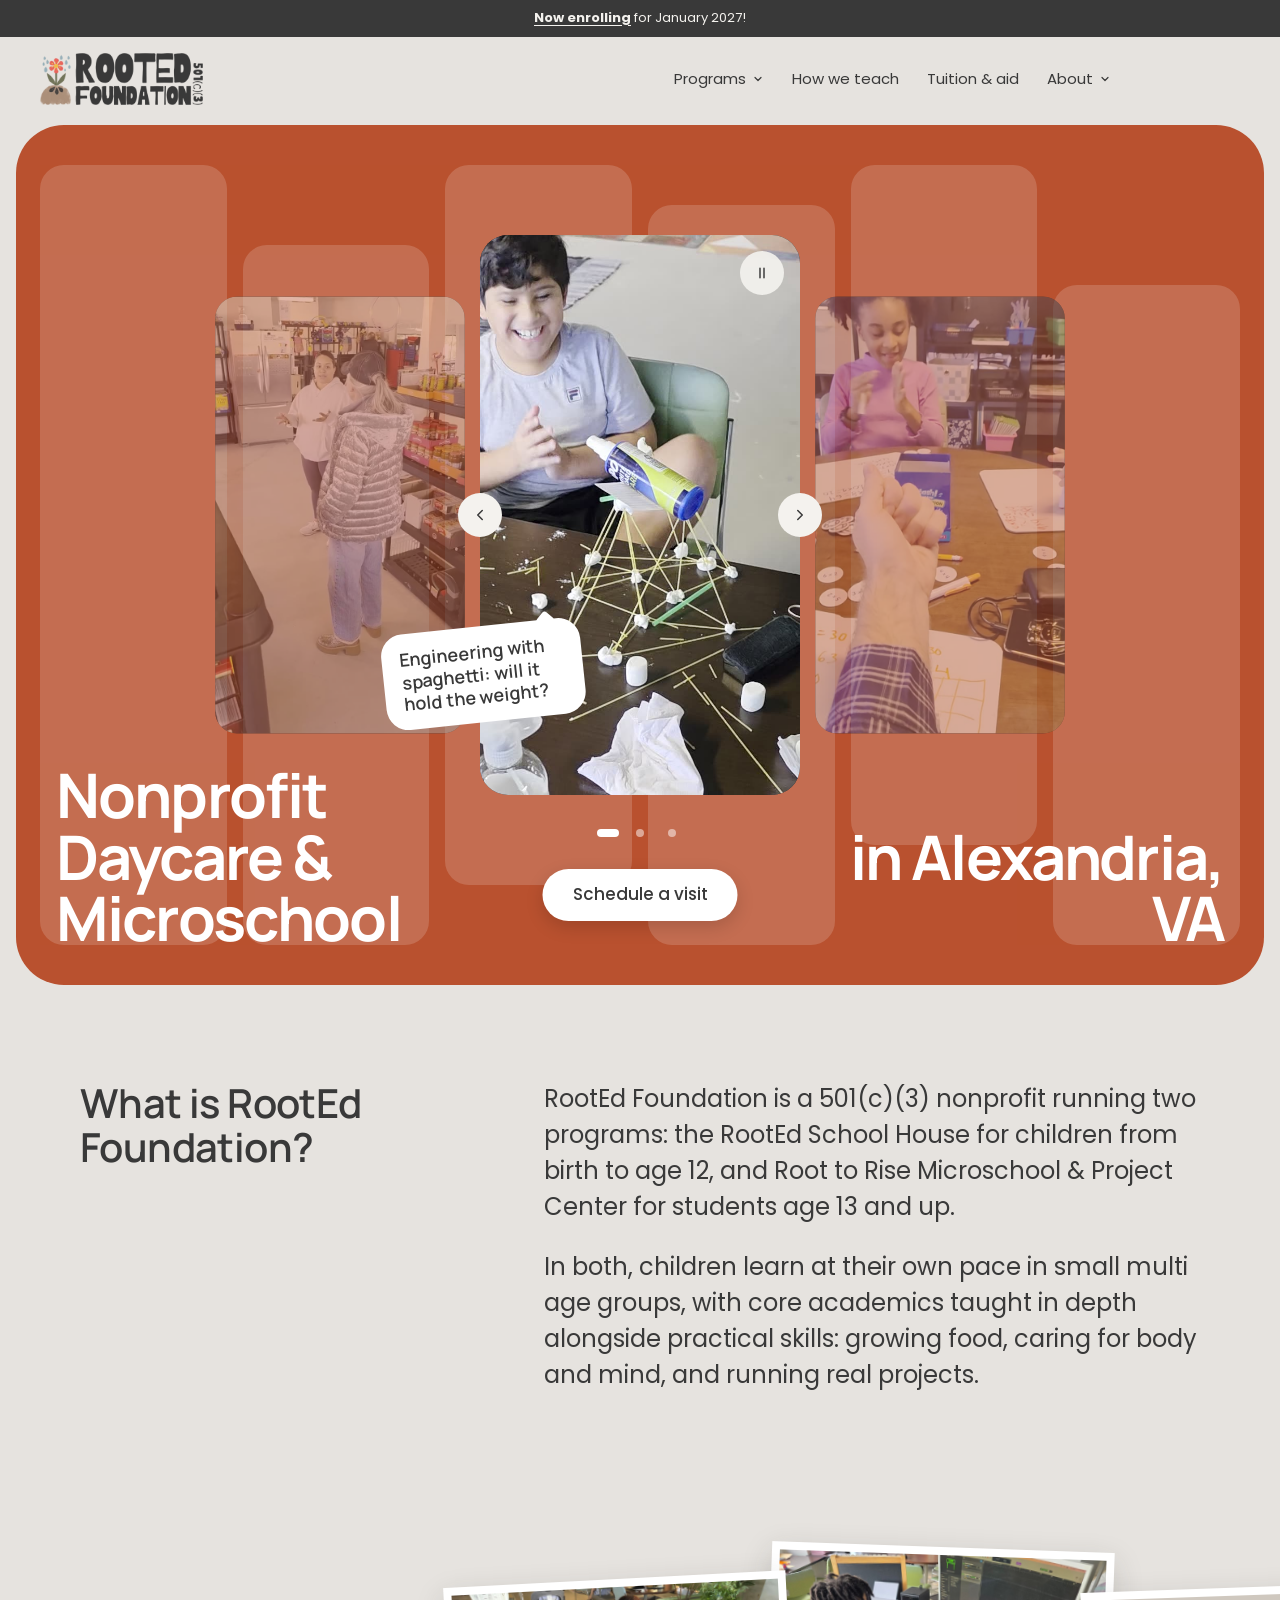
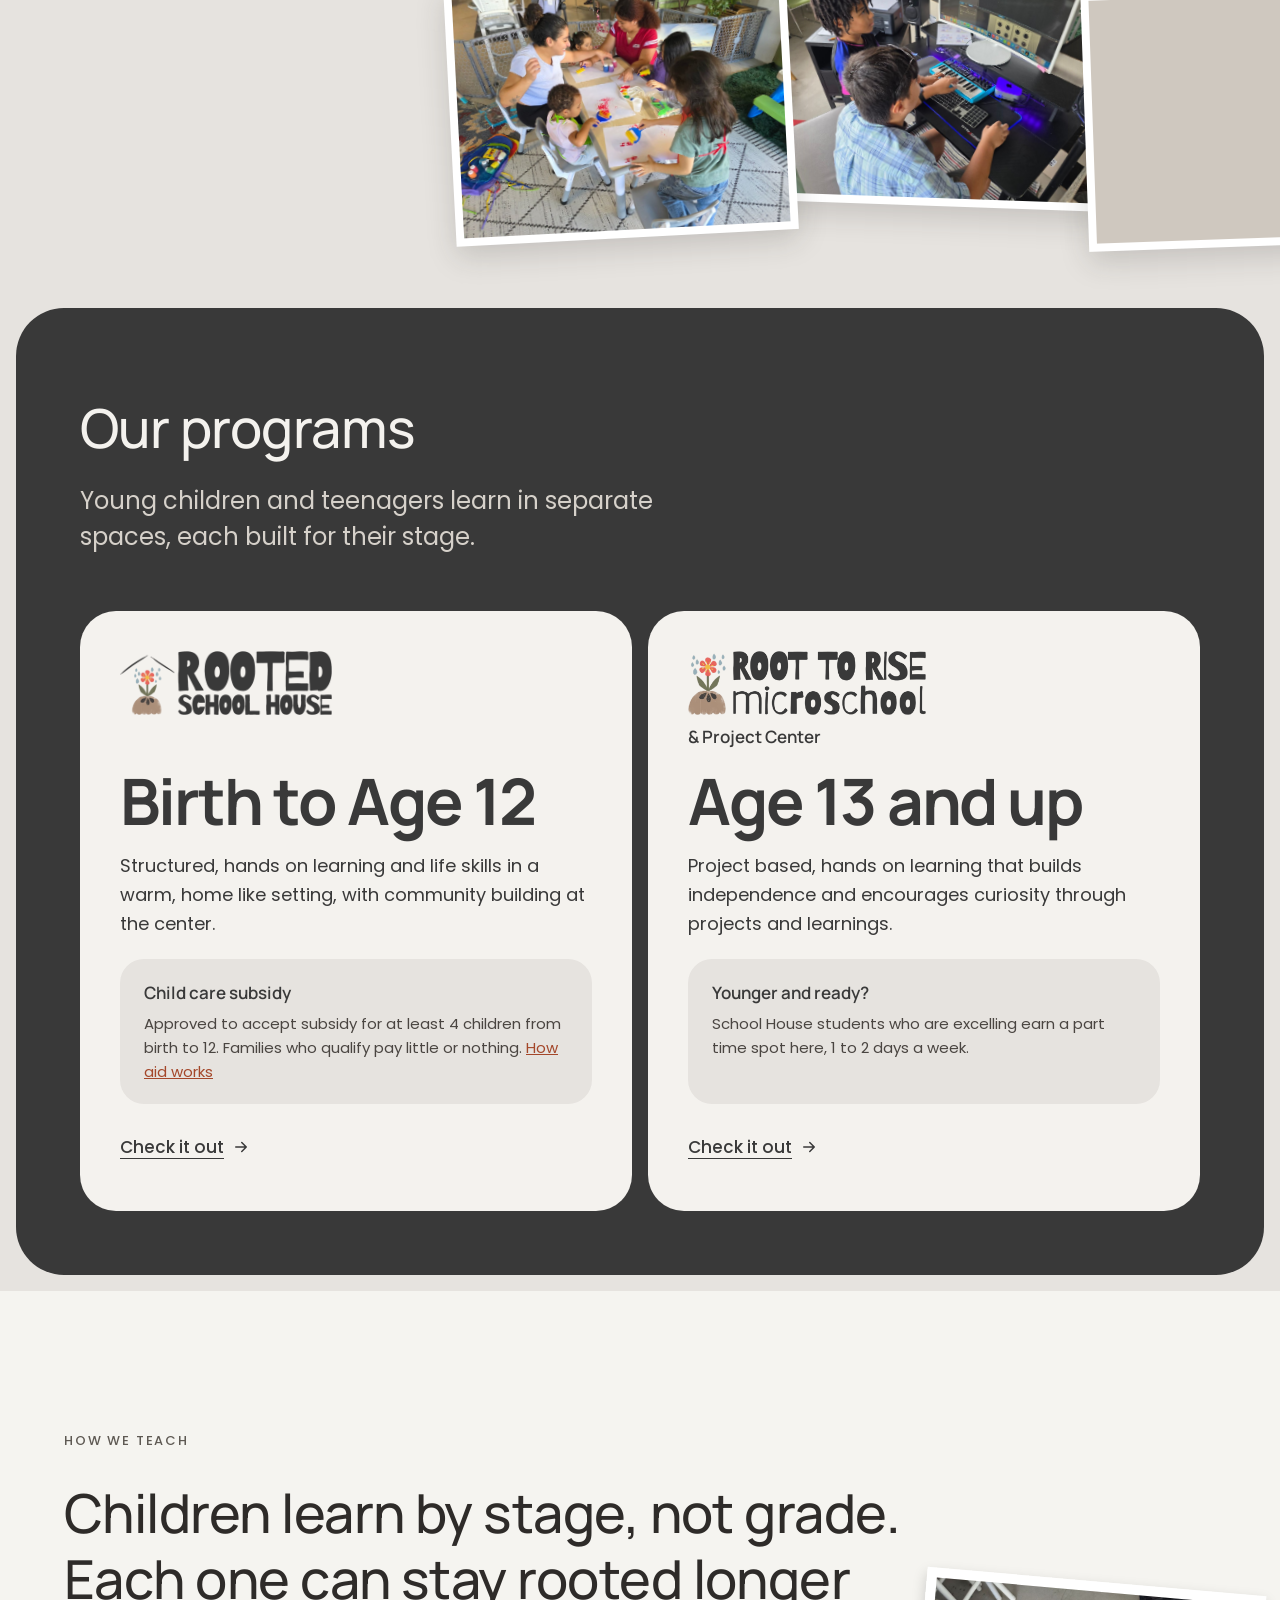
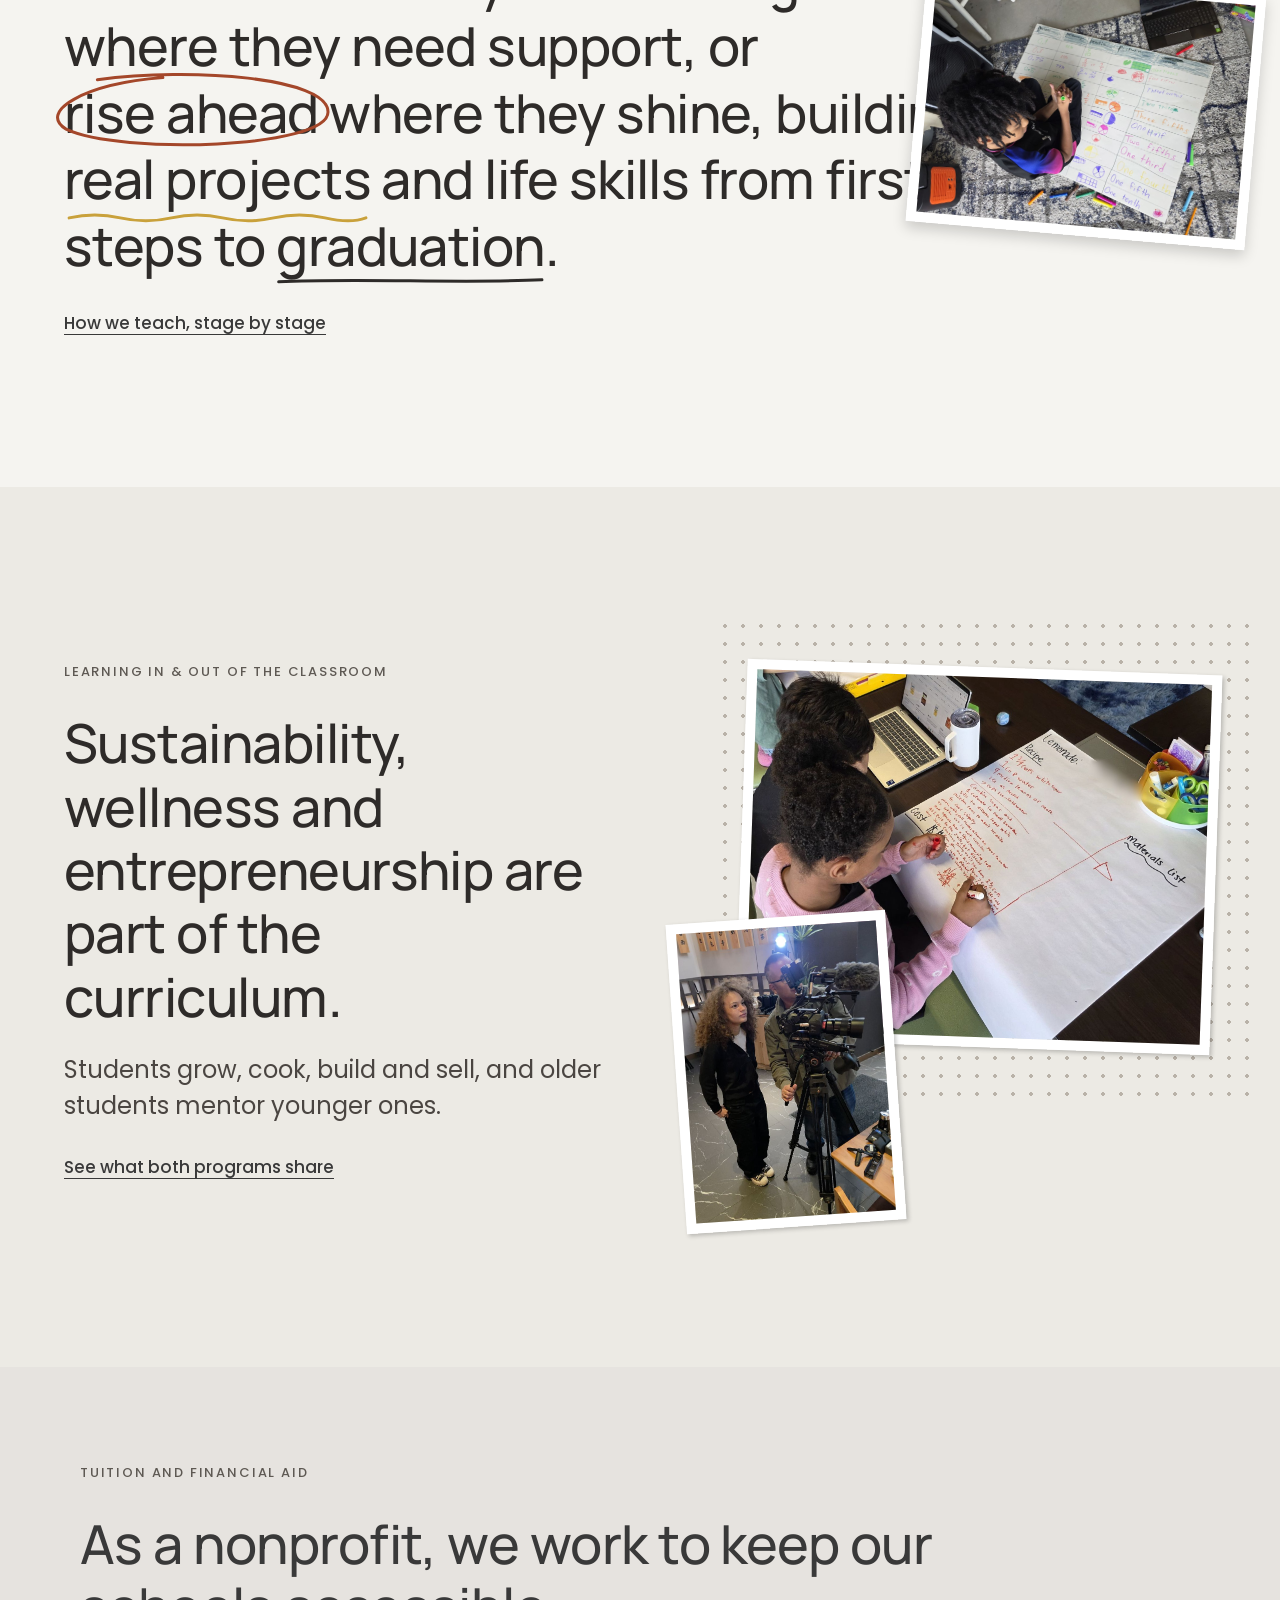
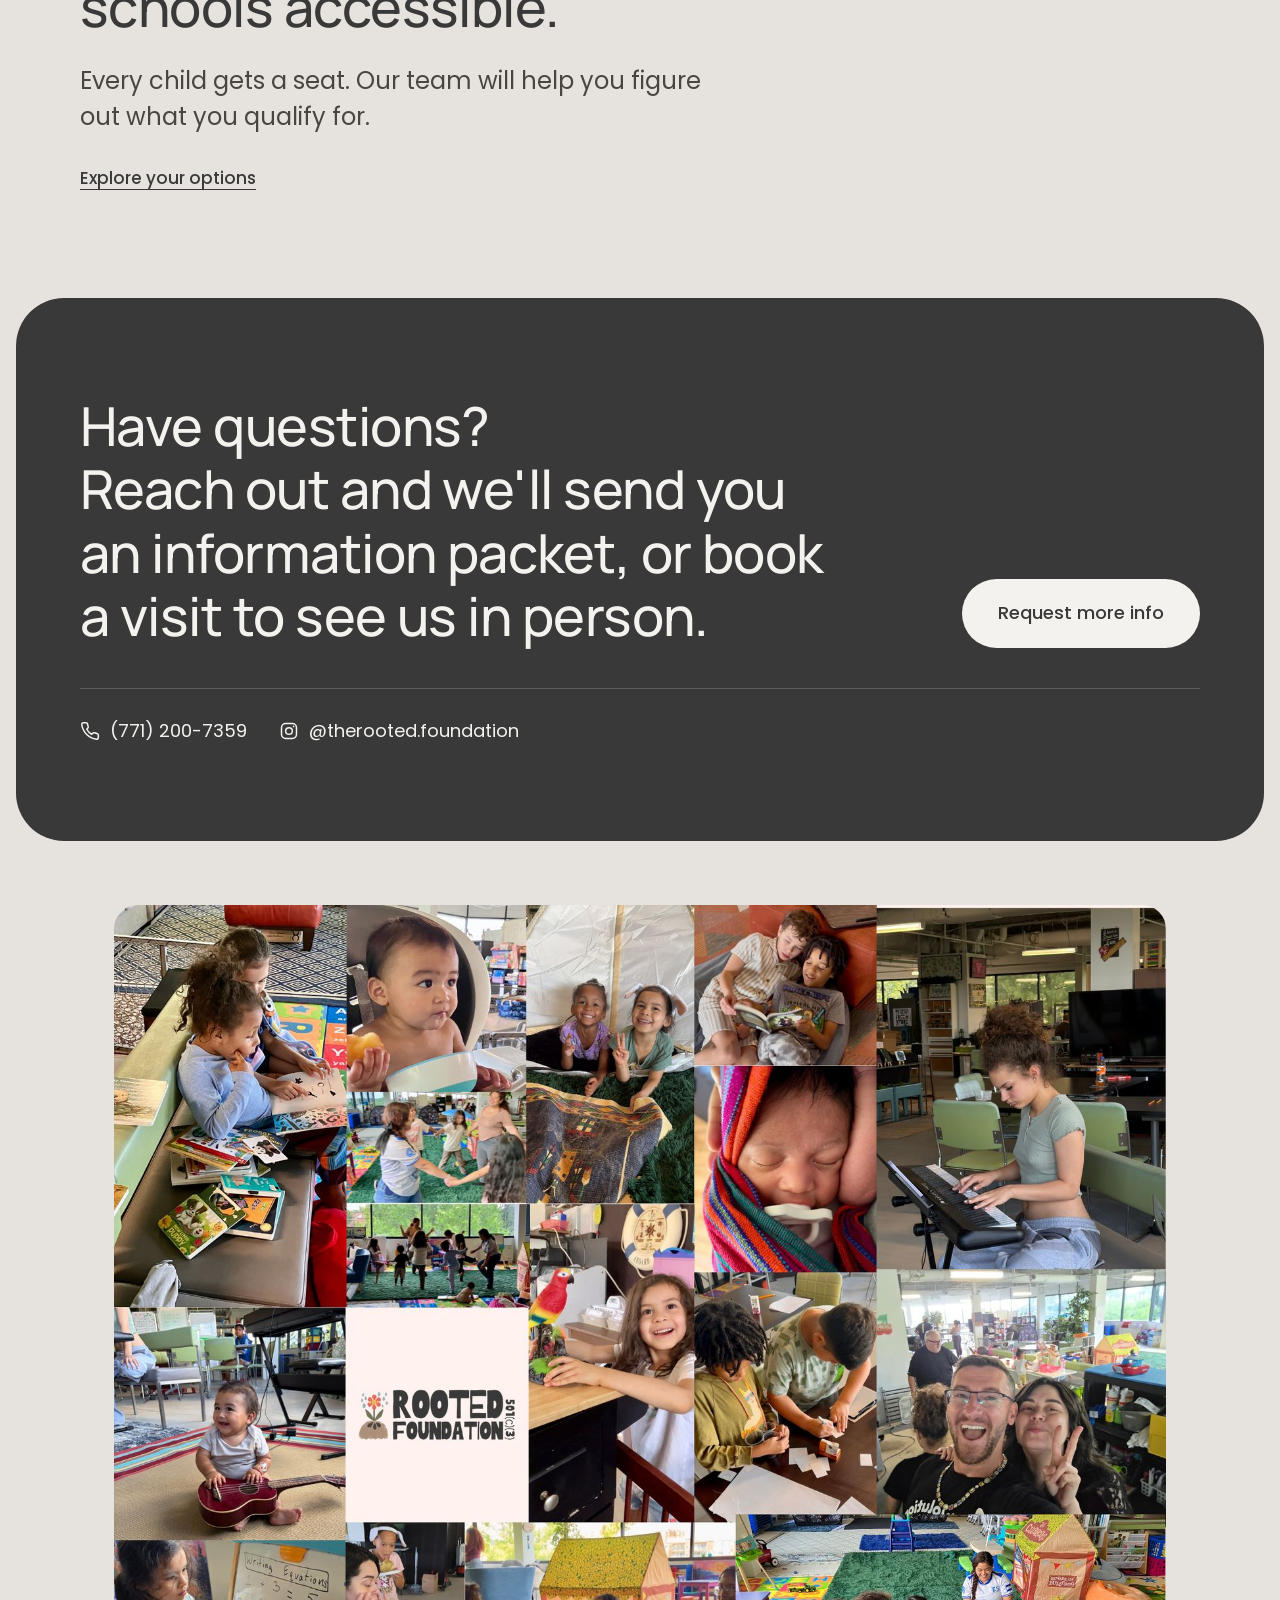
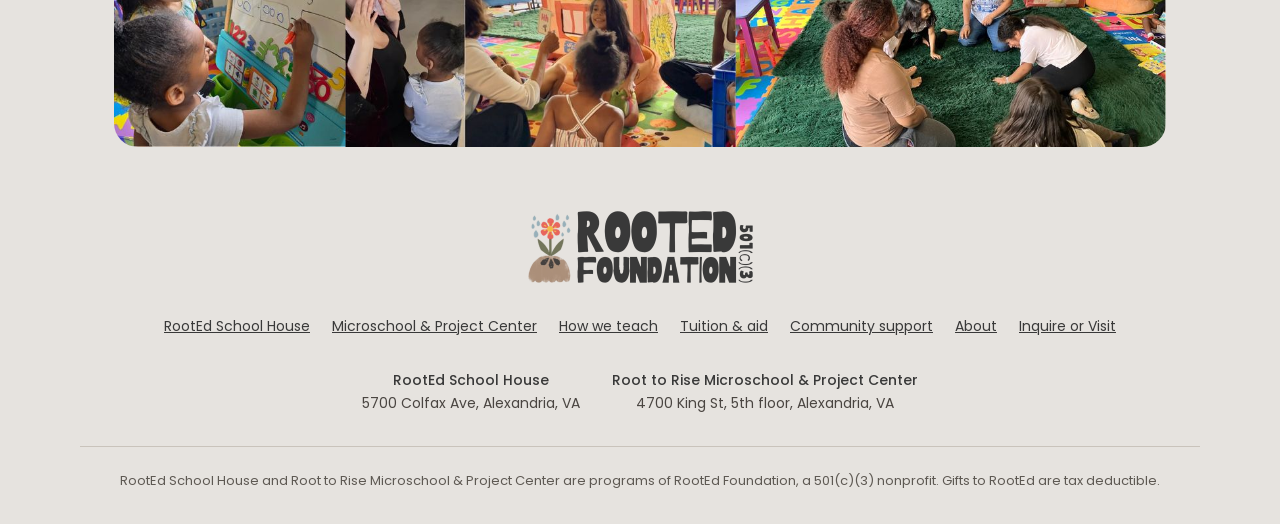
<file: index.html>
<!doctype html>
<html lang="en">
<head>
<!-- Google tag (Analytics) -->
<script async src="https://www.googletagmanager.com/gtm.js?id=GTM-T46C59ZP"></script>
<script>
  window.dataLayer = window.dataLayer || [];
  function gtag(){dataLayer.push(arguments);}
  gtag('js', new Date());
</script>
<meta charset="utf-8">
<meta name="viewport" content="width=device-width, initial-scale=1">
<title>Nonprofit Daycare & Microschool in Alexandria, VA | RootEd Foundation</title>
<meta name="description" content="RootEd Foundation runs a nonprofit daycare and learning house (birth to 12) and a project-based microschool (13 and up) in Alexandria, VA. Subsidies and scholarships available. Now enrolling for January 2027.">
<link rel="canonical" href="https://rooted-foundation.org/">
<meta property="og:type" content="website">
<meta property="og:site_name" content="RootEd Foundation">
<meta property="og:locale" content="en_US">
<meta property="og:title" content="Nonprofit Daycare & Microschool in Alexandria, VA | RootEd Foundation">
<meta property="og:description" content="RootEd Foundation runs a nonprofit daycare and learning house (birth to 12) and a project-based microschool (13 and up) in Alexandria, VA. Subsidies and scholarships available. Now enrolling for January 2027.">
<meta property="og:url" content="https://rooted-foundation.org/">
<meta property="og:image" content="https://rooted-foundation.org/assets/og/home.jpg">
<meta property="og:image:width" content="1200">
<meta property="og:image:height" content="630">
<meta name="twitter:card" content="summary_large_image">
<meta name="theme-color" content="#E6E3DF">
<link rel="icon" type="image/png" href="/favicon.png">
<link rel="apple-touch-icon" href="/apple-touch-icon.png">
<link rel="preconnect" href="https://fonts.googleapis.com">
<link rel="preconnect" href="https://fonts.gstatic.com" crossorigin>
<link href="https://fonts.googleapis.com/css2?family=Manrope:wght@400;500;600;700;800&family=Poppins:wght@400;500&display=swap" rel="stylesheet">
<link rel="stylesheet" href="/site.css?v=18">
<script type="application/ld+json">
{
 "@context": "https://schema.org",
 "@graph": [
  {
   "@type": "NGO",
   "@id": "https://rooted-foundation.org/#org",
   "name": "RootEd Foundation",
   "url": "https://rooted-foundation.org/",
   "logo": "https://rooted-foundation.org/assets/foundation.png",
   "image": "https://rooted-foundation.org/assets/og/home.jpg",
   "description": "RootEd Foundation is a 501(c)(3) nonprofit in Alexandria, Virginia that runs RootEd School House (birth to 12) and Root to Rise Microschool & Project Center (13 and up).",
   "slogan": "Rooted in community. Rising in possibility.",
   "nonprofitStatus": "Nonprofit501c3",
   "areaServed": {
    "@type": "City",
    "name": "Alexandria, Virginia"
   },
   "subOrganization": [
    {
     "@id": "https://rooted-foundation.org/schoolhouse/#place"
    },
    {
     "@id": "https://rooted-foundation.org/microschool/#place"
    }
   ]
  },
  {
   "@type": [
    "ChildCare",
    "EducationalOrganization"
   ],
   "@id": "https://rooted-foundation.org/schoolhouse/#place",
   "name": "RootEd School House",
   "url": "https://rooted-foundation.org/schoolhouse/",
   "image": "https://rooted-foundation.org/assets/og/schoolhouse.jpg",
   "description": "Nonprofit daycare and learning house for children from birth to age 12 in Alexandria, VA. Montessori and Reggio Emilia inspired, opening January 4, 2027.",
   "address": {
    "@type": "PostalAddress",
    "streetAddress": "5700 Colfax Ave",
    "addressLocality": "Alexandria",
    "addressRegion": "VA",
    "addressCountry": "US"
   },
   "parentOrganization": {
    "@id": "https://rooted-foundation.org/#org"
   }
  },
  {
   "@type": "School",
   "@id": "https://rooted-foundation.org/microschool/#place",
   "name": "Root to Rise Microschool & Project Center",
   "url": "https://rooted-foundation.org/microschool/",
   "image": "https://rooted-foundation.org/assets/og/microschool.jpg",
   "description": "Project-based microschool for learners 13 and up in Alexandria, VA, run by the nonprofit RootEd Foundation.",
   "address": {
    "@type": "PostalAddress",
    "streetAddress": "4700 King St, 5th floor",
    "addressLocality": "Alexandria",
    "addressRegion": "VA",
    "addressCountry": "US"
   },
   "parentOrganization": {
    "@id": "https://rooted-foundation.org/#org"
   }
  },
  {
   "@type": "WebSite",
   "@id": "https://rooted-foundation.org/#website",
   "url": "https://rooted-foundation.org/",
   "name": "RootEd Foundation",
   "publisher": {
    "@id": "https://rooted-foundation.org/#org"
   }
  }
 ]
}
</script>
</head>
<body class="has-hero-cta">
<div class="draft"><a href="/visit/?info">Now enrolling</a> for January 2027!</div>
<div class="page">

<header class="site-header wrap">
  <a class="logo" href="/"><img src="/assets/foundation.png" alt="RootEd Foundation home" width="900" height="288"></a>
  <nav class="nav" aria-label="Main">
    <div class="nav-item has-menu">
      <button class="nav-top" type="button" aria-expanded="false" aria-controls="menu-programs">Programs <svg aria-hidden="true" width="12" height="12" viewBox="0 0 24 24" fill="none" stroke="currentColor" stroke-width="2.4" stroke-linecap="round" stroke-linejoin="round"><path d="M6 9l6 6 6-6"/></svg></button>
      <div class="nav-menu" id="menu-programs">
        <a href="/schoolhouse/"><strong>RootEd School House</strong><span>Birth to 12 · Daycare and learning house</span></a>
        <a href="/microschool/"><strong>Root to Rise Microschool &amp; Project Center</strong><span>13 and up · Project based learning</span></a>
      </div>
    </div>
    <a class="plain" href="/approach/">How we teach</a>
    <a class="plain" href="/tuition/">Tuition &amp; aid</a>
    <div class="nav-item has-menu">
      <button class="nav-top" type="button" aria-expanded="false" aria-controls="menu-about">About <svg aria-hidden="true" width="12" height="12" viewBox="0 0 24 24" fill="none" stroke="currentColor" stroke-width="2.4" stroke-linecap="round" stroke-linejoin="round"><path d="M6 9l6 6 6-6"/></svg></button>
      <div class="nav-menu" id="menu-about">
        <a href="/about/"><strong>About RootEd Foundation</strong><span>Mission, values and leadership</span></a>
        <a href="/community/"><strong>Community support</strong><span>Free store, counseling and more</span></a>
      </div>
    </div>
    <a class="btn nav-cta" href="/visit">Visit us</a>
    <button class="menu-toggle" type="button" aria-expanded="false" aria-controls="mobile-menu" aria-label="Menu"><svg aria-hidden="true" width="20" height="20" viewBox="0 0 24 24" fill="none" stroke="#393939" stroke-width="2" stroke-linecap="round"><path d="M4 7h16M4 12h16M4 17h16"/></svg></button>
  </nav>
  <div class="mobile-menu" id="mobile-menu" hidden>
    <div class="mm-group">
      <p class="mm-label">Programs</p>
      <a href="/schoolhouse/">RootEd School House<span>Birth to 12</span></a>
      <a href="/microschool/">Root to Rise Microschool &amp; Project Center<span>13 and up</span></a>
    </div>
    <div class="mm-group">
      <a href="/approach/">How we teach</a>
      <a href="/tuition/">Tuition &amp; aid</a>
    </div>
    <div class="mm-group">
      <p class="mm-label">About</p>
      <a href="/about/">About RootEd Foundation</a>
      <a href="/community/">Community support</a>
    </div>
    <a class="btn" href="/visit">Inquire or Visit</a>
  </div>
</header>

<main>
<section id="top" class="hero wrap" style="background-color:#B9512F">
  <div class="hero-bg" aria-hidden="true"><div></div><div style="margin-top:80px"></div><div style="margin-bottom:60px"></div><div style="margin-top:40px"></div><div style="margin-bottom:100px"></div><div style="margin-top:120px"></div></div>
  <div class="carousel" role="region" aria-roledescription="carousel" aria-label="A day at RootEd">
    <div id="clips"></div>
    <div id="bubbles" aria-live="polite"></div>
    <button class="ctrl prev" type="button" aria-label="Previous moment"><svg aria-hidden="true" width="18" height="18" viewBox="0 0 24 24" fill="none" stroke="#393939" stroke-width="2" stroke-linecap="round" stroke-linejoin="round"><path d="M15 6l-6 6 6 6"/></svg></button>
    <button class="ctrl next" type="button" aria-label="Next moment"><svg aria-hidden="true" width="18" height="18" viewBox="0 0 24 24" fill="none" stroke="#393939" stroke-width="2" stroke-linecap="round" stroke-linejoin="round"><path d="M9 6l6 6-6 6"/></svg></button>
    <button class="ctrl pause" type="button" aria-label="Pause slideshow"><svg aria-hidden="true" width="16" height="16" viewBox="0 0 24 24" fill="none" stroke="#393939" stroke-width="2.2" stroke-linecap="round"><path d="M9 5v14M15 5v14"/></svg></button>
    <div class="dots" id="dots"></div>
  </div>
  <a class="btn-light hero-cta" id="hero-cta" href="/visit">Schedule a visit</a>
  <h1 class="hero-words">
    <span class="big left">Nonprofit Daycare &amp; Microschool</span>
    <span class="big right">in Alexandria, VA</span>
  </h1>
</section>

<section class="section wrap what">
  <div class="split">
    <div class="lead what-lead">
      <h2 class="h-l">What is RootEd Foundation?</h2>
    </div>
    <div class="body">
      <p class="big">RootEd Foundation is a 501(c)(3) nonprofit running two programs: the RootEd School House for children from birth to age 12, and Root to Rise Microschool &amp; Project Center for students age 13 and up.</p>
      <p class="big">In both, children learn at their own pace in small multi age groups, with core academics taught in depth alongside practical skills: growing food, caring for body and mind, and running real projects.</p>
    </div>
  </div>
</section>

<section class="strip" id="strip" aria-label="Photos from RootEd">
  <div class="strip-track" id="strip-track">
    <figure class="strip-card" style="--r:-3deg;--y:18px"><img class="zoom" src="/assets/photos/painting.jpg" alt="Young children painting together around a low table with a teacher" width="1600" height="1200" loading="lazy" decoding="async"></figure>
    <figure class="strip-card" style="--r:2deg;--y:-14px"><img class="zoom" src="/assets/photos/music.jpg" alt="Two students producing music on a keyboard and computer" width="1600" height="1200" loading="lazy" decoding="async"></figure>
    <figure class="strip-card" style="--r:-2deg;--y:26px"><img class="zoom" src="/assets/photos/phonics.jpg" alt="A teacher reading with a small group of children" width="1600" height="1200" loading="lazy" decoding="async"></figure>
    <figure class="strip-card" style="--r:3deg;--y:-6px"><img class="zoom" src="/assets/photos/building.jpg" alt="Two students building a spaghetti and marshmallow structure" width="1600" height="1200" loading="lazy" decoding="async"></figure>
    <figure class="strip-card" style="--r:-4deg;--y:10px"><img class="zoom" src="/assets/photos/toddlers.jpg" alt="Toddlers and a teacher on the mats in the emPOWER Kids gym" width="1600" height="1200" loading="lazy" decoding="async"></figure>
    <figure class="strip-card" style="--r:2deg;--y:-18px"><img class="zoom" src="/assets/photos/fractions.jpg" alt="A student making a fractions and decimals poster" width="1600" height="1200" loading="lazy" decoding="async"></figure>
    <figure class="strip-card" style="--r:-2deg;--y:22px"><img class="zoom" src="/assets/photos/math.jpg" alt="A smiling child working on a math worksheet" width="1600" height="1200" loading="lazy" decoding="async"></figure>
    <figure class="strip-card" style="--r:3deg;--y:-8px"><img class="zoom" src="/assets/photos/multiply.jpg" alt="Students playing a multiplication game at a round table" width="1600" height="900" loading="lazy" decoding="async"></figure>
    <figure class="strip-card" style="--r:-3deg;--y:14px"><img class="zoom" src="/assets/photos/sh-exterior.jpg" alt="RootEd School House at 5700 Colfax Ave, Alexandria, VA" width="1600" height="996" loading="lazy" decoding="async"></figure>
  </div>
</section>

<section id="programs" class="programs wrap">
  <div class="programs-head on-dark">
    <h2 class="sec-statement">Our programs</h2>
    <p class="sec-body">Young children and teenagers learn in separate spaces, each built for their stage.</p>
  </div>
  <div class="branches">
    <article class="branch">
      <div class="logo-block"><h3><img src="/assets/schoolhouse.png" alt="RootEd School House" width="900" height="272"></h3></div>
      <p class="age">Birth to Age 12</p>
      <p class="desc">Structured, hands on learning and life skills in a warm, home like setting, with community building at the center.</p>
      <div class="callout">
        <h4>Child care subsidy</h4>
        <p>Approved to accept subsidy for at least 4 children from birth to 12. Families who qualify pay little or nothing. <a href="/tuition/">How aid works</a></p>
      </div>
      <a class="more" href="/schoolhouse/">Check it out <svg aria-hidden="true" width="18" height="18" viewBox="0 0 24 24" fill="none" stroke="currentColor" stroke-width="2" stroke-linecap="round" stroke-linejoin="round"><path d="M5 12h14M13 6l6 6-6 6"/></svg></a>
    </article>
    <article class="branch">
      <div class="logo-block"><h3><img src="/assets/microschool.png" alt="Root to Rise Microschool &amp; Project Center" width="900" height="242"></h3><p class="sub">&amp; Project Center</p></div>
      <p class="age">Age 13 and up</p>
      <p class="desc">Project based, hands on learning that builds independence and encourages curiosity through projects and learnings.</p>
      <div class="callout">
        <h4>Younger and ready?</h4>
        <p>School House students who are excelling earn a part time spot here, 1 to 2 days a week.</p>
      </div>
      <a class="more" href="/microschool/">Check it out <svg aria-hidden="true" width="18" height="18" viewBox="0 0 24 24" fill="none" stroke="currentColor" stroke-width="2" stroke-linecap="round" stroke-linejoin="round"><path d="M5 12h14M13 6l6 6-6 6"/></svg></a>
    </article>
  </div>
</section>

<section id="approach" class="teach2" aria-labelledby="teach-title">
  <div class="t2-band t2-statement">
    <div class="t2-inner">
      <h2 id="teach-title" class="t2-eyebrow">How we teach</h2>
      <p class="t2-quote">Children learn by stage, not grade. Each one can stay rooted longer where they need support, or <span class="t2-mark t2-circle">rise ahead<svg aria-hidden="true" viewBox="0 0 200 80" preserveAspectRatio="none" fill="none"><path d="M34 10 C 100 -2, 196 8, 196 40 C 196 74, 50 80, 12 56 C -8 40, 24 14, 80 8" stroke="#A4472A" stroke-width="3" stroke-linecap="round" vector-effect="non-scaling-stroke"/></svg></span> where they shine, building <span class="t2-mark t2-squig">real projects<svg aria-hidden="true" viewBox="0 0 120 12" preserveAspectRatio="none" fill="none"><path d="M2 7 Q 12 1, 22 7 T 42 7 T 62 7 T 82 7 T 102 7 T 118 7" stroke="#C9A13B" stroke-width="3" stroke-linecap="round" vector-effect="non-scaling-stroke"/></svg></span> and life skills from first steps to <span class="t2-mark t2-under">graduation<svg aria-hidden="true" viewBox="0 0 200 10" preserveAspectRatio="none" fill="none"><path d="M2 6 C 60 2, 140 8, 198 4" stroke="#2E2B29" stroke-width="3" stroke-linecap="round" vector-effect="non-scaling-stroke"/></svg></span>.</p>
      <p class="t2-more"><a class="more" href="/approach/">How we teach, stage by stage</a></p>
      <img class="t2-feature" src="/assets/photos/fractions-chart.jpg" alt="A student sitting on a rug beside a hand-drawn poster that matches decimals, percentages, fractions, pictures and words" width="1600" height="1200" loading="lazy" decoding="async">
    </div>
  </div>
  <div class="t2-band t2-inout">
    <div class="t2-inner t2-grid">
      <div class="t2-copy">
        
        <h3 class="sec-eyebrow">Learning in &amp; out of the classroom</h3>
        <p class="sec-statement">Sustainability, wellness and entrepreneurship are part of the curriculum.</p>
        <p class="sec-body">Students grow, cook, build and sell, and older students mentor younger ones.</p>
        <p class="t2-more"><a class="more" href="/approach/">See what both programs share</a></p>
      </div>
      <div class="t2-photos">
        <div class="t2-dots" aria-hidden="true"></div>
        <img class="t2-pol t2-p1" src="/assets/photos/lemonade.jpg?v=2" alt="Students writing out a lemonade recipe, cost and materials list on a big poster" width="1600" height="1190" loading="lazy" decoding="async">
        <img class="t2-pol t2-p2" src="/assets/photos/nbc-filming.jpg" alt="A student watching an NBC4 Washington camera operator set up a shot" width="675" height="1200" loading="lazy" decoding="async">
      </div>
    </div>
  </div>
</section>

<section id="tuition" class="section wrap">
  <div class="tuition-head" style="margin-bottom:0">
    <h2 class="sec-eyebrow">Tuition and financial aid</h2>
    <p class="sec-statement">As a nonprofit, we work to keep our schools accessible.</p>
    <p class="sec-body">Every child gets a seat. Our team will help you figure out what you qualify for.</p>
    <p class="t2-more"><a class="more" href="/tuition/">Explore your options</a></p>
  </div>
</section>

<section id="visit" class="visit wrap">
  <div class="visit-top">
    <h2>Have questions?<br>Reach out and we'll send you an information packet, or book a visit to see us in person.</h2>
    <a class="btn-light" href="/visit/?info">Request more info</a>
  </div>
  <div class="visit-contact">
    <a href="tel:+17712007359"><svg aria-hidden="true" width="20" height="20" viewBox="0 0 24 24" fill="none" stroke="currentColor" stroke-width="1.8" stroke-linecap="round" stroke-linejoin="round"><path d="M22 16.9v3a2 2 0 0 1-2.2 2 19.8 19.8 0 0 1-8.6-3.1 19.5 19.5 0 0 1-6-6A19.8 19.8 0 0 1 2.1 4.2 2 2 0 0 1 4.1 2h3a2 2 0 0 1 2 1.7c.1 1 .4 1.9.7 2.8a2 2 0 0 1-.5 2.1L8 9.9a16 16 0 0 0 6 6l1.3-1.3a2 2 0 0 1 2.1-.4c.9.3 1.8.6 2.8.7a2 2 0 0 1 1.7 2z"/></svg>(771) 200-7359</a>
    <a href="https://www.instagram.com/therooted.foundation/" target="_blank" rel="noopener"><svg aria-hidden="true" width="20" height="20" viewBox="0 0 24 24" fill="none" stroke="currentColor" stroke-width="1.8" stroke-linecap="round" stroke-linejoin="round"><rect x="3" y="3" width="18" height="18" rx="5"/><circle cx="12" cy="12" r="4"/><circle cx="17.5" cy="6.5" r="1" fill="currentColor" stroke="none"/></svg>@therooted.foundation</a>
  </div>
</section>



</main>

<div class="collage-band"><img src="/assets/photos/community-collage.jpg" alt="A collage of RootEd students, babies and teachers reading, painting, making music and playing together, with the RootEd Foundation logo in the center" width="1600" height="1280" loading="lazy" decoding="async"></div>

<footer class="footer wrap">
  <a href="/"><img src="/assets/foundation.png" alt="RootEd Foundation home" width="900" height="288" loading="lazy"></a>
  <nav aria-label="Footer">
    <a href="/schoolhouse/">RootEd School House</a>
    <a href="/microschool/">Microschool &amp; Project Center</a>
    <a href="/approach/">How we teach</a>
    <a href="/tuition/">Tuition &amp; aid</a>
    <a href="/community/">Community support</a>
    <a href="/about/">About</a>
    <a href="/visit">Inquire or Visit</a>
  </nav>
  <address>
    <span><strong>RootEd School House</strong>5700 Colfax Ave, Alexandria, VA</span>
    <span><strong>Root to Rise Microschool &amp; Project Center</strong>4700 King St, 5th floor, Alexandria, VA</span>
  </address>
  <p class="fine">RootEd School House and Root to Rise Microschool &amp; Project Center are programs of RootEd Foundation, a 501(c)(3) nonprofit. Gifts to RootEd are tax deductible.</p>
</footer>
</div>

<script>
(function(){
  var reduce = window.matchMedia('(prefers-reduced-motion: reduce)').matches;
  var mq = window.matchMedia('(max-width: 820px)');

  /* ---------- Hero carousel ---------- */
  var data = [
    { label:'engineering challenge', blurb:'Engineering with spaghetti: will it hold the weight?', color:'#B9512F', video:'/assets/videos/engineering.mp4', poster:'/assets/videos/engineering.jpg' },
    { label:'multiplication game', blurb:'Learning multiplication by playing, not memorizing', color:'#4F6B3A', video:'/assets/videos/multiplication.mp4', poster:'/assets/videos/multiplication.jpg' },
    { label:'community free store', blurb:'Our student-led Community Free Store, featured on ', link:{text:'NBC4', href:'/community/#nbc4'}, color:'#7A5A2E', video:'/assets/videos/free-store.mp4', poster:'/assets/videos/free-store.jpg' }
    // To add a slide: drop the .mp4 and a poster .jpg in assets/videos/ and add a line here.
  ];
  var hero = document.getElementById('top');
  var clipsEl = document.getElementById('clips');
  var bubblesEl = document.getElementById('bubbles');
  var dotsEl = document.getElementById('dots');
  var idx = 0, playing = !reduce, timer = null;
  var clips = [], bubbles = [], dots = [];

  data.forEach(function(d, i){
    var c = document.createElement('button');
    c.type = 'button'; c.className = 'clip';
    c.setAttribute('aria-label', 'Show ' + d.label);
    c.innerHTML = d.video
      ? '<video src="' + d.video + '" poster="' + d.poster + '" muted loop playsinline preload="metadata"' + (reduce ? '' : ' autoplay') + ' aria-hidden="true"></video>'
      : '<span>Video: ' + d.label + '</span>';
    c.addEventListener('click', function(){ go(i); });
    clipsEl.appendChild(c); clips.push(c);
    var b = document.createElement('p');
    b.className = 'bubble'; b.textContent = d.blurb;
    if (d.link) { var a = document.createElement('a'); a.href = d.link.href; a.textContent = d.link.text; a.className = 'bubble-link'; b.appendChild(a); }
    bubblesEl.appendChild(b); bubbles.push(b);
    var t = document.createElement('button');
    t.type = 'button'; t.setAttribute('aria-label', 'Show ' + d.label);
    t.innerHTML = '<span></span>';
    t.addEventListener('click', function(){ go(i); });
    dotsEl.appendChild(t); dots.push(t);
  });

  function layout(){
    var small = mq.matches;
    var near = small ? 230 : 300, far = small ? 400 : 520;
    clips.forEach(function(c, i){
      var n = data.length, half = Math.floor(n / 2); var o = i - idx; if (o > half) o -= n; if (o < -half) o += n;
      var a = Math.abs(o), sign = o > 0 ? 1 : -1;
      var x = a === 0 ? 0 : sign * (a === 1 ? near : far);
      var s = a === 0 ? 1 : (a === 1 ? 0.78 : 0.6);
      c.style.transform = 'translateX(' + x + 'px) scale(' + s + ')';
      c.style.opacity = a === 0 ? 1 : (a === 1 ? 0.5 : 0);
      c.style.zIndex = a === 0 ? 5 : (a === 1 ? 3 : 1);
      c.setAttribute('aria-label', a === 0 ? 'Now showing: ' + data[i].label : 'Show ' + data[i].label);
      c.tabIndex = a <= 1 ? 0 : -1;
      bubbles[i].classList.toggle('on', a === 0);
      bubbles[i].setAttribute('aria-hidden', a === 0 ? 'false' : 'true');
      dots[i].setAttribute('aria-current', a === 0 ? 'true' : 'false');
    });
    hero.style.backgroundColor = data[idx].color;
  }
  function go(i){ var n = data.length; idx = ((i % n) + n) % n; layout(); restart(); }
  // Advance after the current video plays through once; slides without video wait 6s.
  var shownIdx = -1, endedHandler = null;
  function restart(){
    clearInterval(timer); clearTimeout(timer);
    var cur = clips[idx].querySelector('video');
    clips.forEach(function(c, i){ var v = c.querySelector('video'); if (!v) return; v.loop = !(i === idx && playing); if (i !== idx && v.paused && !reduce) { var q = v.play(); if (q && q.catch) q.catch(function(){}); } });
    if (endedHandler && endedHandler.v) endedHandler.v.removeEventListener('ended', endedHandler);
    endedHandler = null;
    var fresh = shownIdx !== idx; shownIdx = idx;
    if (!playing) return;
    if (!cur) { timer = setTimeout(function(){ go(idx + 1); }, 6000); return; }
    if (fresh) { try { cur.currentTime = 0; } catch (e) {} }
    var p = cur.play(); if (p && p.catch) p.catch(function(){});
    endedHandler = function(){ go(idx + 1); }; endedHandler.v = cur;
    cur.addEventListener('ended', endedHandler);
    // Fallback if the browser won't play it (e.g. low-power mode): move on after its length.
    var wait = function(){ var d = isFinite(cur.duration) && cur.duration > 0 ? cur.duration : 20; return (d - (cur.currentTime || 0)) * 1000 + 2500; };
    timer = setTimeout(function(){ if (cur.paused) go(idx + 1); else timer = setTimeout(function(){ go(idx + 1); }, wait()); }, wait());
  }
  document.querySelector('.ctrl.prev').addEventListener('click', function(){ go(idx - 1); });
  document.querySelector('.ctrl.next').addEventListener('click', function(){ go(idx + 1); });
  var pauseBtn = document.querySelector('.ctrl.pause');
  var pauseIcon = pauseBtn.innerHTML;
  var playIcon = '<svg aria-hidden="true" width="16" height="16" viewBox="0 0 24 24" fill="#393939"><path d="M8 5l11 7-11 7z"/></svg>';
  function setPauseUi(){ pauseBtn.innerHTML = playing ? pauseIcon : playIcon; pauseBtn.setAttribute('aria-label', playing ? 'Pause slideshow' : 'Play slideshow'); }
  pauseBtn.addEventListener('click', function(){ playing = !playing; setPauseUi(); restart(); });
  // swipe on touch
  var sx = null;
  clipsEl.addEventListener('touchstart', function(e){ sx = e.touches[0].clientX; }, { passive:true });
  clipsEl.addEventListener('touchend', function(e){ if (sx === null) return; var dx = e.changedTouches[0].clientX - sx; if (Math.abs(dx) > 40) go(idx + (dx < 0 ? 1 : -1)); sx = null; });
  mq.addEventListener('change', layout);
  if (data.length < 2) { ['.ctrl.prev','.ctrl.next'].forEach(function(q){ document.querySelector(q).hidden = true; }); dotsEl.hidden = true; }
  setPauseUi(); layout(); restart();

  /* ---------- Header button appears once the hero's "Schedule a visit" scrolls away ---------- */
  var heroCta = document.getElementById('hero-cta');
  var hdr = document.querySelector('.site-header');
  if (heroCta) {
    var ctaTick = false;
    var checkCta = function(){
      ctaTick = false;
      var passed = heroCta.getBoundingClientRect().bottom < (hdr ? hdr.getBoundingClientRect().bottom : 0);
      document.body.classList.toggle('cta-passed', passed);
    };
    window.addEventListener('scroll', function(){ if (!ctaTick) { ctaTick = true; requestAnimationFrame(checkCta); } }, { passive:true });
    window.addEventListener('resize', checkCta);
    checkCta();
  }

  /* ---------- Photo strip: slides sideways as the page scrolls ---------- */
  var strip = document.getElementById('strip');
  var track = document.getElementById('strip-track');
  if (strip && track && !reduce) {
    var stripTick = false;
    var moveStrip = function(){
      stripTick = false;
      var r = strip.getBoundingClientRect(), vh = window.innerHeight, vw = strip.clientWidth;
      var t = Math.max(0, Math.min(1, (vh - r.top) / (vh + r.height)));
      var start = vw * 0.35, end = -(track.scrollWidth - vw * 0.65);
      track.style.transform = 'translate3d(' + (start + (end - start) * t).toFixed(1) + 'px,0,0)';
    };
    window.addEventListener('scroll', function(){ if (!stripTick) { stripTick = true; requestAnimationFrame(moveStrip); } }, { passive:true });
    window.addEventListener('resize', moveStrip);
    moveStrip();
  } else if (strip) { strip.classList.add('is-static'); }

  /* ---------- Program dialogs ---------- */
  document.querySelectorAll('[data-open]').forEach(function(btn){
    var d = document.getElementById(btn.getAttribute('data-open'));
    btn.addEventListener('click', function(){ d.showModal(); });
    d.querySelector('[data-close]').addEventListener('click', function(){ d.close(); });
    d.addEventListener('click', function(e){ if (e.target === d) d.close(); });
    d.addEventListener('close', function(){ btn.focus(); });
  });
})();
</script>
<script>
/* Hand-drawn marks (circle, squiggle, underline) draw themselves in as they scroll into view. */
(function(){
  if(!('IntersectionObserver' in window)) return;
  if(window.matchMedia && matchMedia('(prefers-reduced-motion: reduce)').matches) return;
  function len(path){
    // Non-scaling strokes dash in screen pixels, so measure the path on screen.
    if(getComputedStyle(path).vectorEffect!=='non-scaling-stroke') return path.getTotalLength();
    var m=path.getScreenCTM(), L=path.getTotalLength(), n=48, d=0, prev=null;
    for(var i=0;i<=n;i++){
      var pt=path.getPointAtLength(L*i/n), x=m.a*pt.x+m.c*pt.y+m.e, y=m.b*pt.x+m.d*pt.y+m.f;
      if(prev) d+=Math.hypot(x-prev[0],y-prev[1]);
      prev=[x,y];
    }
    return d;
  }
  function hide(path){
    var l=Math.ceil(len(path))+2;
    path.style.transition='none';
    path.style.strokeDasharray=l+' '+l;
    path.style.strokeDashoffset=l;
  }
  function draw(path,delay,dur){
    path.getBoundingClientRect();
    path.style.transition='stroke-dashoffset '+dur+'ms cubic-bezier(.65,0,.35,1) '+delay+'ms';
    path.style.strokeDashoffset='0';
    path.addEventListener('transitionend',function done(){
      path.removeEventListener('transitionend',done);
      path.style.transition=path.style.strokeDasharray=path.style.strokeDashoffset='';
    });
  }
  var groups=[];
  var quote=document.querySelector('.t2-quote');
  if(quote) groups.push({el:quote, paths:[].slice.call(quote.querySelectorAll('.t2-mark svg path')), durs:[900,700,600], gap:350});
  groups.forEach(function(g){ g.paths.forEach(hide); });
  var io=new IntersectionObserver(function(entries){
    entries.forEach(function(e){
      if(!e.isIntersecting) return;
      var g=groups.filter(function(x){return x.el===e.target;})[0]; if(!g) return;
      io.unobserve(e.target);
      var t=250;
      g.paths.forEach(function(p,i){ var d=g.durs[i]||600; hide(p); draw(p,t,d); t+=d+g.gap; });
    });
  },{threshold:0.5, rootMargin:'0px 0px -10% 0px'});
  groups.forEach(function(g){ io.observe(g.el); });
})();
</script>
<script src="/site.js?v=4" defer></script>
</body>
</html>
</file>
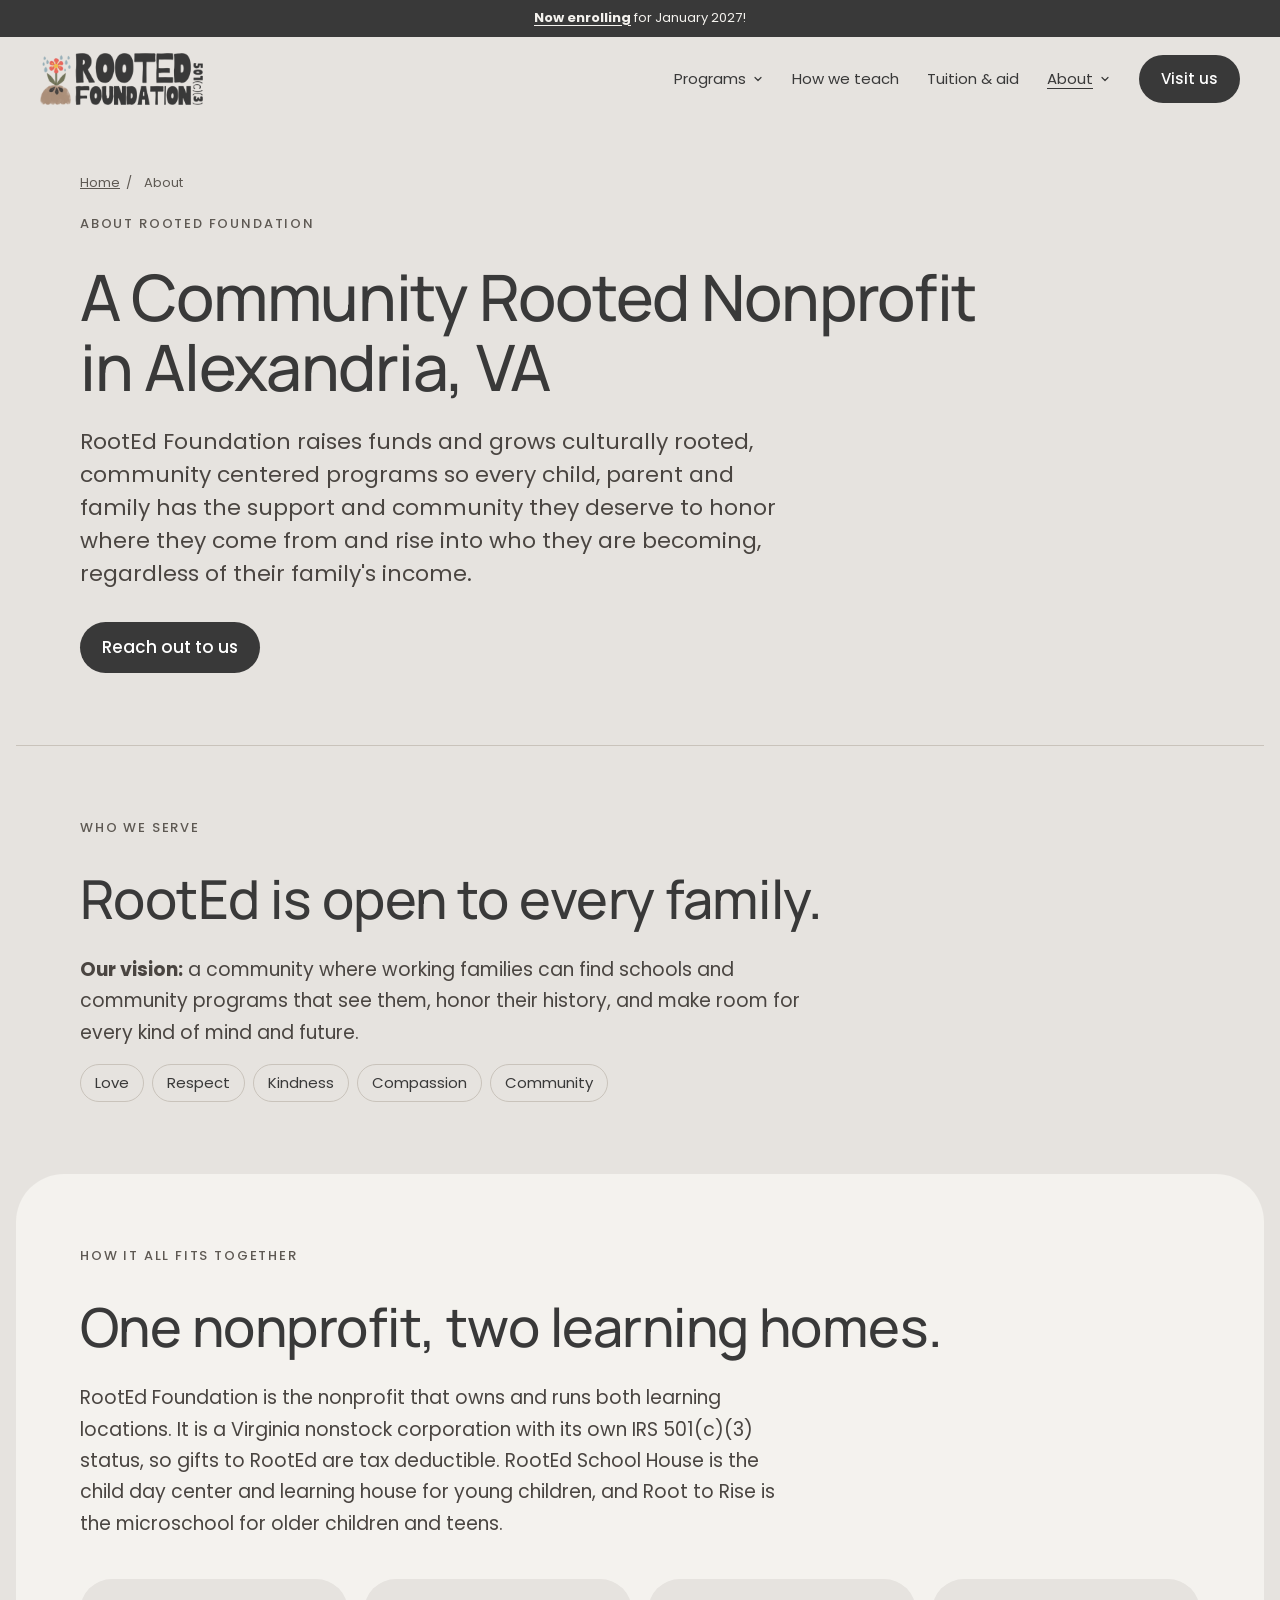
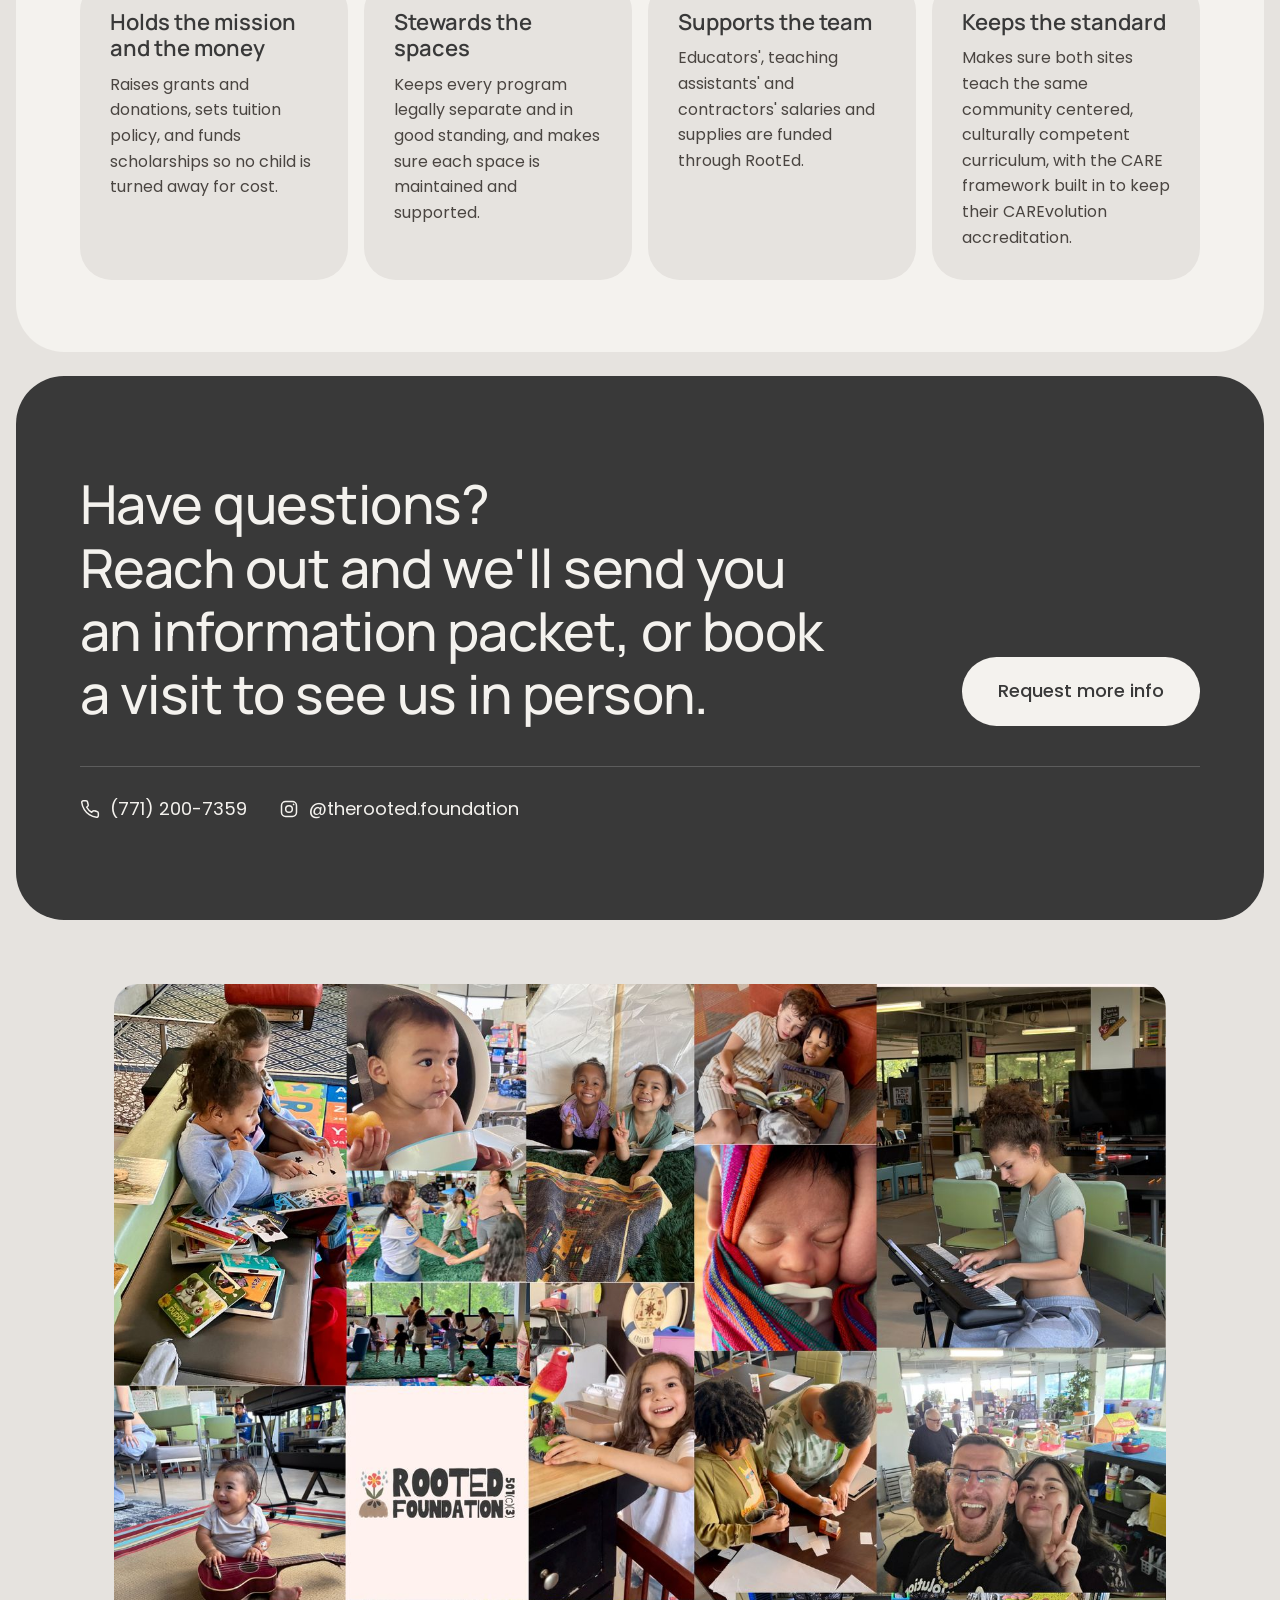
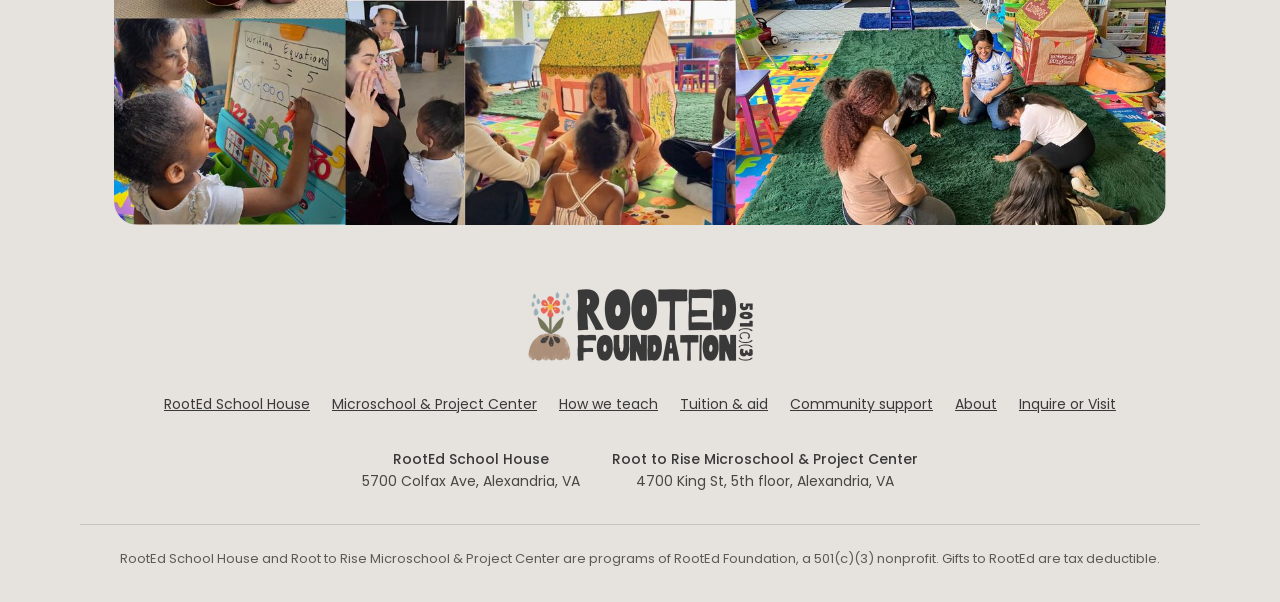
<file: about/index.html>
<!doctype html>
<html lang="en">
<head>
<!-- Google tag (Analytics) -->
<script async src="https://www.googletagmanager.com/gtm.js?id=GTM-T46C59ZP"></script>
<script>
  window.dataLayer = window.dataLayer || [];
  function gtag(){dataLayer.push(arguments);}
  gtag('js', new Date());
</script>
<meta charset="utf-8">
<meta name="viewport" content="width=device-width, initial-scale=1">
<title>About RootEd Foundation | 501(c)(3) Nonprofit in Alexandria, VA</title>
<meta name="description" content="RootEd Foundation is a 501(c)(3) nonprofit in Alexandria, VA that grows culturally rooted, community-centered programs so every family has the support it deserves, regardless of income.">
<link rel="canonical" href="https://rooted-foundation.org/about/">
<meta property="og:type" content="website">
<meta property="og:site_name" content="RootEd Foundation">
<meta property="og:locale" content="en_US">
<meta property="og:title" content="About RootEd Foundation | 501(c)(3) Nonprofit in Alexandria, VA">
<meta property="og:description" content="RootEd Foundation is a 501(c)(3) nonprofit in Alexandria, VA that grows culturally rooted, community-centered programs so every family has the support it deserves, regardless of income.">
<meta property="og:url" content="https://rooted-foundation.org/about/">
<meta property="og:image" content="https://rooted-foundation.org/assets/og/about.jpg">
<meta property="og:image:width" content="1200">
<meta property="og:image:height" content="630">
<meta name="twitter:card" content="summary_large_image">
<meta name="theme-color" content="#E6E3DF">
<link rel="icon" type="image/png" href="/favicon.png">
<link rel="apple-touch-icon" href="/apple-touch-icon.png">
<link rel="preconnect" href="https://fonts.googleapis.com">
<link rel="preconnect" href="https://fonts.gstatic.com" crossorigin>
<link href="https://fonts.googleapis.com/css2?family=Manrope:wght@400;500;600;700;800&family=Poppins:wght@400;500&display=swap" rel="stylesheet">
<link rel="stylesheet" href="/site.css?v=18">
<script type="application/ld+json">
{
 "@context": "https://schema.org",
 "@graph": [
  {
   "@type": "NGO",
   "@id": "https://rooted-foundation.org/#org",
   "name": "RootEd Foundation",
   "url": "https://rooted-foundation.org/",
   "logo": "https://rooted-foundation.org/assets/foundation.png",
   "image": "https://rooted-foundation.org/assets/og/home.jpg",
   "description": "RootEd Foundation is a 501(c)(3) nonprofit in Alexandria, Virginia that runs RootEd School House (birth to 12) and Root to Rise Microschool & Project Center (13 and up).",
   "slogan": "Rooted in community. Rising in possibility.",
   "nonprofitStatus": "Nonprofit501c3",
   "areaServed": {
    "@type": "City",
    "name": "Alexandria, Virginia"
   },
   "subOrganization": [
    {
     "@id": "https://rooted-foundation.org/schoolhouse/#place"
    },
    {
     "@id": "https://rooted-foundation.org/microschool/#place"
    }
   ]
  },
  {
   "@type": "BreadcrumbList",
   "itemListElement": [
    {
     "@type": "ListItem",
     "position": 1,
     "name": "Home",
     "item": "https://rooted-foundation.org/"
    },
    {
     "@type": "ListItem",
     "position": 2,
     "name": "About",
     "item": "https://rooted-foundation.org/about/"
    }
   ]
  }
 ]
}
</script>
</head>
<body>
<div class="draft"><a href="/visit/?info">Now enrolling</a> for January 2027!</div>
<div class="page">
<header class="site-header wrap">
  <a class="logo" href="/"><img src="/assets/foundation.png" alt="RootEd Foundation home" width="900" height="288"></a>
  <nav class="nav" aria-label="Main">
    <div class="nav-item has-menu">
      <button class="nav-top" type="button" aria-expanded="false" aria-controls="menu-programs">Programs <svg aria-hidden="true" width="12" height="12" viewBox="0 0 24 24" fill="none" stroke="currentColor" stroke-width="2.4" stroke-linecap="round" stroke-linejoin="round"><path d="M6 9l6 6 6-6"/></svg></button>
      <div class="nav-menu" id="menu-programs">
        <a href="/schoolhouse/"><strong>RootEd School House</strong><span>Birth to 12 · Daycare and learning house</span></a>
        <a href="/microschool/"><strong>Root to Rise Microschool &amp; Project Center</strong><span>13 and up · Project based learning</span></a>
      </div>
    </div>
    <a class="plain" href="/approach/">How we teach</a>
    <a class="plain" href="/tuition/">Tuition &amp; aid</a>
    <div class="nav-item has-menu">
      <button class="nav-top is-current" type="button" aria-expanded="false" aria-controls="menu-about">About <svg aria-hidden="true" width="12" height="12" viewBox="0 0 24 24" fill="none" stroke="currentColor" stroke-width="2.4" stroke-linecap="round" stroke-linejoin="round"><path d="M6 9l6 6 6-6"/></svg></button>
      <div class="nav-menu" id="menu-about">
        <a href="/about/" aria-current="page"><strong>About RootEd Foundation</strong><span>Mission, values and leadership</span></a>
        <a href="/community/"><strong>Community support</strong><span>Free store, counseling and more</span></a>
      </div>
    </div>
    <a class="btn nav-cta" href="/visit">Visit us</a>
    <button class="menu-toggle" type="button" aria-expanded="false" aria-controls="mobile-menu" aria-label="Menu"><svg aria-hidden="true" width="20" height="20" viewBox="0 0 24 24" fill="none" stroke="#393939" stroke-width="2" stroke-linecap="round"><path d="M4 7h16M4 12h16M4 17h16"/></svg></button>
  </nav>
  <div class="mobile-menu" id="mobile-menu" hidden>
    <div class="mm-group">
      <p class="mm-label">Programs</p>
      <a href="/schoolhouse/">RootEd School House<span>Birth to 12</span></a>
      <a href="/microschool/">Root to Rise Microschool &amp; Project Center<span>13 and up</span></a>
    </div>
    <div class="mm-group">
      <a href="/approach/">How we teach</a>
      <a href="/tuition/">Tuition &amp; aid</a>
    </div>
    <div class="mm-group">
      <p class="mm-label">About</p>
      <a href="/about/">About RootEd Foundation</a>
      <a href="/community/">Community support</a>
    </div>
    <a class="btn" href="/visit">Inquire or Visit</a>
  </div>
</header>
<main>
<section class="page-hero wrap">
<nav class="crumbs" aria-label="Breadcrumb"><a href="/">Home</a><span>/</span><span aria-current="page">About</span></nav>
<p class="sec-eyebrow">About RootEd Foundation</p>
<h1>A Community Rooted Nonprofit in Alexandria, VA</h1>
<p class="lead">RootEd Foundation raises funds and grows culturally rooted, community centered programs so every child, parent and family has the support and community they deserve to honor where they come from and rise into who they are becoming, regardless of their family's income.</p>
<div class="actions"><a class="btn" href="/visit/?info">Reach out to us</a></div>
</section>

<section class="block wrap" aria-labelledby="ab-who">
  <h2 id="ab-who" class="sec-eyebrow">Who we serve</h2>
  <p class="sec-statement">RootEd is open to every family.</p>
  <div class="prose">
    <p><strong>Our vision:</strong> a community where working families can find schools and community programs that see them, honor their history, and make room for every kind of mind and future.</p>
  </div>
  <ul class="pill-list" aria-label="Our values"><li>Love</li><li>Respect</li><li>Kindness</li><li>Compassion</li><li>Community</li></ul>
</section>

<section class="block tint wrap" aria-labelledby="ab-fit">
  <h2 id="ab-fit" class="sec-eyebrow">How it all fits together</h2>
  <p class="sec-statement">One nonprofit, two learning homes.</p>
  <div class="prose">
    <p>RootEd Foundation is the nonprofit that owns and runs both learning locations. It is a Virginia nonstock corporation with its own IRS 501(c)(3) status, so gifts to RootEd are tax deductible. RootEd School House is the child day center and learning house for young children, and Root to Rise is the microschool for older children and teens.</p>
  </div>
  <div class="cards">
    <div class="card"><h3>Holds the mission and the money</h3><p>Raises grants and donations, sets tuition policy, and funds scholarships so no child is turned away for cost.</p></div>
    <div class="card"><h3>Stewards the spaces</h3><p>Keeps every program legally separate and in good standing, and makes sure each space is maintained and supported.</p></div>
    <div class="card"><h3>Supports the team</h3><p>Educators', teaching assistants' and contractors' salaries and supplies are funded through RootEd.</p></div>
    <div class="card"><h3>Keeps the standard</h3><p>Makes sure both sites teach the same community centered, culturally competent curriculum, with the CARE framework built in to keep their CAREvolution accreditation.</p></div>
  </div>
</section>

<section class="visit wrap inner-visit">
  <div class="visit-top">
    <h2>Have questions?<br>Reach out and we'll send you an information packet, or book a visit to see us in person.</h2>
    <a class="btn-light" href="/visit/?info">Request more info</a>
  </div>
  <div class="visit-contact">
    <a href="tel:+17712007359"><svg aria-hidden="true" width="20" height="20" viewBox="0 0 24 24" fill="none" stroke="currentColor" stroke-width="1.8" stroke-linecap="round" stroke-linejoin="round"><path d="M22 16.9v3a2 2 0 0 1-2.2 2 19.8 19.8 0 0 1-8.6-3.1 19.5 19.5 0 0 1-6-6A19.8 19.8 0 0 1 2.1 4.2 2 2 0 0 1 4.1 2h3a2 2 0 0 1 2 1.7c.1 1 .4 1.9.7 2.8a2 2 0 0 1-.5 2.1L8 9.9a16 16 0 0 0 6 6l1.3-1.3a2 2 0 0 1 2.1-.4c.9.3 1.8.6 2.8.7a2 2 0 0 1 1.7 2z"/></svg>(771) 200-7359</a>
    <a href="https://www.instagram.com/therooted.foundation/" target="_blank" rel="noopener"><svg aria-hidden="true" width="20" height="20" viewBox="0 0 24 24" fill="none" stroke="currentColor" stroke-width="1.8" stroke-linecap="round" stroke-linejoin="round"><rect x="3" y="3" width="18" height="18" rx="5"/><circle cx="12" cy="12" r="4"/><circle cx="17.5" cy="6.5" r="1" fill="currentColor" stroke="none"/></svg>@therooted.foundation</a>
  </div>
</section>
</main>
<div class="collage-band"><img src="/assets/photos/community-collage.jpg" alt="A collage of RootEd students, babies and teachers reading, painting, making music and playing together, with the RootEd Foundation logo in the center" width="1600" height="1280" loading="lazy" decoding="async"></div>

<footer class="footer wrap">
  <a href="/"><img src="/assets/foundation.png" alt="RootEd Foundation home" width="900" height="288" loading="lazy"></a>
  <nav aria-label="Footer">
    <a href="/schoolhouse/">RootEd School House</a>
    <a href="/microschool/">Microschool &amp; Project Center</a>
    <a href="/approach/">How we teach</a>
    <a href="/tuition/">Tuition &amp; aid</a>
    <a href="/community/">Community support</a>
    <a href="/about/">About</a>
    <a href="/visit">Inquire or Visit</a>
  </nav>
  <address>
    <span><strong>RootEd School House</strong>5700 Colfax Ave, Alexandria, VA</span>
    <span><strong>Root to Rise Microschool &amp; Project Center</strong>4700 King St, 5th floor, Alexandria, VA</span>
  </address>
  <p class="fine">RootEd School House and Root to Rise Microschool &amp; Project Center are programs of RootEd Foundation, a 501(c)(3) nonprofit. Gifts to RootEd are tax deductible.</p>
</footer>
</div>
<script src="/site.js?v=4" defer></script>
</body>
</html>
</file>
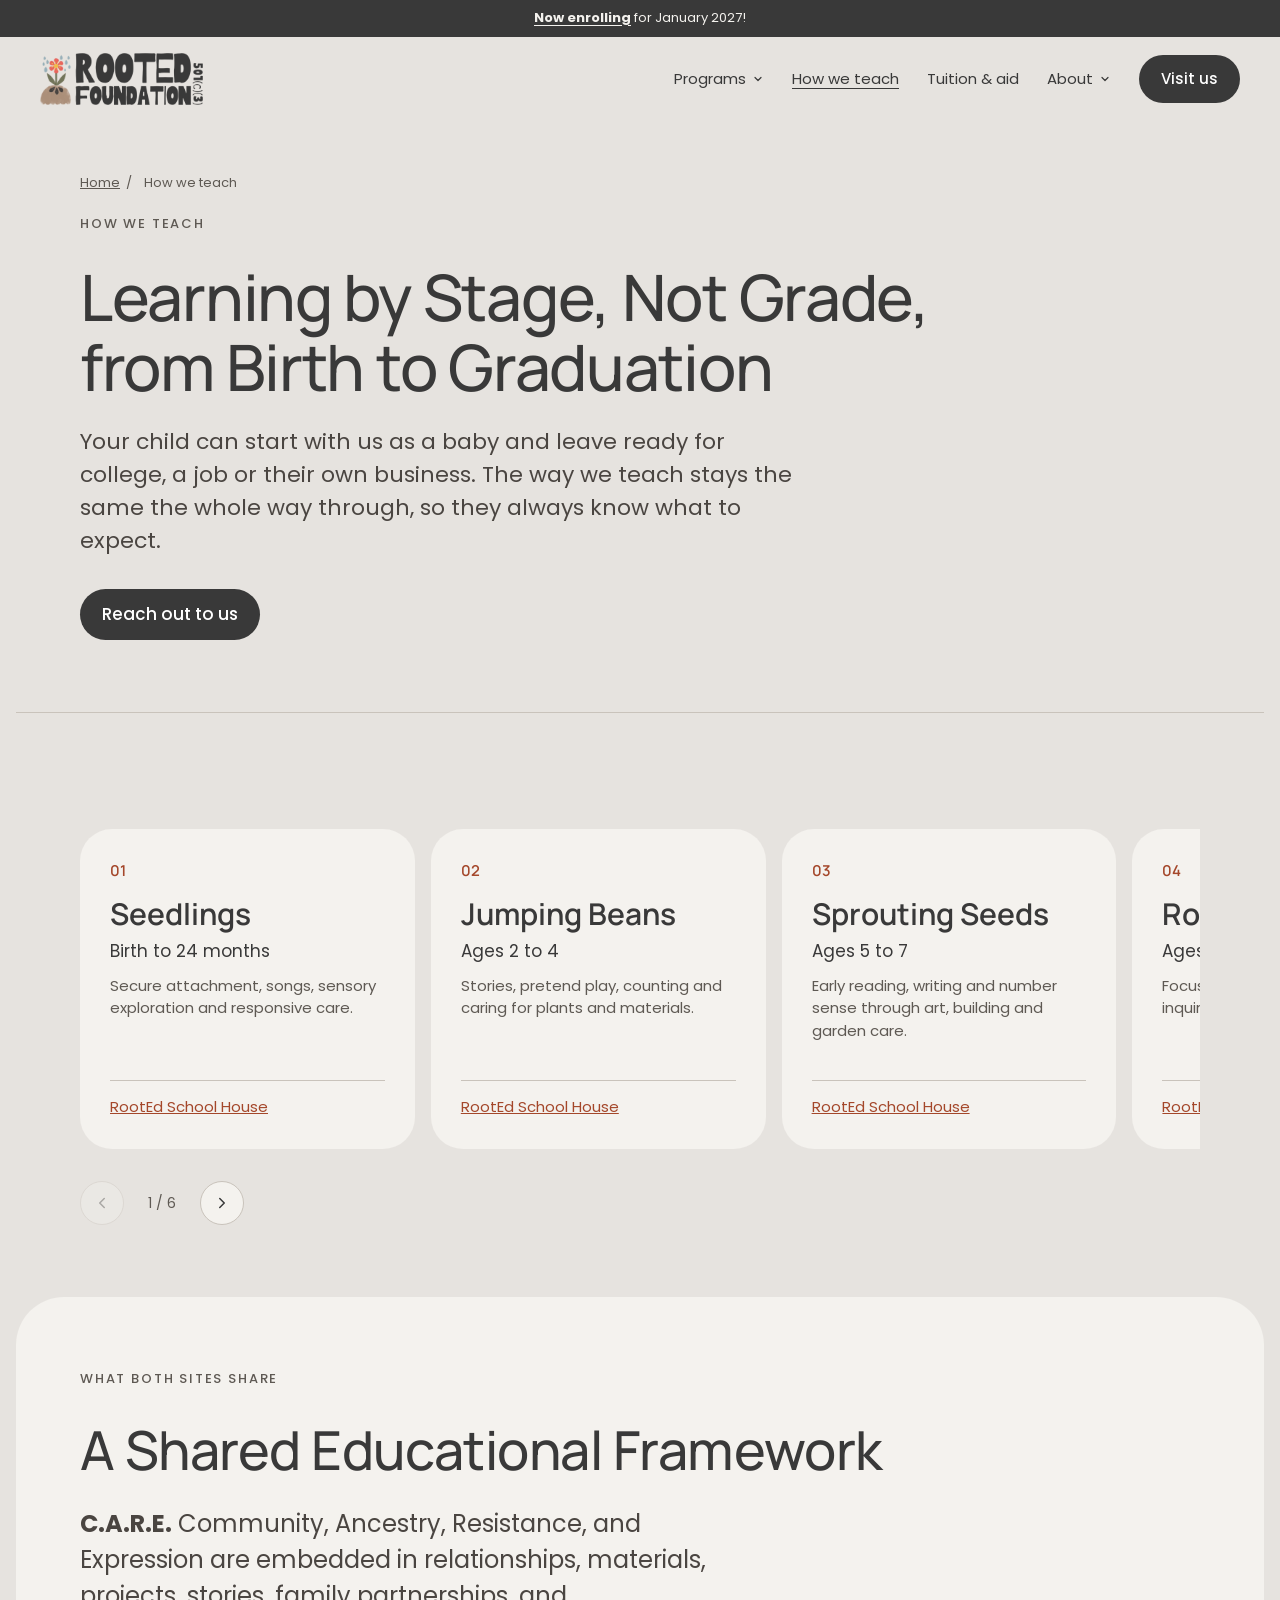
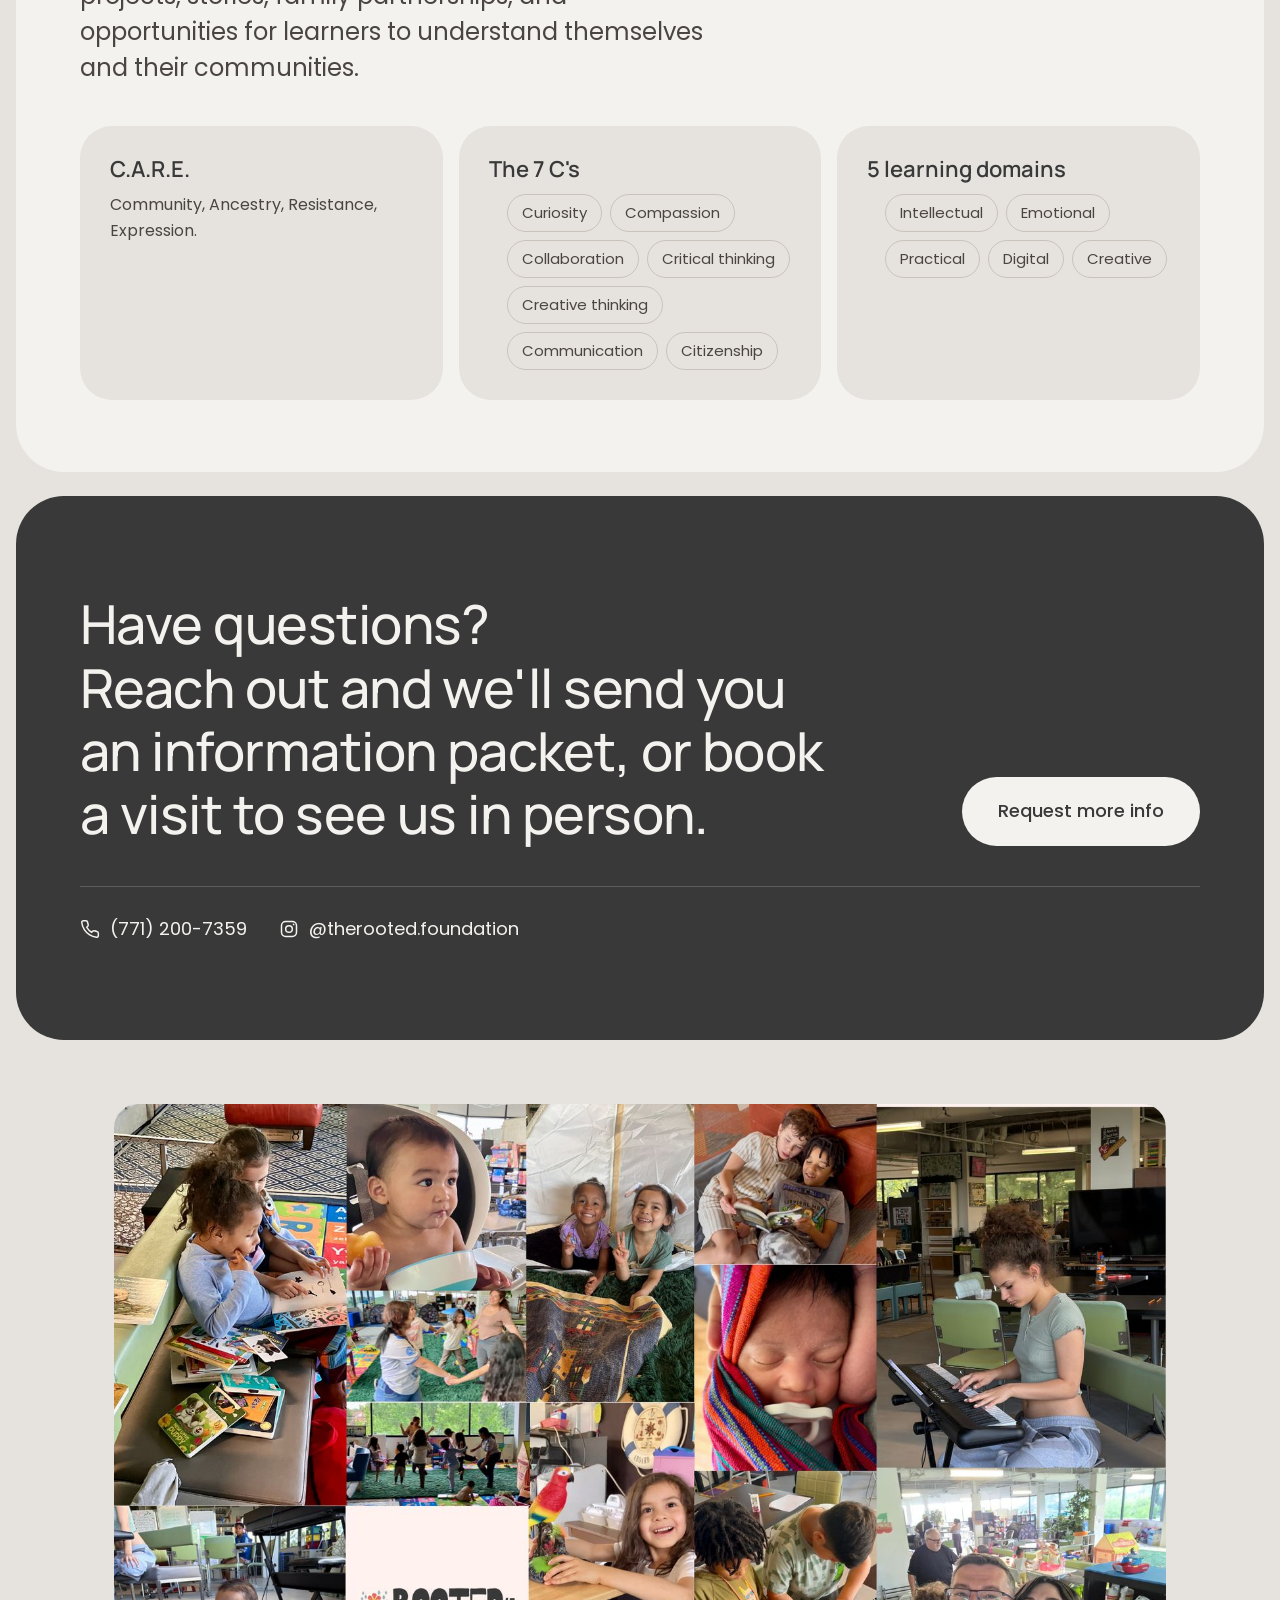
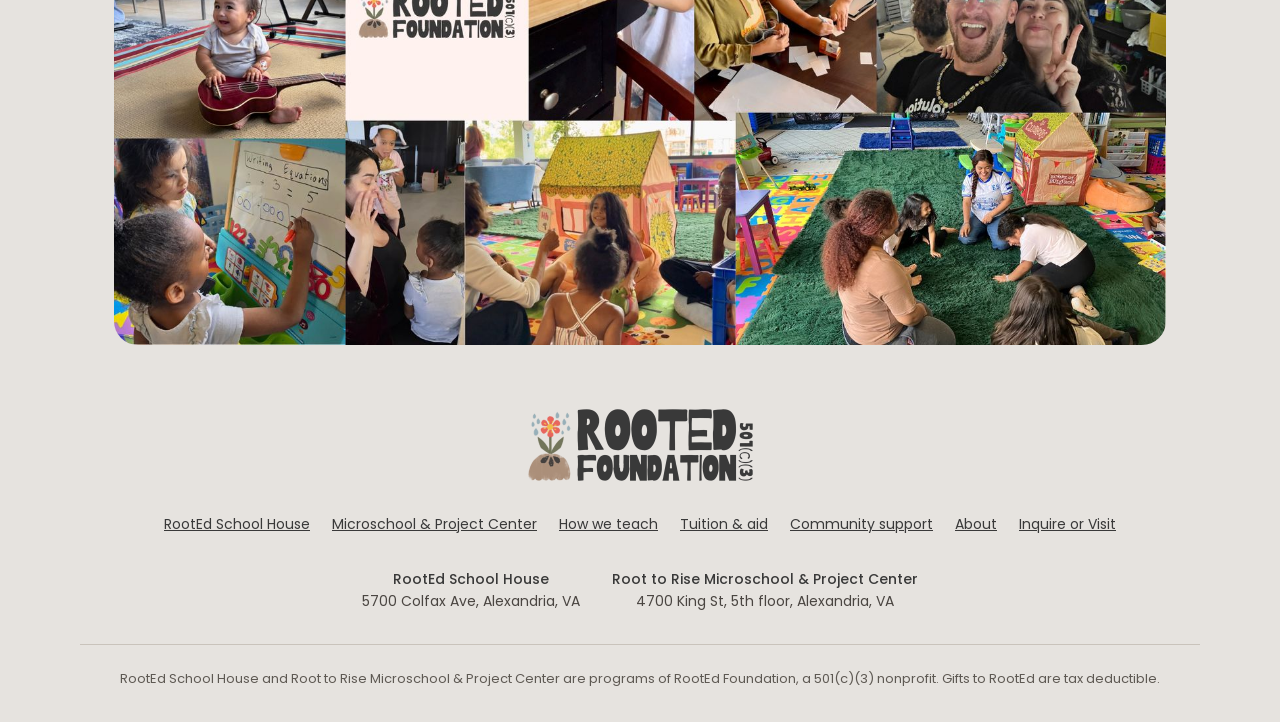
<file: approach/index.html>
<!doctype html>
<html lang="en">
<head>
<!-- Google tag (Analytics) -->
<script async src="https://www.googletagmanager.com/gtm.js?id=GTM-T46C59ZP"></script>
<script>
  window.dataLayer = window.dataLayer || [];
  function gtag(){dataLayer.push(arguments);}
  gtag('js', new Date());
</script>
<meta charset="utf-8">
<meta name="viewport" content="width=device-width, initial-scale=1">
<title>How We Teach | Stage Based, Culturally Rooted Learning | RootEd Foundation</title>
<meta name="description" content="How RootEd teaches from birth to graduation: children grouped by stage, not grade, the CARE framework, the 7 C's, an earth-centered calendar and universal design for learning. Alexandria, VA.">
<link rel="canonical" href="https://rooted-foundation.org/approach/">
<meta property="og:type" content="website">
<meta property="og:site_name" content="RootEd Foundation">
<meta property="og:locale" content="en_US">
<meta property="og:title" content="How We Teach | Stage-Based, Culturally Rooted Learning | RootEd Foundation">
<meta property="og:description" content="How RootEd teaches from birth to graduation: children grouped by stage, not grade, the CARE framework, the 7 C's, an earth-centered calendar and universal design for learning. Alexandria, VA.">
<meta property="og:url" content="https://rooted-foundation.org/approach/">
<meta property="og:image" content="https://rooted-foundation.org/assets/og/approach.jpg">
<meta property="og:image:width" content="1200">
<meta property="og:image:height" content="630">
<meta name="twitter:card" content="summary_large_image">
<meta name="theme-color" content="#E6E3DF">
<link rel="icon" type="image/png" href="/favicon.png">
<link rel="apple-touch-icon" href="/apple-touch-icon.png">
<link rel="preconnect" href="https://fonts.googleapis.com">
<link rel="preconnect" href="https://fonts.gstatic.com" crossorigin>
<link href="https://fonts.googleapis.com/css2?family=Manrope:wght@400;500;600;700;800&family=Poppins:wght@400;500&display=swap" rel="stylesheet">
<link rel="stylesheet" href="/site.css?v=18">
<script type="application/ld+json">
{
 "@context": "https://schema.org",
 "@graph": [
  {
   "@type": "NGO",
   "@id": "https://rooted-foundation.org/#org",
   "name": "RootEd Foundation",
   "url": "https://rooted-foundation.org/",
   "logo": "https://rooted-foundation.org/assets/foundation.png",
   "image": "https://rooted-foundation.org/assets/og/home.jpg",
   "description": "RootEd Foundation is a 501(c)(3) nonprofit in Alexandria, Virginia that runs RootEd School House (birth to 12) and Root to Rise Microschool & Project Center (13 and up).",
   "slogan": "Rooted in community. Rising in possibility.",
   "nonprofitStatus": "Nonprofit501c3",
   "areaServed": {
    "@type": "City",
    "name": "Alexandria, Virginia"
   },
   "subOrganization": [
    {
     "@id": "https://rooted-foundation.org/schoolhouse/#place"
    },
    {
     "@id": "https://rooted-foundation.org/microschool/#place"
    }
   ]
  },
  {
   "@type": "BreadcrumbList",
   "itemListElement": [
    {
     "@type": "ListItem",
     "position": 1,
     "name": "Home",
     "item": "https://rooted-foundation.org/"
    },
    {
     "@type": "ListItem",
     "position": 2,
     "name": "How we teach",
     "item": "https://rooted-foundation.org/approach/"
    }
   ]
  }
 ]
}
</script>
</head>
<body>
<div class="draft"><a href="/visit/?info">Now enrolling</a> for January 2027!</div>
<div class="page">
<header class="site-header wrap">
  <a class="logo" href="/"><img src="/assets/foundation.png" alt="RootEd Foundation home" width="900" height="288"></a>
  <nav class="nav" aria-label="Main">
    <div class="nav-item has-menu">
      <button class="nav-top" type="button" aria-expanded="false" aria-controls="menu-programs">Programs <svg aria-hidden="true" width="12" height="12" viewBox="0 0 24 24" fill="none" stroke="currentColor" stroke-width="2.4" stroke-linecap="round" stroke-linejoin="round"><path d="M6 9l6 6 6-6"/></svg></button>
      <div class="nav-menu" id="menu-programs">
        <a href="/schoolhouse/"><strong>RootEd School House</strong><span>Birth to 12 · Daycare and learning house</span></a>
        <a href="/microschool/"><strong>Root to Rise Microschool &amp; Project Center</strong><span>13 and up · Project based learning</span></a>
      </div>
    </div>
    <a class="plain" href="/approach/" aria-current="page">How we teach</a>
    <a class="plain" href="/tuition/">Tuition &amp; aid</a>
    <div class="nav-item has-menu">
      <button class="nav-top" type="button" aria-expanded="false" aria-controls="menu-about">About <svg aria-hidden="true" width="12" height="12" viewBox="0 0 24 24" fill="none" stroke="currentColor" stroke-width="2.4" stroke-linecap="round" stroke-linejoin="round"><path d="M6 9l6 6 6-6"/></svg></button>
      <div class="nav-menu" id="menu-about">
        <a href="/about/"><strong>About RootEd Foundation</strong><span>Mission, values and leadership</span></a>
        <a href="/community/"><strong>Community support</strong><span>Free store, counseling and more</span></a>
      </div>
    </div>
    <a class="btn nav-cta" href="/visit">Visit us</a>
    <button class="menu-toggle" type="button" aria-expanded="false" aria-controls="mobile-menu" aria-label="Menu"><svg aria-hidden="true" width="20" height="20" viewBox="0 0 24 24" fill="none" stroke="#393939" stroke-width="2" stroke-linecap="round"><path d="M4 7h16M4 12h16M4 17h16"/></svg></button>
  </nav>
  <div class="mobile-menu" id="mobile-menu" hidden>
    <div class="mm-group">
      <p class="mm-label">Programs</p>
      <a href="/schoolhouse/">RootEd School House<span>Birth to 12</span></a>
      <a href="/microschool/">Root to Rise Microschool &amp; Project Center<span>13 and up</span></a>
    </div>
    <div class="mm-group">
      <a href="/approach/">How we teach</a>
      <a href="/tuition/">Tuition &amp; aid</a>
    </div>
    <div class="mm-group">
      <p class="mm-label">About</p>
      <a href="/about/">About RootEd Foundation</a>
      <a href="/community/">Community support</a>
    </div>
    <a class="btn" href="/visit">Inquire or Visit</a>
  </div>
</header>
<main>
<section class="page-hero wrap">
<nav class="crumbs" aria-label="Breadcrumb"><a href="/">Home</a><span>/</span><span aria-current="page">How we teach</span></nav>
<p class="sec-eyebrow">How we teach</p>
<h1>Learning by Stage, Not Grade, from Birth to Graduation</h1>
<p class="lead">Your child can start with us as a baby and leave ready for college, a job or their own business. The way we teach stays the same the whole way through, so they always know what to expect.</p>
<div class="actions"><a class="btn" href="/visit/?info">Reach out to us</a></div>
</section>

<section class="block wrap" aria-label="Learning stages">
  <div class="stage-carousel">
    <div class="sc-track" role="list" tabindex="0" aria-label="Stages from birth to graduation">
      <article class="sc-card" role="listitem" aria-label="1 of 6">
        <p class="sc-num">01</p>
        <h3>Seedlings</h3>
        <p class="sc-age">Birth to 24 months</p>
        <p class="sc-desc">Secure attachment, songs, sensory exploration and responsive care.</p>
        <p class="sc-where"><a href="/schoolhouse/">RootEd School House</a></p>
      </article>
      <article class="sc-card" role="listitem" aria-label="2 of 6">
        <p class="sc-num">02</p>
        <h3>Jumping Beans</h3>
        <p class="sc-age">Ages 2 to 4</p>
        <p class="sc-desc">Stories, pretend play, counting and caring for plants and materials.</p>
        <p class="sc-where"><a href="/schoolhouse/">RootEd School House</a></p>
      </article>
      <article class="sc-card" role="listitem" aria-label="3 of 6">
        <p class="sc-num">03</p>
        <h3>Sprouting Seeds</h3>
        <p class="sc-age">Ages 5 to 7</p>
        <p class="sc-desc">Early reading, writing and number sense through art, building and garden care.</p>
        <p class="sc-where"><a href="/schoolhouse/">RootEd School House</a></p>
      </article>
      <article class="sc-card" role="listitem" aria-label="4 of 6">
        <p class="sc-num">04</p>
        <h3>Rooted Learners</h3>
        <p class="sc-age">Ages 8 to 10</p>
        <p class="sc-desc">Focused literacy and math, science inquiry and design challenges.</p>
        <p class="sc-where"><a href="/schoolhouse/">RootEd School House</a></p>
      </article>
      <article class="sc-card" role="listitem" aria-label="5 of 6">
        <p class="sc-num">05</p>
        <h3>Flourishing Minds</h3>
        <p class="sc-age">Ages 11 to 13</p>
        <p class="sc-desc">Growing independence, deeper inquiry and preparation for longer projects.</p>
        <p class="sc-where">School House through age 12, <a href="/microschool/">Microschool &amp; Project Center</a> at 13</p>
      </article>
      <article class="sc-card" role="listitem" aria-label="6 of 6">
        <p class="sc-num">06</p>
        <h3>Resilient Roots</h3>
        <p class="sc-age">Ages 14 to 18</p>
        <p class="sc-desc">Real projects, mentorship and career exploration toward college, work or enterprise.</p>
        <p class="sc-where"><a href="/microschool/">Microschool &amp; Project Center</a></p>
      </article>
    </div>
    <div class="sc-controls">
      <button class="sc-btn sc-prev" type="button" aria-label="Previous stage"><svg aria-hidden="true" width="18" height="18" viewBox="0 0 24 24" fill="none" stroke="currentColor" stroke-width="2" stroke-linecap="round" stroke-linejoin="round"><path d="M15 6l-6 6 6 6"/></svg></button>
      <p class="sc-count" aria-live="polite">1 / 6</p>
      <button class="sc-btn sc-next" type="button" aria-label="Next stage"><svg aria-hidden="true" width="18" height="18" viewBox="0 0 24 24" fill="none" stroke="currentColor" stroke-width="2" stroke-linecap="round" stroke-linejoin="round"><path d="M9 6l6 6-6 6"/></svg></button>
    </div>
  </div>
</section>

<section class="block tint wrap" aria-labelledby="ap-shared">
  <h2 id="ap-shared" class="sec-eyebrow">What both sites share</h2>
  <p class="sec-statement">A Shared Educational Framework</p>
  <p class="sec-body"><strong>C.A.R.E.</strong> Community, Ancestry, Resistance, and Expression are embedded in relationships, materials, projects, stories, family partnerships, and opportunities for learners to understand themselves and their communities.</p>
  <div class="cards">
    <div class="card"><h3>C.A.R.E.</h3><p>Community, Ancestry, Resistance, Expression.</p></div>
    <div class="card"><h3>The 7 C's</h3><ul class="pill-list"><li>Curiosity</li><li>Compassion</li><li>Collaboration</li><li>Critical thinking</li><li>Creative thinking</li><li>Communication</li><li>Citizenship</li></ul></div>
    <div class="card"><h3>5 learning domains</h3><ul class="pill-list"><li>Intellectual</li><li>Emotional</li><li>Practical</li><li>Digital</li><li>Creative</li></ul></div>
  </div>
</section>

<section class="visit wrap inner-visit">
  <div class="visit-top">
    <h2>Have questions?<br>Reach out and we'll send you an information packet, or book a visit to see us in person.</h2>
    <a class="btn-light" href="/visit/?info">Request more info</a>
  </div>
  <div class="visit-contact">
    <a href="tel:+17712007359"><svg aria-hidden="true" width="20" height="20" viewBox="0 0 24 24" fill="none" stroke="currentColor" stroke-width="1.8" stroke-linecap="round" stroke-linejoin="round"><path d="M22 16.9v3a2 2 0 0 1-2.2 2 19.8 19.8 0 0 1-8.6-3.1 19.5 19.5 0 0 1-6-6A19.8 19.8 0 0 1 2.1 4.2 2 2 0 0 1 4.1 2h3a2 2 0 0 1 2 1.7c.1 1 .4 1.9.7 2.8a2 2 0 0 1-.5 2.1L8 9.9a16 16 0 0 0 6 6l1.3-1.3a2 2 0 0 1 2.1-.4c.9.3 1.8.6 2.8.7a2 2 0 0 1 1.7 2z"/></svg>(771) 200-7359</a>
    <a href="https://www.instagram.com/therooted.foundation/" target="_blank" rel="noopener"><svg aria-hidden="true" width="20" height="20" viewBox="0 0 24 24" fill="none" stroke="currentColor" stroke-width="1.8" stroke-linecap="round" stroke-linejoin="round"><rect x="3" y="3" width="18" height="18" rx="5"/><circle cx="12" cy="12" r="4"/><circle cx="17.5" cy="6.5" r="1" fill="currentColor" stroke="none"/></svg>@therooted.foundation</a>
  </div>
</section>
</main>
<div class="collage-band"><img src="/assets/photos/community-collage.jpg" alt="A collage of RootEd students, babies and teachers reading, painting, making music and playing together, with the RootEd Foundation logo in the center" width="1600" height="1280" loading="lazy" decoding="async"></div>

<footer class="footer wrap">
  <a href="/"><img src="/assets/foundation.png" alt="RootEd Foundation home" width="900" height="288" loading="lazy"></a>
  <nav aria-label="Footer">
    <a href="/schoolhouse/">RootEd School House</a>
    <a href="/microschool/">Microschool &amp; Project Center</a>
    <a href="/approach/">How we teach</a>
    <a href="/tuition/">Tuition &amp; aid</a>
    <a href="/community/">Community support</a>
    <a href="/about/">About</a>
    <a href="/visit">Inquire or Visit</a>
  </nav>
  <address>
    <span><strong>RootEd School House</strong>5700 Colfax Ave, Alexandria, VA</span>
    <span><strong>Root to Rise Microschool &amp; Project Center</strong>4700 King St, 5th floor, Alexandria, VA</span>
  </address>
  <p class="fine">RootEd School House and Root to Rise Microschool &amp; Project Center are programs of RootEd Foundation, a 501(c)(3) nonprofit. Gifts to RootEd are tax deductible.</p>
</footer>
</div>
<script src="/site.js?v=4" defer></script>
</body>
</html>
</file>
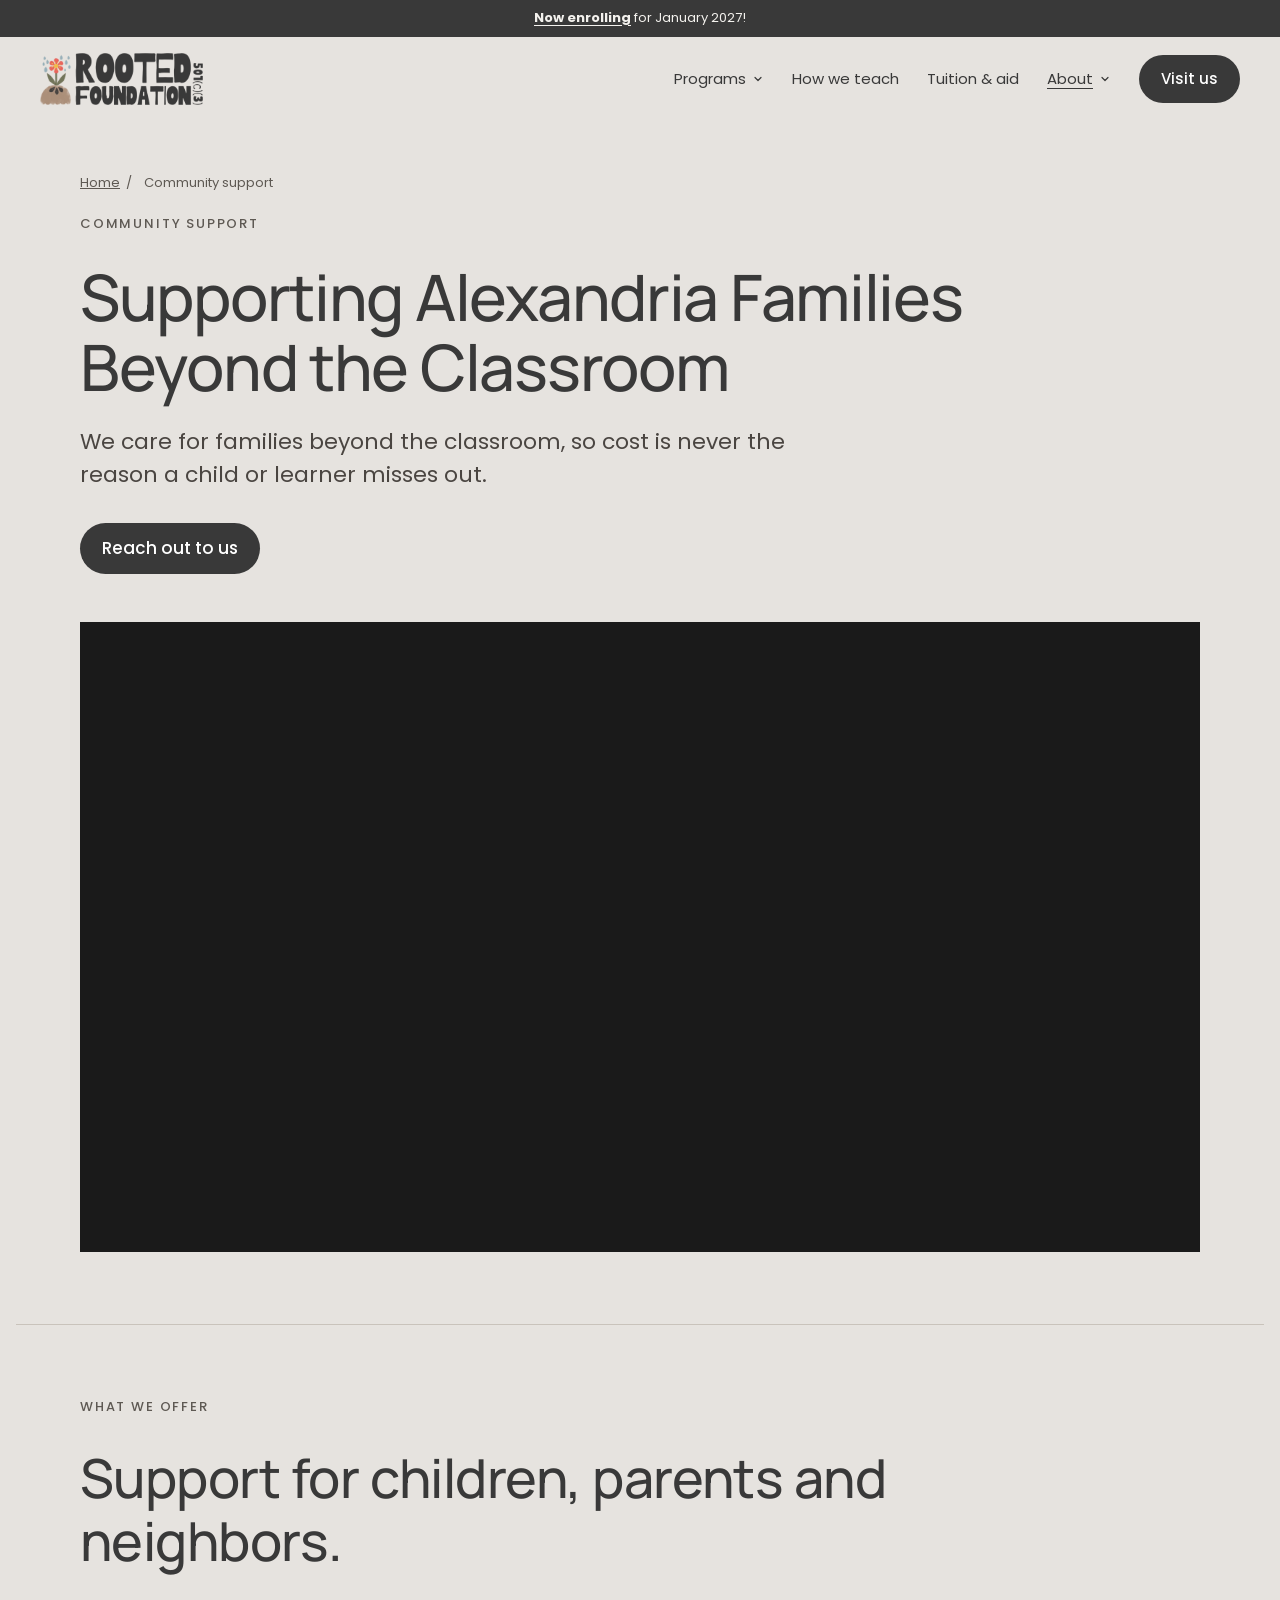
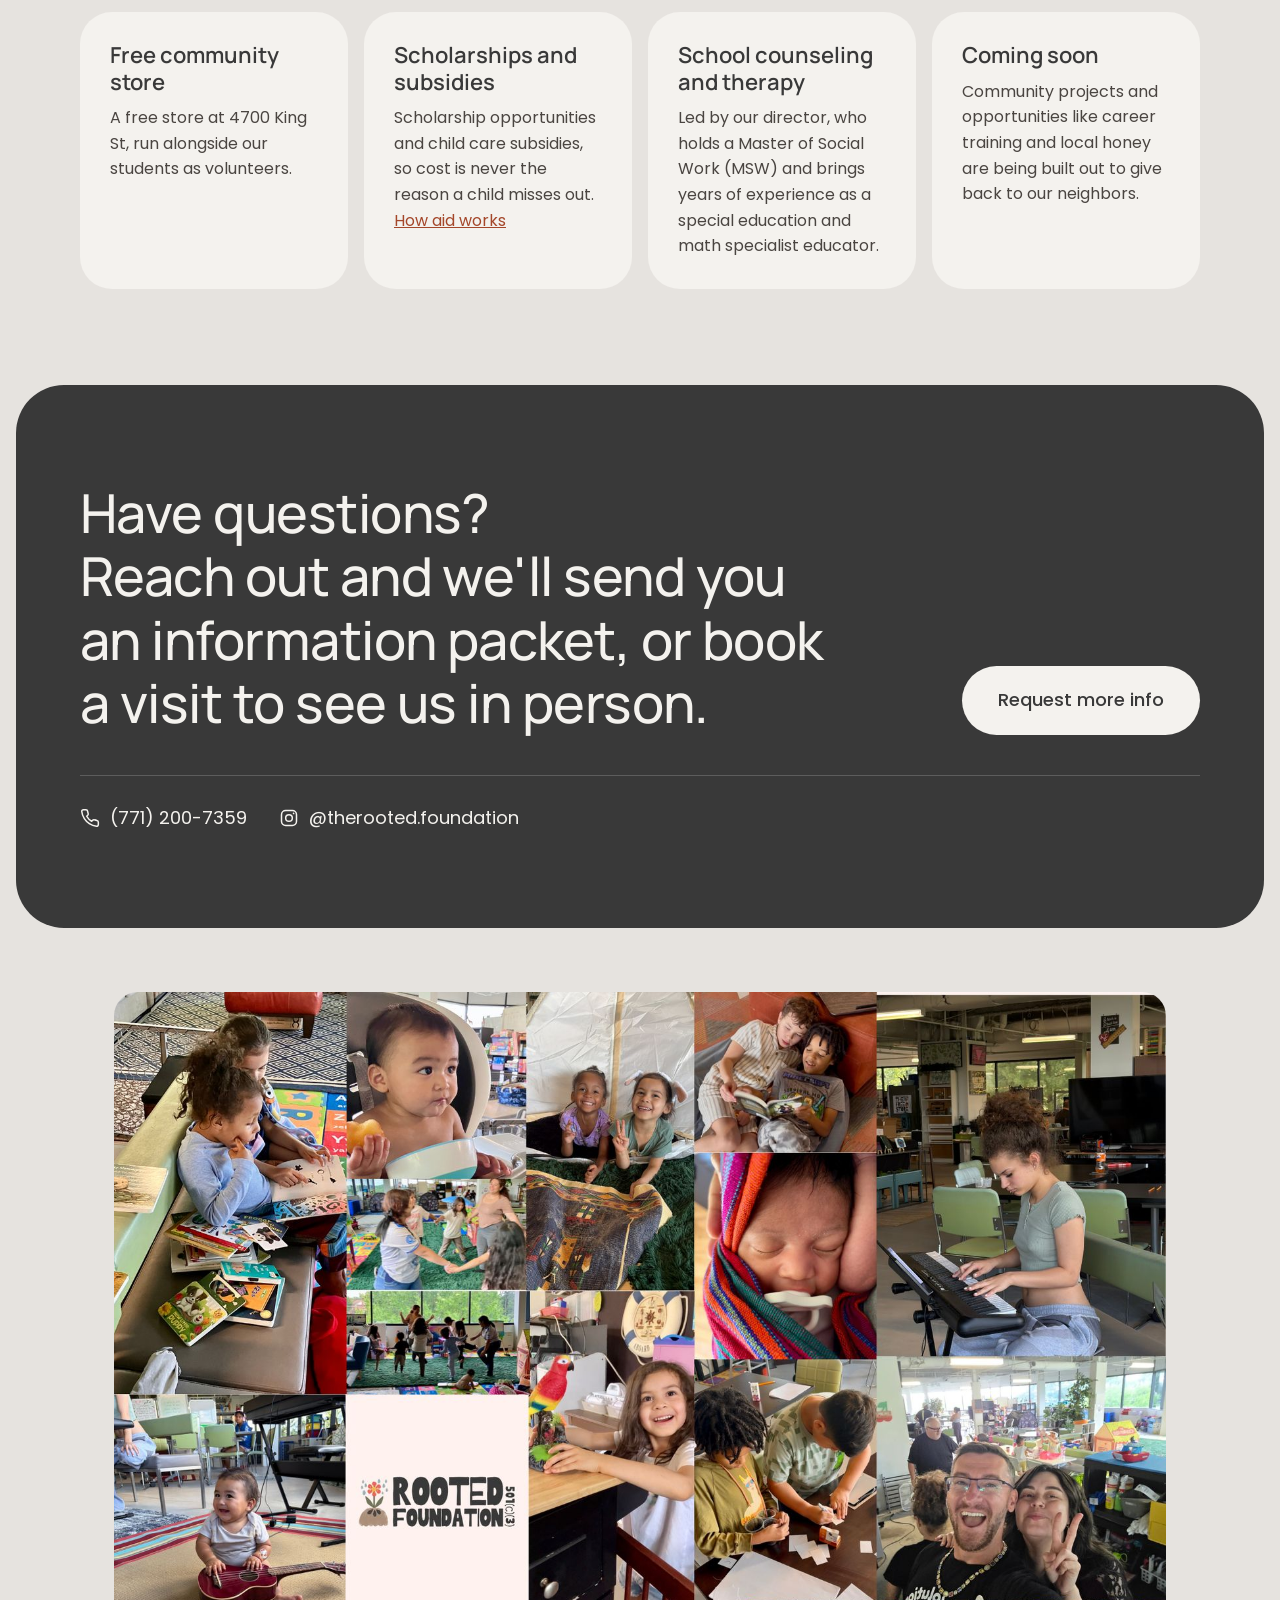
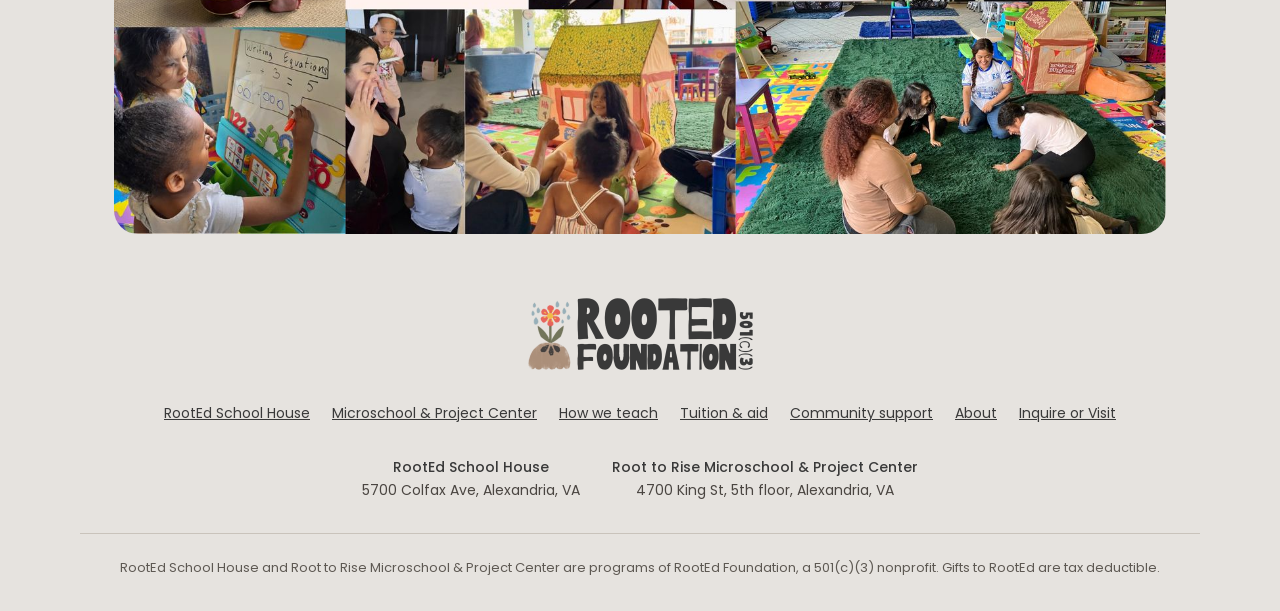
<file: community/index.html>
<!doctype html>
<html lang="en">
<head>
<!-- Google tag (Analytics) -->
<script async src="https://www.googletagmanager.com/gtm.js?id=GTM-T46C59ZP"></script>
<script>
  window.dataLayer = window.dataLayer || [];
  function gtag(){dataLayer.push(arguments);}
  gtag('js', new Date());
</script>
<meta charset="utf-8">
<meta name="viewport" content="width=device-width, initial-scale=1">
<title>Community Support | Free Store, Scholarships and School Counseling | RootEd Foundation, Alexandria VA</title>
<meta name="description" content="RootEd Foundation cares for Alexandria families beyond the classroom: a free community store, scholarships and child care subsidies, school counseling, career training and local honey.">
<link rel="canonical" href="https://rooted-foundation.org/community/">
<meta property="og:type" content="website">
<meta property="og:site_name" content="RootEd Foundation">
<meta property="og:locale" content="en_US">
<meta property="og:title" content="Community Support | Free Store, Scholarships and School Counseling | RootEd Foundation, Alexandria VA">
<meta property="og:description" content="RootEd Foundation cares for Alexandria families beyond the classroom: a free community store, scholarships and child care subsidies, school counseling, career training and local honey.">
<meta property="og:url" content="https://rooted-foundation.org/community/">
<meta property="og:image" content="https://rooted-foundation.org/assets/og/community.jpg">
<meta property="og:image:width" content="1200">
<meta property="og:image:height" content="630">
<meta name="twitter:card" content="summary_large_image">
<meta name="theme-color" content="#E6E3DF">
<link rel="icon" type="image/png" href="/favicon.png">
<link rel="apple-touch-icon" href="/apple-touch-icon.png">
<link rel="preconnect" href="https://fonts.googleapis.com">
<link rel="preconnect" href="https://fonts.gstatic.com" crossorigin>
<link href="https://fonts.googleapis.com/css2?family=Manrope:wght@400;500;600;700;800&family=Poppins:wght@400;500&display=swap" rel="stylesheet">
<link rel="stylesheet" href="/site.css?v=18">
<script type="application/ld+json">
{
 "@context": "https://schema.org",
 "@graph": [
  {
   "@type": "NGO",
   "@id": "https://rooted-foundation.org/#org",
   "name": "RootEd Foundation",
   "url": "https://rooted-foundation.org/",
   "logo": "https://rooted-foundation.org/assets/foundation.png",
   "image": "https://rooted-foundation.org/assets/og/home.jpg",
   "description": "RootEd Foundation is a 501(c)(3) nonprofit in Alexandria, Virginia that runs RootEd School House (birth to 12) and Root to Rise Microschool & Project Center (13 and up).",
   "slogan": "Rooted in community. Rising in possibility.",
   "nonprofitStatus": "Nonprofit501c3",
   "areaServed": {
    "@type": "City",
    "name": "Alexandria, Virginia"
   },
   "subOrganization": [
    {
     "@id": "https://rooted-foundation.org/schoolhouse/#place"
    },
    {
     "@id": "https://rooted-foundation.org/microschool/#place"
    }
   ]
  },
  {
   "@type": "BreadcrumbList",
   "itemListElement": [
    {
     "@type": "ListItem",
     "position": 1,
     "name": "Home",
     "item": "https://rooted-foundation.org/"
    },
    {
     "@type": "ListItem",
     "position": 2,
     "name": "Community support",
     "item": "https://rooted-foundation.org/community/"
    }
   ]
  }
 ]
}
</script>
</head>
<body>
<div class="draft"><a href="/visit/?info">Now enrolling</a> for January 2027!</div>
<div class="page">
<header class="site-header wrap">
  <a class="logo" href="/"><img src="/assets/foundation.png" alt="RootEd Foundation home" width="900" height="288"></a>
  <nav class="nav" aria-label="Main">
    <div class="nav-item has-menu">
      <button class="nav-top" type="button" aria-expanded="false" aria-controls="menu-programs">Programs <svg aria-hidden="true" width="12" height="12" viewBox="0 0 24 24" fill="none" stroke="currentColor" stroke-width="2.4" stroke-linecap="round" stroke-linejoin="round"><path d="M6 9l6 6 6-6"/></svg></button>
      <div class="nav-menu" id="menu-programs">
        <a href="/schoolhouse/"><strong>RootEd School House</strong><span>Birth to 12 · Daycare and learning house</span></a>
        <a href="/microschool/"><strong>Root to Rise Microschool &amp; Project Center</strong><span>13 and up · Project based learning</span></a>
      </div>
    </div>
    <a class="plain" href="/approach/">How we teach</a>
    <a class="plain" href="/tuition/">Tuition &amp; aid</a>
    <div class="nav-item has-menu">
      <button class="nav-top is-current" type="button" aria-expanded="false" aria-controls="menu-about">About <svg aria-hidden="true" width="12" height="12" viewBox="0 0 24 24" fill="none" stroke="currentColor" stroke-width="2.4" stroke-linecap="round" stroke-linejoin="round"><path d="M6 9l6 6 6-6"/></svg></button>
      <div class="nav-menu" id="menu-about">
        <a href="/about/"><strong>About RootEd Foundation</strong><span>Mission, values and leadership</span></a>
        <a href="/community/" aria-current="page"><strong>Community support</strong><span>Free store, counseling and more</span></a>
      </div>
    </div>
    <a class="btn nav-cta" href="/visit">Visit us</a>
    <button class="menu-toggle" type="button" aria-expanded="false" aria-controls="mobile-menu" aria-label="Menu"><svg aria-hidden="true" width="20" height="20" viewBox="0 0 24 24" fill="none" stroke="#393939" stroke-width="2" stroke-linecap="round"><path d="M4 7h16M4 12h16M4 17h16"/></svg></button>
  </nav>
  <div class="mobile-menu" id="mobile-menu" hidden>
    <div class="mm-group">
      <p class="mm-label">Programs</p>
      <a href="/schoolhouse/">RootEd School House<span>Birth to 12</span></a>
      <a href="/microschool/">Root to Rise Microschool &amp; Project Center<span>13 and up</span></a>
    </div>
    <div class="mm-group">
      <a href="/approach/">How we teach</a>
      <a href="/tuition/">Tuition &amp; aid</a>
    </div>
    <div class="mm-group">
      <p class="mm-label">About</p>
      <a href="/about/">About RootEd Foundation</a>
      <a href="/community/">Community support</a>
    </div>
    <a class="btn" href="/visit">Inquire or Visit</a>
  </div>
</header>
<main>
<section class="page-hero wrap">
<nav class="crumbs" aria-label="Breadcrumb"><a href="/">Home</a><span>/</span><span aria-current="page">Community support</span></nav>
<p class="sec-eyebrow">Community support</p>
<h1>Supporting Alexandria Families Beyond the Classroom</h1>
<p class="lead">We care for families beyond the classroom, so cost is never the reason a child or learner misses out.</p>
<div class="actions"><a class="btn" href="/visit/?info">Reach out to us</a></div>
<div class="hero-video" id="nbc4"><iframe src="https://player.vimeo.com/video/1160805017?autopause=0&amp;dnt=1" allow="autoplay; fullscreen; picture-in-picture; clipboard-write; encrypted-media; web-share" referrerpolicy="strict-origin-when-cross-origin" loading="lazy" title="Root to Rise on NBC4 Washington"></iframe></div>
</section>

<section class="block wrap" aria-labelledby="co-what">
  <h2 id="co-what" class="sec-eyebrow">What we offer</h2>
  <p class="sec-statement">Support for children, parents and neighbors.</p>
  <div class="cards">
    <div class="card"><h3>Free community store</h3><p>A free store at 4700 King St, run alongside our students as volunteers.</p></div>
    <div class="card"><h3>Scholarships and subsidies</h3><p>Scholarship opportunities and child care subsidies, so cost is never the reason a child misses out. <a href="/tuition/">How aid works</a></p></div>
    <div class="card"><h3>School counseling and therapy</h3><p>Led by our director, who holds a Master of Social Work (MSW) and brings years of experience as a special education and math specialist educator.</p></div>
    <div class="card"><h3>Coming soon</h3><p>Community projects and opportunities like career training and local honey are being built out to give back to our neighbors.</p></div>
  </div>
</section>

<section class="visit wrap inner-visit">
  <div class="visit-top">
    <h2>Have questions?<br>Reach out and we'll send you an information packet, or book a visit to see us in person.</h2>
    <a class="btn-light" href="/visit/?info">Request more info</a>
  </div>
  <div class="visit-contact">
    <a href="tel:+17712007359"><svg aria-hidden="true" width="20" height="20" viewBox="0 0 24 24" fill="none" stroke="currentColor" stroke-width="1.8" stroke-linecap="round" stroke-linejoin="round"><path d="M22 16.9v3a2 2 0 0 1-2.2 2 19.8 19.8 0 0 1-8.6-3.1 19.5 19.5 0 0 1-6-6A19.8 19.8 0 0 1 2.1 4.2 2 2 0 0 1 4.1 2h3a2 2 0 0 1 2 1.7c.1 1 .4 1.9.7 2.8a2 2 0 0 1-.5 2.1L8 9.9a16 16 0 0 0 6 6l1.3-1.3a2 2 0 0 1 2.1-.4c.9.3 1.8.6 2.8.7a2 2 0 0 1 1.7 2z"/></svg>(771) 200-7359</a>
    <a href="https://www.instagram.com/therooted.foundation/" target="_blank" rel="noopener"><svg aria-hidden="true" width="20" height="20" viewBox="0 0 24 24" fill="none" stroke="currentColor" stroke-width="1.8" stroke-linecap="round" stroke-linejoin="round"><rect x="3" y="3" width="18" height="18" rx="5"/><circle cx="12" cy="12" r="4"/><circle cx="17.5" cy="6.5" r="1" fill="currentColor" stroke="none"/></svg>@therooted.foundation</a>
  </div>
</section>
</main>
<div class="collage-band"><img src="/assets/photos/community-collage.jpg" alt="A collage of RootEd students, babies and teachers reading, painting, making music and playing together, with the RootEd Foundation logo in the center" width="1600" height="1280" loading="lazy" decoding="async"></div>

<footer class="footer wrap">
  <a href="/"><img src="/assets/foundation.png" alt="RootEd Foundation home" width="900" height="288" loading="lazy"></a>
  <nav aria-label="Footer">
    <a href="/schoolhouse/">RootEd School House</a>
    <a href="/microschool/">Microschool &amp; Project Center</a>
    <a href="/approach/">How we teach</a>
    <a href="/tuition/">Tuition &amp; aid</a>
    <a href="/community/">Community support</a>
    <a href="/about/">About</a>
    <a href="/visit">Inquire or Visit</a>
  </nav>
  <address>
    <span><strong>RootEd School House</strong>5700 Colfax Ave, Alexandria, VA</span>
    <span><strong>Root to Rise Microschool &amp; Project Center</strong>4700 King St, 5th floor, Alexandria, VA</span>
  </address>
  <p class="fine">RootEd School House and Root to Rise Microschool &amp; Project Center are programs of RootEd Foundation, a 501(c)(3) nonprofit. Gifts to RootEd are tax deductible.</p>
</footer>
</div>
<script src="/site.js?v=4" defer></script>
</body>
</html>
</file>
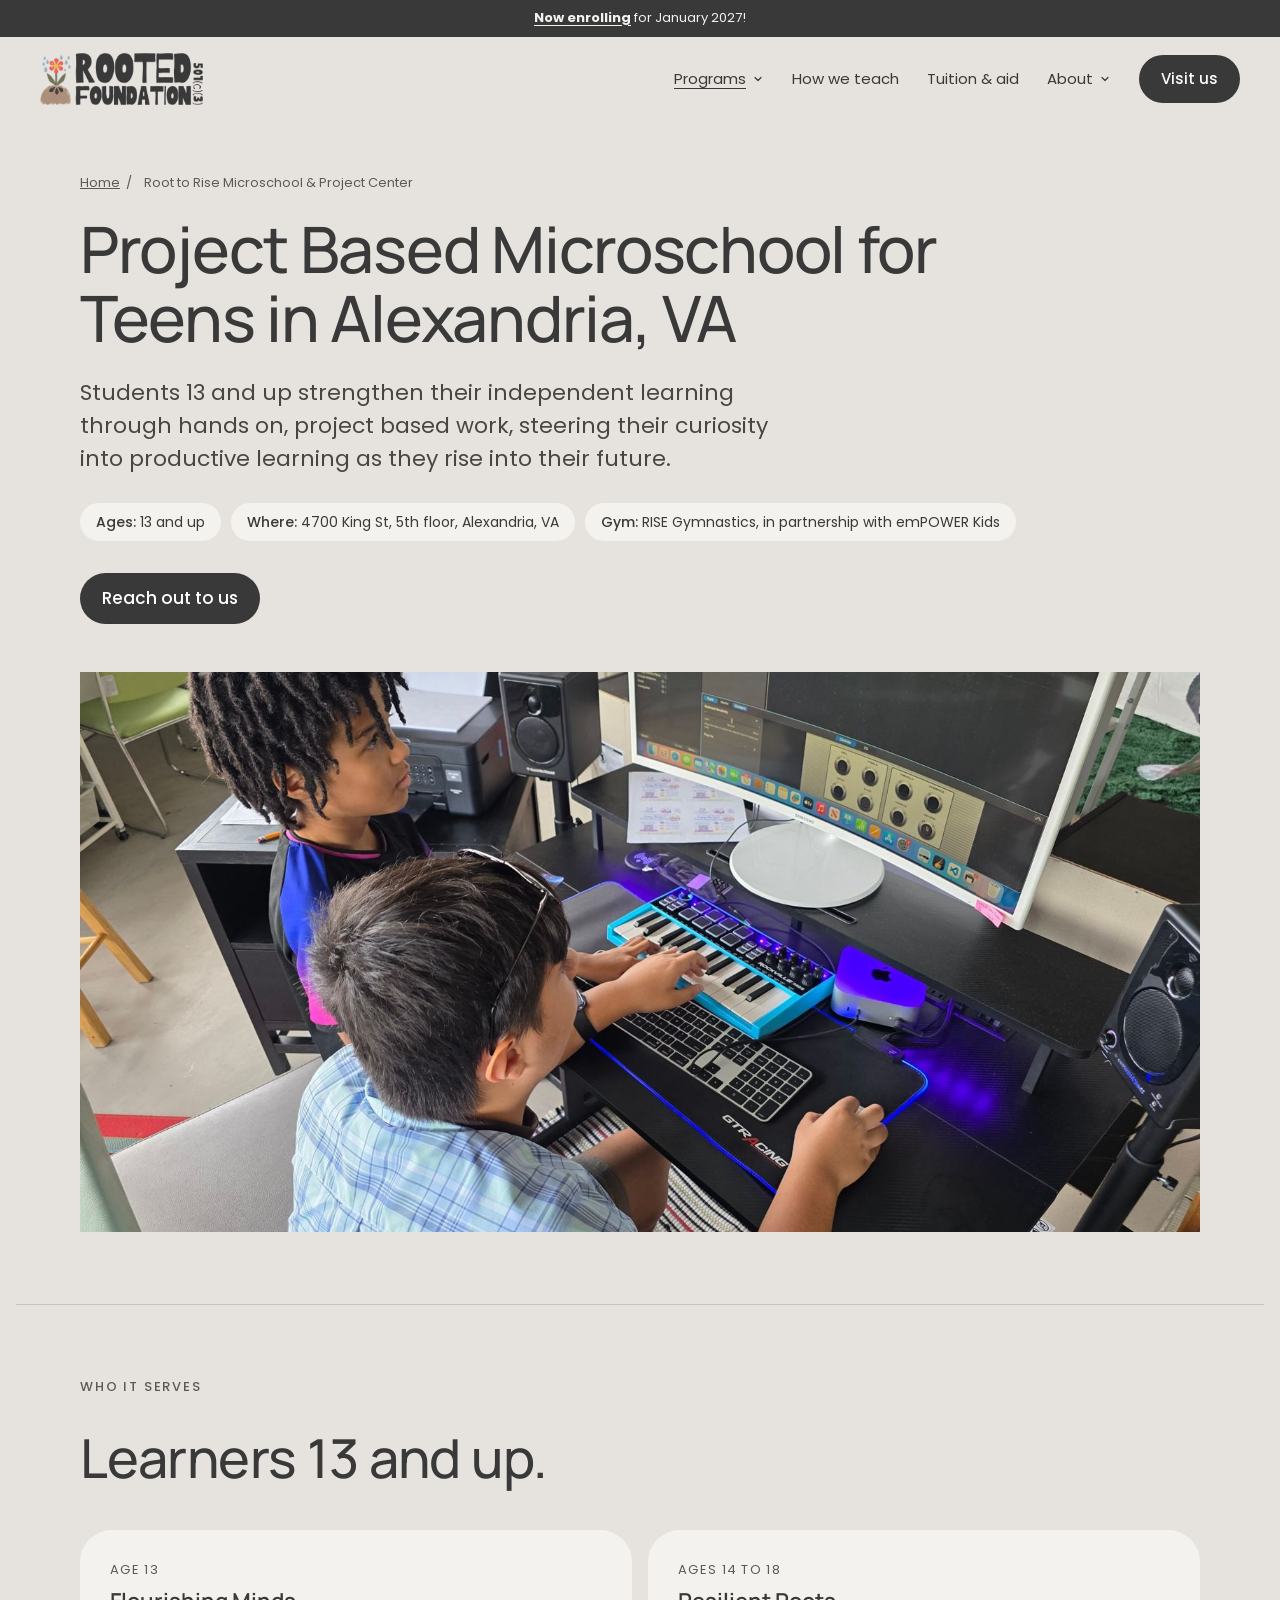
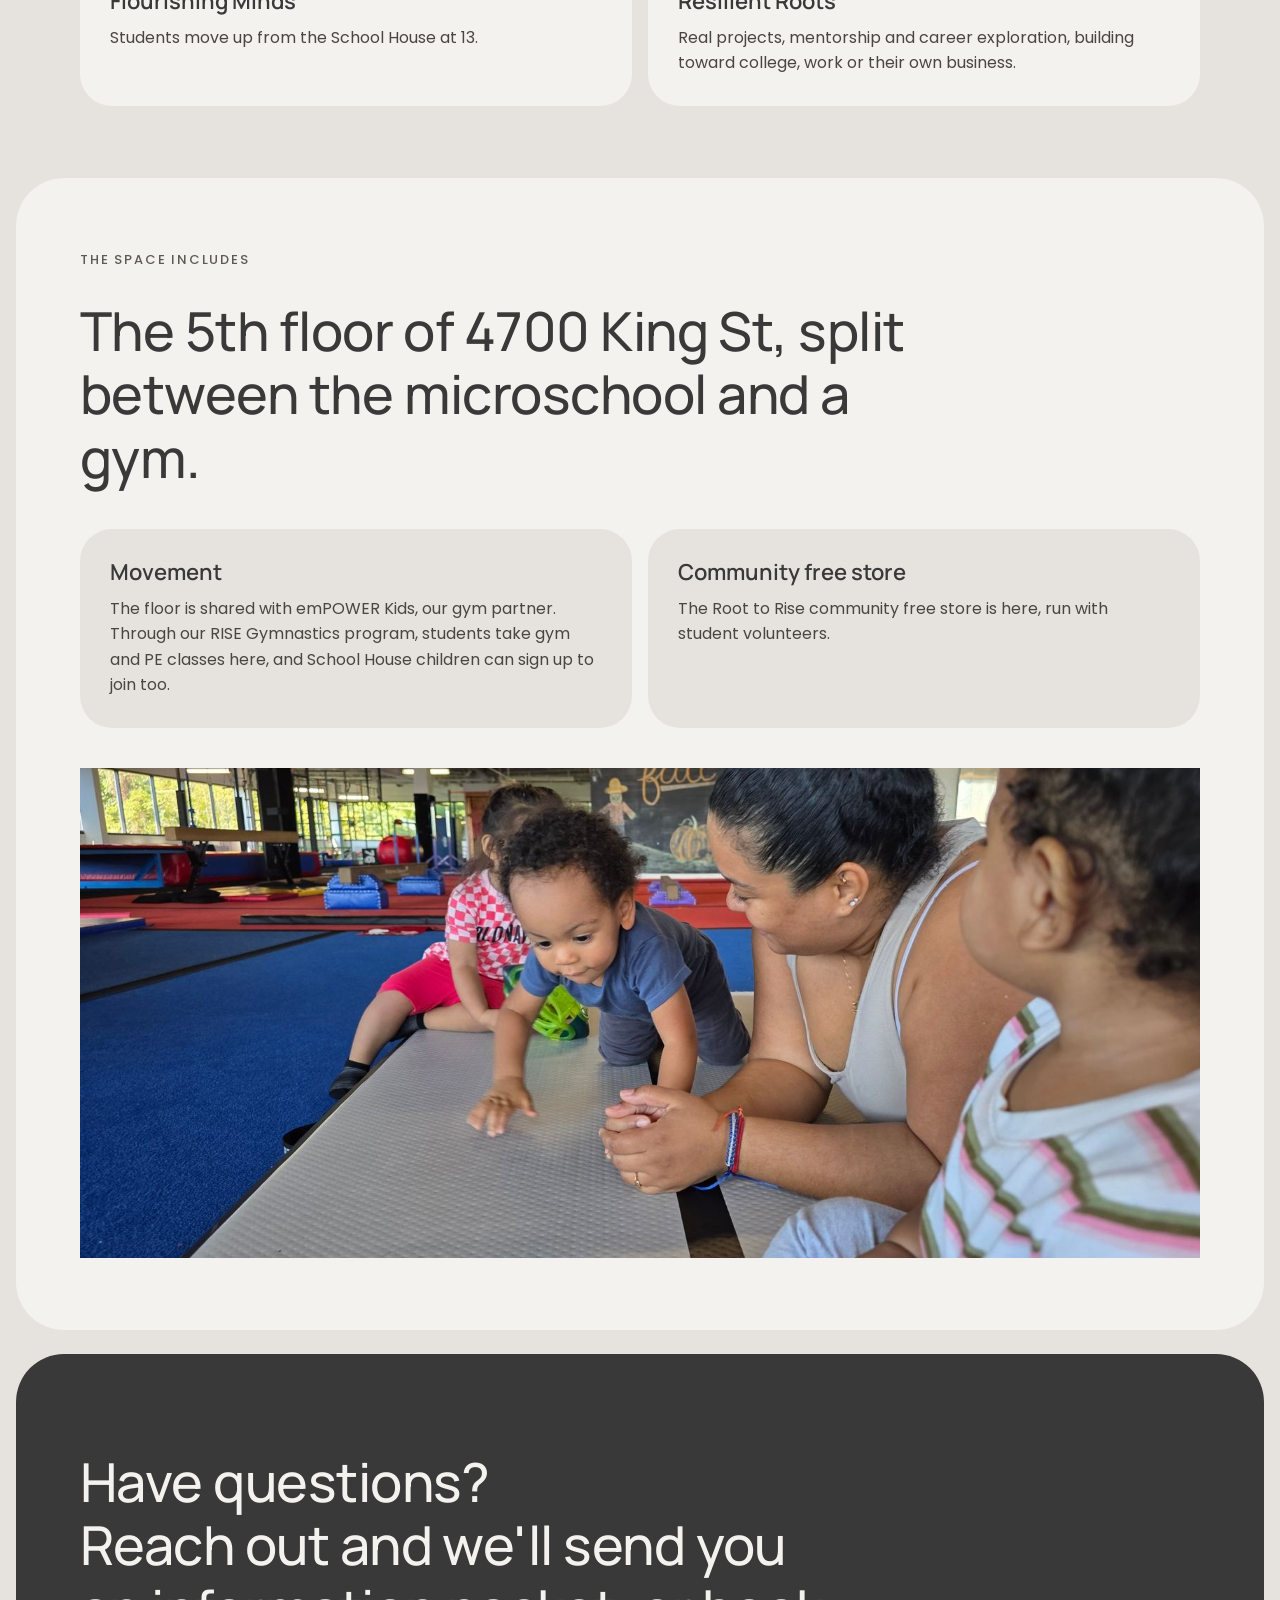
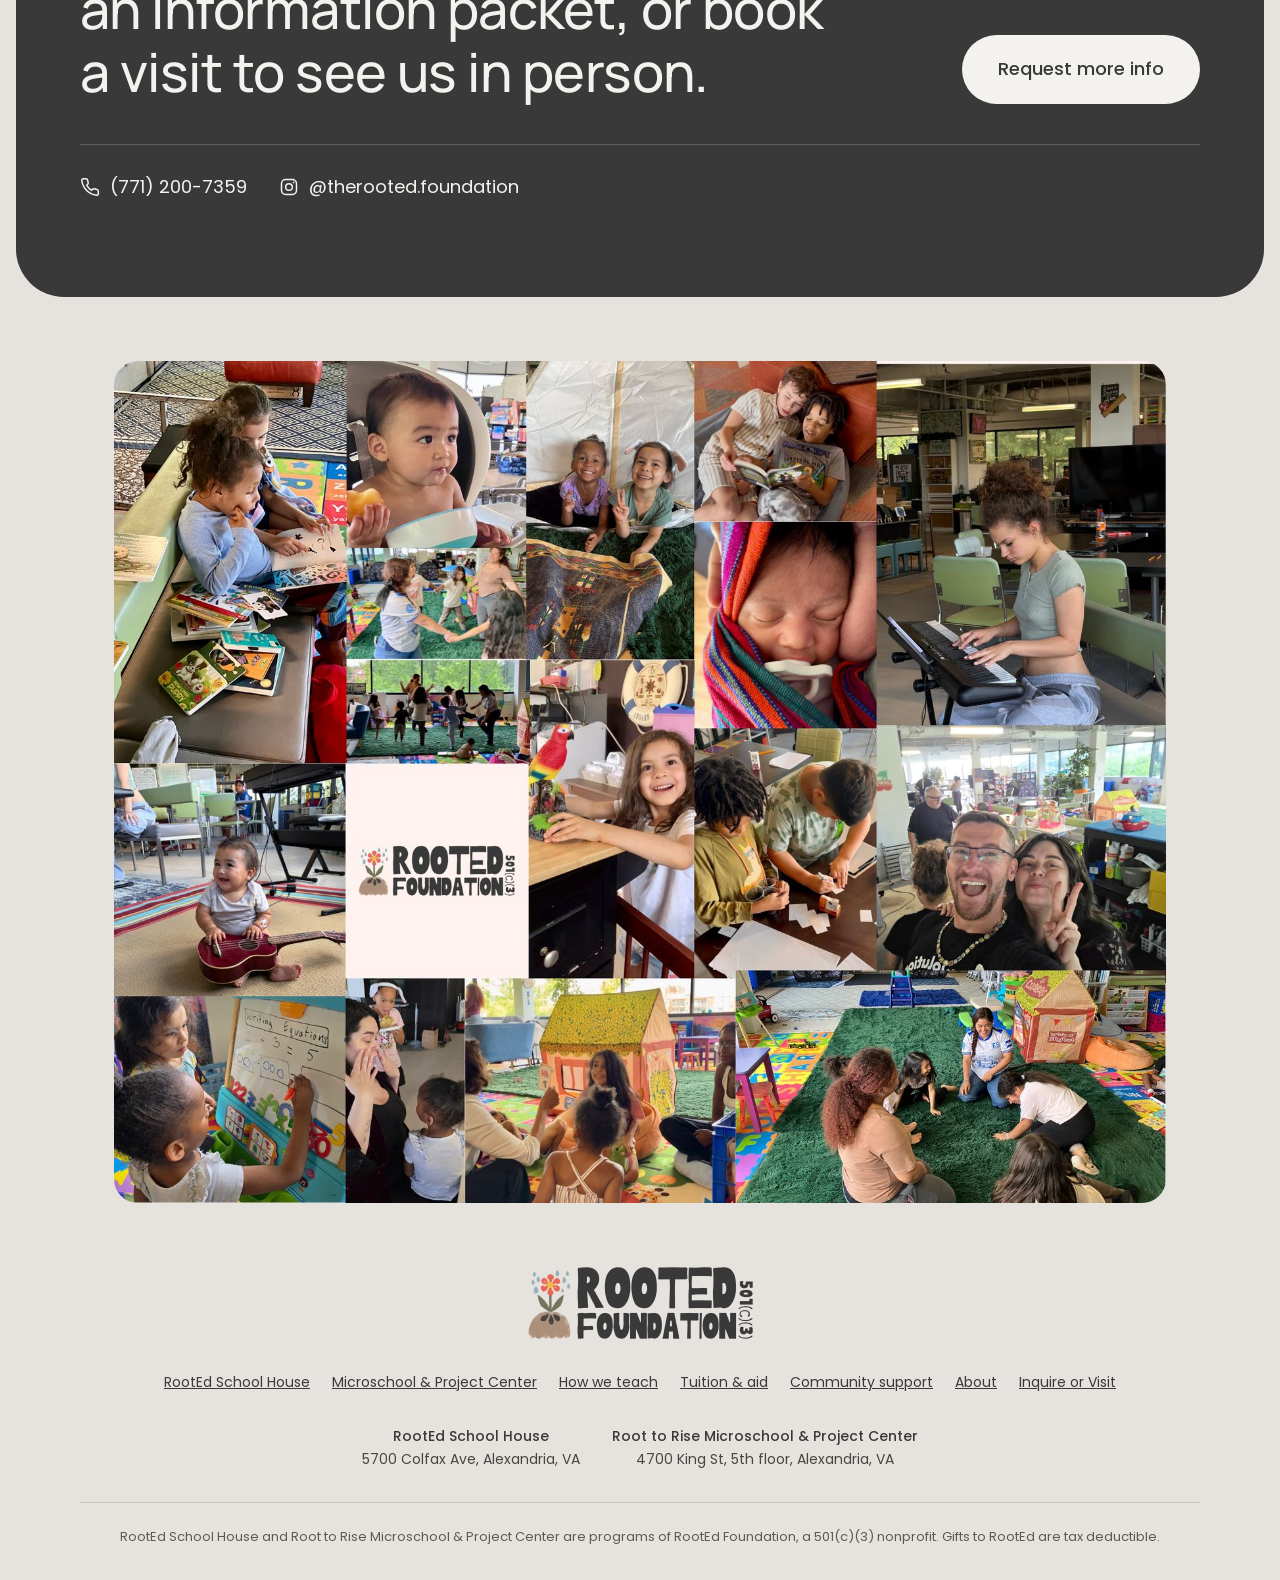
<file: microschool/index.html>
<!doctype html>
<html lang="en">
<head>
<!-- Google tag (Analytics) -->
<script async src="https://www.googletagmanager.com/gtm.js?id=GTM-T46C59ZP"></script>
<script>
  window.dataLayer = window.dataLayer || [];
  function gtag(){dataLayer.push(arguments);}
  gtag('js', new Date());
</script>
<meta charset="utf-8">
<meta name="viewport" content="width=device-width, initial-scale=1">
<title>Root to Rise Microschool & Project Center | Project Based Learning for Teens in Alexandria, VA</title>
<meta name="description" content="Root to Rise Microschool & Project Center is a nonprofit, project-based microschool for learners 13 and up at 4700 King St in Alexandria, VA. Real projects, public showcases and a path to graduation.">
<link rel="canonical" href="https://rooted-foundation.org/microschool/">
<meta property="og:type" content="website">
<meta property="og:site_name" content="RootEd Foundation">
<meta property="og:locale" content="en_US">
<meta property="og:title" content="Root to Rise Microschool & Project Center | Project-Based Learning for Teens in Alexandria, VA">
<meta property="og:description" content="Root to Rise Microschool & Project Center is a nonprofit, project-based microschool for learners 13 and up at 4700 King St in Alexandria, VA. Real projects, public showcases and a path to graduation.">
<meta property="og:url" content="https://rooted-foundation.org/microschool/">
<meta property="og:image" content="https://rooted-foundation.org/assets/og/microschool.jpg">
<meta property="og:image:width" content="1200">
<meta property="og:image:height" content="630">
<meta name="twitter:card" content="summary_large_image">
<meta name="theme-color" content="#E6E3DF">
<link rel="icon" type="image/png" href="/favicon.png">
<link rel="apple-touch-icon" href="/apple-touch-icon.png">
<link rel="preconnect" href="https://fonts.googleapis.com">
<link rel="preconnect" href="https://fonts.gstatic.com" crossorigin>
<link href="https://fonts.googleapis.com/css2?family=Manrope:wght@400;500;600;700;800&family=Poppins:wght@400;500&display=swap" rel="stylesheet">
<link rel="stylesheet" href="/site.css?v=18">
<script type="application/ld+json">
{
 "@context": "https://schema.org",
 "@graph": [
  {
   "@type": "NGO",
   "@id": "https://rooted-foundation.org/#org",
   "name": "RootEd Foundation",
   "url": "https://rooted-foundation.org/",
   "logo": "https://rooted-foundation.org/assets/foundation.png",
   "image": "https://rooted-foundation.org/assets/og/home.jpg",
   "description": "RootEd Foundation is a 501(c)(3) nonprofit in Alexandria, Virginia that runs RootEd School House (birth to 12) and Root to Rise Microschool & Project Center (13 and up).",
   "slogan": "Rooted in community. Rising in possibility.",
   "nonprofitStatus": "Nonprofit501c3",
   "areaServed": {
    "@type": "City",
    "name": "Alexandria, Virginia"
   },
   "subOrganization": [
    {
     "@id": "https://rooted-foundation.org/schoolhouse/#place"
    },
    {
     "@id": "https://rooted-foundation.org/microschool/#place"
    }
   ]
  },
  {
   "@type": "School",
   "@id": "https://rooted-foundation.org/microschool/#place",
   "name": "Root to Rise Microschool & Project Center",
   "url": "https://rooted-foundation.org/microschool/",
   "image": "https://rooted-foundation.org/assets/og/microschool.jpg",
   "description": "Project-based microschool for learners 13 and up in Alexandria, VA, run by the nonprofit RootEd Foundation.",
   "address": {
    "@type": "PostalAddress",
    "streetAddress": "4700 King St, 5th floor",
    "addressLocality": "Alexandria",
    "addressRegion": "VA",
    "addressCountry": "US"
   },
   "parentOrganization": {
    "@id": "https://rooted-foundation.org/#org"
   }
  },
  {
   "@type": "BreadcrumbList",
   "itemListElement": [
    {
     "@type": "ListItem",
     "position": 1,
     "name": "Home",
     "item": "https://rooted-foundation.org/"
    },
    {
     "@type": "ListItem",
     "position": 2,
     "name": "Root to Rise Microschool & Project Center",
     "item": "https://rooted-foundation.org/microschool/"
    }
   ]
  }
 ]
}
</script>
</head>
<body>
<div class="draft"><a href="/visit/?info">Now enrolling</a> for January 2027!</div>
<div class="page">
<header class="site-header wrap">
  <a class="logo" href="/"><img src="/assets/foundation.png" alt="RootEd Foundation home" width="900" height="288"></a>
  <nav class="nav" aria-label="Main">
    <div class="nav-item has-menu">
      <button class="nav-top is-current" type="button" aria-expanded="false" aria-controls="menu-programs">Programs <svg aria-hidden="true" width="12" height="12" viewBox="0 0 24 24" fill="none" stroke="currentColor" stroke-width="2.4" stroke-linecap="round" stroke-linejoin="round"><path d="M6 9l6 6 6-6"/></svg></button>
      <div class="nav-menu" id="menu-programs">
        <a href="/schoolhouse/"><strong>RootEd School House</strong><span>Birth to 12 · Daycare and learning house</span></a>
        <a href="/microschool/" aria-current="page"><strong>Root to Rise Microschool &amp; Project Center</strong><span>13 and up · Project based learning</span></a>
      </div>
    </div>
    <a class="plain" href="/approach/">How we teach</a>
    <a class="plain" href="/tuition/">Tuition &amp; aid</a>
    <div class="nav-item has-menu">
      <button class="nav-top" type="button" aria-expanded="false" aria-controls="menu-about">About <svg aria-hidden="true" width="12" height="12" viewBox="0 0 24 24" fill="none" stroke="currentColor" stroke-width="2.4" stroke-linecap="round" stroke-linejoin="round"><path d="M6 9l6 6 6-6"/></svg></button>
      <div class="nav-menu" id="menu-about">
        <a href="/about/"><strong>About RootEd Foundation</strong><span>Mission, values and leadership</span></a>
        <a href="/community/"><strong>Community support</strong><span>Free store, counseling and more</span></a>
      </div>
    </div>
    <a class="btn nav-cta" href="/visit">Visit us</a>
    <button class="menu-toggle" type="button" aria-expanded="false" aria-controls="mobile-menu" aria-label="Menu"><svg aria-hidden="true" width="20" height="20" viewBox="0 0 24 24" fill="none" stroke="#393939" stroke-width="2" stroke-linecap="round"><path d="M4 7h16M4 12h16M4 17h16"/></svg></button>
  </nav>
  <div class="mobile-menu" id="mobile-menu" hidden>
    <div class="mm-group">
      <p class="mm-label">Programs</p>
      <a href="/schoolhouse/">RootEd School House<span>Birth to 12</span></a>
      <a href="/microschool/">Root to Rise Microschool &amp; Project Center<span>13 and up</span></a>
    </div>
    <div class="mm-group">
      <a href="/approach/">How we teach</a>
      <a href="/tuition/">Tuition &amp; aid</a>
    </div>
    <div class="mm-group">
      <p class="mm-label">About</p>
      <a href="/about/">About RootEd Foundation</a>
      <a href="/community/">Community support</a>
    </div>
    <a class="btn" href="/visit">Inquire or Visit</a>
  </div>
</header>
<main>
<section class="page-hero wrap">
<nav class="crumbs" aria-label="Breadcrumb"><a href="/">Home</a><span>/</span><span aria-current="page">Root to Rise Microschool & Project Center</span></nav>
<h1>Project Based Microschool for Teens in Alexandria, VA</h1>
<p class="lead">Students 13 and up strengthen their independent learning through hands on, project based work, steering their curiosity into productive learning as they rise into their future.</p>
<ul class="chips">
  <li><strong>Ages:</strong> 13 and up</li>
  <li><strong>Where:</strong> 4700 King St, 5th floor, Alexandria, VA</li>
  <li><strong>Gym:</strong> RISE Gymnastics, in partnership with emPOWER Kids</li>
</ul>
<div class="actions"><a class="btn" href="/visit/?info">Reach out to us</a></div>
<div class="hero-photo"><img src="/assets/photos/music.jpg" alt="Two students producing music on a keyboard and computer at Root to Rise Microschool" width="1600" height="1200" decoding="async"></div>
</section>

<section class="block wrap" aria-labelledby="ms-who">
  <h2 id="ms-who" class="sec-eyebrow">Who it serves</h2>
  <p class="sec-statement">Learners 13 and up.</p>
  <div class="cards">
    <div class="card"><p class="age">Age 13</p><h3>Flourishing Minds</h3><p>Students move up from the School House at 13.</p></div>
    <div class="card"><p class="age">Ages 14 to 18</p><h3>Resilient Roots</h3><p>Real projects, mentorship and career exploration, building toward college, work or their own business.</p></div>
  </div>
</section>

<section class="block tint wrap" aria-labelledby="ms-space">
  <h2 id="ms-space" class="sec-eyebrow">The space includes</h2>
  <p class="sec-statement">The 5th floor of 4700 King St, split between the microschool and a gym.</p>
  <div class="cards">
    <div class="card"><h3>Movement</h3><p>The floor is shared with emPOWER Kids, our gym partner. Through our RISE Gymnastics program, students take gym and PE classes here, and School House children can sign up to join too.</p></div>
    <div class="card"><h3>Community free store</h3><p>The Root to Rise community free store is here, run with student volunteers.</p></div>
  </div>
  <div class="gallery"><figure><img src="/assets/photos/toddlers.jpg" alt="Children and a teacher on the mats during RISE Gymnastics" width="1600" height="1200" loading="lazy" decoding="async"></figure></div>
</section>

<section class="visit wrap inner-visit">
  <div class="visit-top">
    <h2>Have questions?<br>Reach out and we'll send you an information packet, or book a visit to see us in person.</h2>
    <a class="btn-light" href="/visit/?info">Request more info</a>
  </div>
  <div class="visit-contact">
    <a href="tel:+17712007359"><svg aria-hidden="true" width="20" height="20" viewBox="0 0 24 24" fill="none" stroke="currentColor" stroke-width="1.8" stroke-linecap="round" stroke-linejoin="round"><path d="M22 16.9v3a2 2 0 0 1-2.2 2 19.8 19.8 0 0 1-8.6-3.1 19.5 19.5 0 0 1-6-6A19.8 19.8 0 0 1 2.1 4.2 2 2 0 0 1 4.1 2h3a2 2 0 0 1 2 1.7c.1 1 .4 1.9.7 2.8a2 2 0 0 1-.5 2.1L8 9.9a16 16 0 0 0 6 6l1.3-1.3a2 2 0 0 1 2.1-.4c.9.3 1.8.6 2.8.7a2 2 0 0 1 1.7 2z"/></svg>(771) 200-7359</a>
    <a href="https://www.instagram.com/therooted.foundation/" target="_blank" rel="noopener"><svg aria-hidden="true" width="20" height="20" viewBox="0 0 24 24" fill="none" stroke="currentColor" stroke-width="1.8" stroke-linecap="round" stroke-linejoin="round"><rect x="3" y="3" width="18" height="18" rx="5"/><circle cx="12" cy="12" r="4"/><circle cx="17.5" cy="6.5" r="1" fill="currentColor" stroke="none"/></svg>@therooted.foundation</a>
  </div>
</section>
</main>
<div class="collage-band"><img src="/assets/photos/community-collage.jpg" alt="A collage of RootEd students, babies and teachers reading, painting, making music and playing together, with the RootEd Foundation logo in the center" width="1600" height="1280" loading="lazy" decoding="async"></div>

<footer class="footer wrap">
  <a href="/"><img src="/assets/foundation.png" alt="RootEd Foundation home" width="900" height="288" loading="lazy"></a>
  <nav aria-label="Footer">
    <a href="/schoolhouse/">RootEd School House</a>
    <a href="/microschool/">Microschool &amp; Project Center</a>
    <a href="/approach/">How we teach</a>
    <a href="/tuition/">Tuition &amp; aid</a>
    <a href="/community/">Community support</a>
    <a href="/about/">About</a>
    <a href="/visit">Inquire or Visit</a>
  </nav>
  <address>
    <span><strong>RootEd School House</strong>5700 Colfax Ave, Alexandria, VA</span>
    <span><strong>Root to Rise Microschool &amp; Project Center</strong>4700 King St, 5th floor, Alexandria, VA</span>
  </address>
  <p class="fine">RootEd School House and Root to Rise Microschool &amp; Project Center are programs of RootEd Foundation, a 501(c)(3) nonprofit. Gifts to RootEd are tax deductible.</p>
</footer>
</div>
<script src="/site.js?v=4" defer></script>
</body>
</html>
</file>
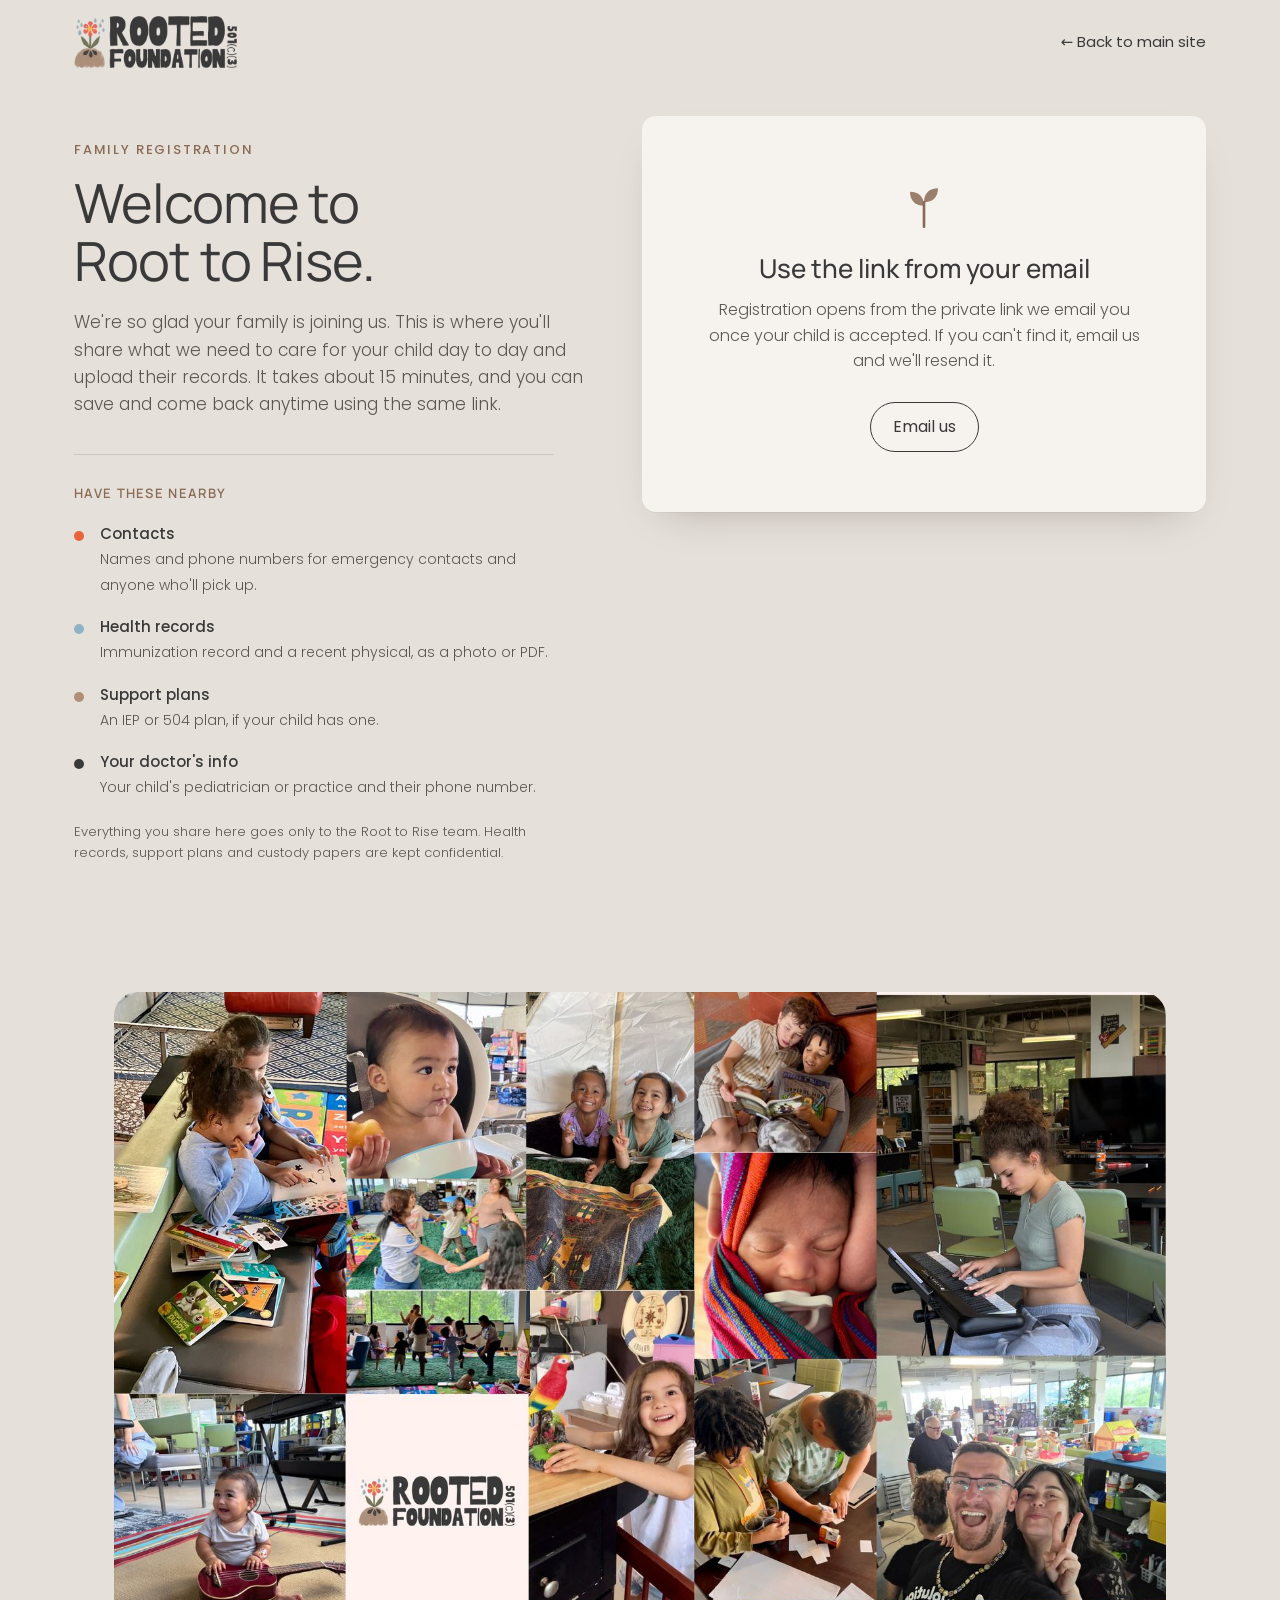
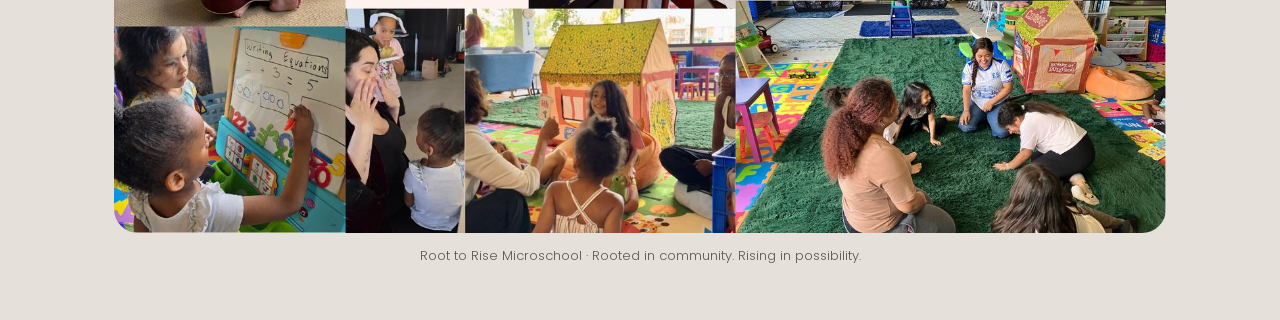
<file: register/index.html>
<!doctype html>
<html lang="en">
<head>
  <meta charset="utf-8" />
  <meta name="viewport" content="width=device-width, initial-scale=1" />
  <title>Registration · Root to Rise</title>
  <meta name="robots" content="noindex, nofollow" />
  <meta name="referrer" content="no-referrer" />
  <link rel="icon" type="image/png" href="/favicon.png" />
  <link rel="preconnect" href="https://fonts.googleapis.com" />
  <link rel="preconnect" href="https://fonts.gstatic.com" crossorigin />
  <link href="https://fonts.googleapis.com/css2?family=Manrope:wght@300;400;500;600&family=Poppins:wght@300;400;500&display=swap" rel="stylesheet" />
  <link rel="stylesheet" href="/styles.css?v=19" />
</head>
<body class="reg">
  <header class="site-header">
    <a class="brand" href="/" aria-label="RootEd Foundation home">
      <img src="/assets/foundation.png" alt="RootEd Foundation" />
    </a>
    <a class="back-link" href="/">← Back to main site</a>
  </header>

  <main class="layout">
    <section class="intro">
      <p class="eyebrow">Family registration</p>
      <h1 id="intro-title">Welcome to<br />Root to Rise.</h1>
      <p class="lede">
        We're so glad your family is joining us. This is where you'll share what we need
        to care for your child day to day and upload their records. It takes about 15 minutes,
        and you can save and come back anytime using the same link.
      </p>

      <div class="expect">
        <h2 class="expect-title">Have these nearby</h2>
        <ul class="facts">
          <li><span class="dot"></span><div><strong>Contacts</strong><span>Names and phone numbers for emergency contacts and anyone who'll pick up.</span></div></li>
          <li><span class="dot"></span><div><strong>Health records</strong><span>Immunization record and a recent physical, as a photo or PDF.</span></div></li>
          <li><span class="dot"></span><div><strong>Support plans</strong><span>An IEP or 504 plan, if your child has one.</span></div></li>
          <li><span class="dot"></span><div><strong>Your doctor's info</strong><span>Your child's pediatrician or practice and their phone number.</span></div></li>
        </ul>
        <p class="private-note">Everything you share here goes only to the Root to Rise team. Health records, support plans and custody papers are kept confidential.</p>
      </div>
    </section>

    <section class="card" aria-live="polite">

      <!-- Birthday check -->
      <form id="view-gate" class="view" novalidate hidden>
        <div class="form-head">
          <h2>Open your registration</h2>
          <p>For your child's privacy, please confirm their birthday.</p>
        </div>
        <fieldset>
          <label>Child's birthday<input name="birthday" type="date" required autocomplete="off" /></label>
        </fieldset>
        <p class="form-error" role="alert" hidden></p>
        <button type="submit" class="btn-primary">Continue</button>
      </form>

      <!-- Not available -->
      <div id="view-closed" class="view message" hidden tabindex="-1">
        <div class="sprout" aria-hidden="true">
          <svg viewBox="0 0 64 64" width="56" height="56"><path d="M32 58V30" stroke="currentColor" stroke-width="3" stroke-linecap="round" fill="none"/><path d="M32 34c-10 0-16-6-16-16 10 0 16 6 16 16zM32 30c0-10 6-16 16-16 0 10-6 16-16 16z" fill="currentColor" opacity=".85"/></svg>
        </div>
        <h2 id="closed-title"></h2>
        <p id="closed-body"></p>
        <a class="btn-secondary" href="mailto:admin@roottorisemicroschool.com">Email us</a>
      </div>

      <!-- Registration -->
      <div id="view-form" class="view" hidden>
        <div class="form-head">
          <h2 id="form-title">Registration</h2>
          <p id="form-sub"></p>
        </div>

        <ol class="steps" aria-label="Registration steps">
          <li data-step="0">Family</li>
          <li data-step="1">Documents</li>
          <li data-step="2">Sign</li>
        </ol>

        <!-- Step 1 -->
        <form class="step" data-step="0" novalidate>
          <fieldset>
            <legend>About your child</legend>
            <div class="row two">
              <label><span>Name they go by <span class="optional">Optional</span></span><input name="preferredName" /></label>
              <label>Pediatrician or practice<input name="pediatrician" placeholder="Name and phone" /></label>
            </div>
            <label class="check"><input type="checkbox" name="hasMedical" /> My child has allergies, a medical condition, or takes medicine</label>
            <div class="reveal" data-when="hasMedical" hidden>
              <label>Tell us what staff should know<textarea name="allergies" rows="3" placeholder="Allergies, reactions, medicines, what to do"></textarea></label>
            </div>
            <p class="sublabel">Does your child have a learning support plan?</p>
            <div class="chips">
              <label class="check"><input type="checkbox" name="supportPlan" value="IEP" /> IEP</label>
              <label class="check"><input type="checkbox" name="supportPlan" value="504 Plan" /> 504 plan</label>
              <label class="check"><input type="checkbox" name="supportPlan" value="Informal accommodations" /> Informal accommodations</label>
            </div>
          </fieldset>

          <fieldset>
            <legend>Your household</legend>
            <label>Home address<textarea name="address" rows="2" autocomplete="street-address"></textarea></label>
            <p class="sublabel">Second parent or guardian <span class="optional">Optional</span></p>
            <div class="row two">
              <label>Name<input name="g2name" autocomplete="off" /></label>
              <label>Relationship<input name="g2relationship" placeholder="e.g. Mom, Dad, Grandparent" /></label>
            </div>
            <div class="row two">
              <label>Phone<input name="g2phone" type="tel" inputmode="tel" /></label>
              <label>Email<input name="g2email" type="email" /></label>
            </div>
          </fieldset>

          <fieldset>
            <legend>Emergency contacts</legend>
            <p class="hint top">Who should we call if we can't reach you?</p>
            <div class="people" data-list="emergency" data-max="4"></div>
            <button type="button" class="link-btn add-person" data-list="emergency">+ Add another contact</button>
          </fieldset>

          <fieldset>
            <legend>Who can pick up</legend>
            <p class="hint top">We'll ask for ID the first time someone new picks up.</p>
            <div class="people" data-list="pickups" data-max="6"></div>
            <button type="button" class="link-btn add-person" data-list="pickups">+ Add another person</button>
            <label class="check spaced"><input type="checkbox" name="hasCustody" /> There's a custody or court order about who can pick up</label>
            <label><span>Anything else about pickup? <span class="optional">Optional</span></span><textarea name="pickupNotes" rows="2"></textarea></label>
          </fieldset>
        </form>

        <!-- Step 2 -->
        <div class="step" data-step="1" hidden>
          <p class="hint top">Photos or PDFs work. Up to 5 MB each. A clear phone photo is fine.</p>
          <ul id="doc-list" class="doc-list"></ul>
        </div>

        <!-- Step 3 -->
        <form class="step" data-step="2" novalidate hidden>
          <fieldset>
            <legend>Permissions</legend>
            <label class="check"><input type="checkbox" name="medicalConsent" /> <span>If I can't be reached in an emergency, I authorize Root to Rise to get my child emergency medical care.</span></label>
            <label class="check"><input type="checkbox" name="photoConsent" /> <span>Root to Rise may share photos of my child in family updates and on social media. <span class="optional">Optional</span></span></label>
            <label class="check"><input type="checkbox" name="handbook" /> <span id="handbook-text">I've received the Root to Rise family handbook and agree to its policies.</span></label>
          </fieldset>
          <fieldset>
            <legend>Signature</legend>
            <label>Your full name<input name="signedBy" autocomplete="name" /></label>
            <p class="hint">Typing your name here counts as your signature.</p>
          </fieldset>
          <div id="missing" class="missing" hidden>
            <p>A few things are still needed:</p>
            <ul></ul>
          </div>
        </form>

        <p id="step-error" class="form-error" role="alert" hidden></p>
        <div class="step-nav">
          <button type="button" class="btn-ghost" id="back-btn">Back</button>
          <button type="button" class="btn-primary" id="next-btn">Save and continue</button>
        </div>
        <p class="saved-note" id="saved-note" aria-live="polite"></p>
      </div>

      <!-- Done -->
      <div id="view-done" class="view message" hidden tabindex="-1">
        <div class="sprout" aria-hidden="true">
          <svg viewBox="0 0 64 64" width="56" height="56"><path d="M32 58V30" stroke="currentColor" stroke-width="3" stroke-linecap="round" fill="none"/><path d="M32 34c-10 0-16-6-16-16 10 0 16 6 16 16zM32 30c0-10 6-16 16-16 0 10-6 16-16 16z" fill="currentColor" opacity=".85"/></svg>
        </div>
        <h2>Registration sent!</h2>
        <p id="done-body"></p>
        <a class="btn-secondary" href="/">Back to Root to Rise</a>
      </div>
    </section>
  </main>

  <div class="collage-band"><img src="/assets/photos/community-collage.jpg" alt="A collage of RootEd students, babies and teachers reading, painting, making music and playing together, with the RootEd Foundation logo in the center" width="1600" height="1280" loading="lazy" decoding="async"></div>

<footer class="site-footer">
    <p>Root to Rise Microschool · Rooted in community. Rising in possibility.</p>
  </footer>

  <script src="/config.js?v=14"></script>
  <script src="/register/register.js?v=14"></script>
</body>
</html>
</file>
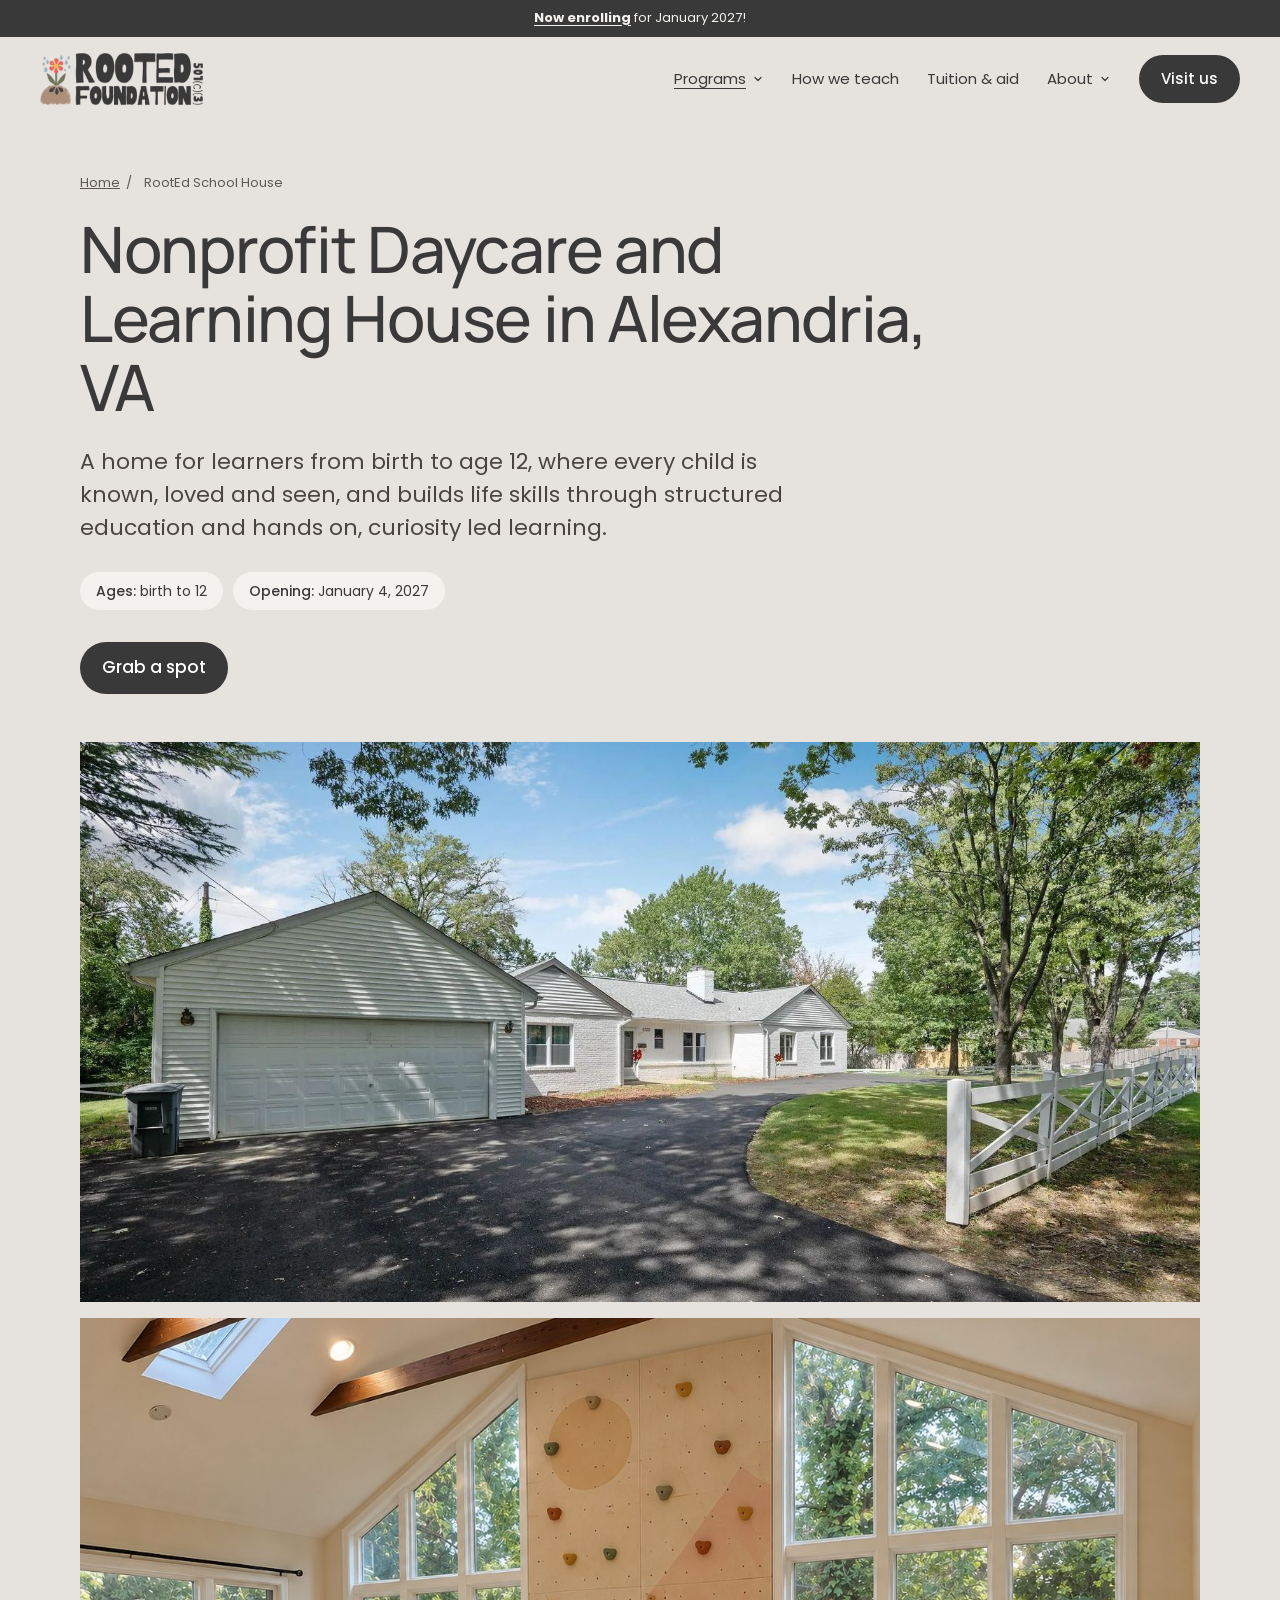
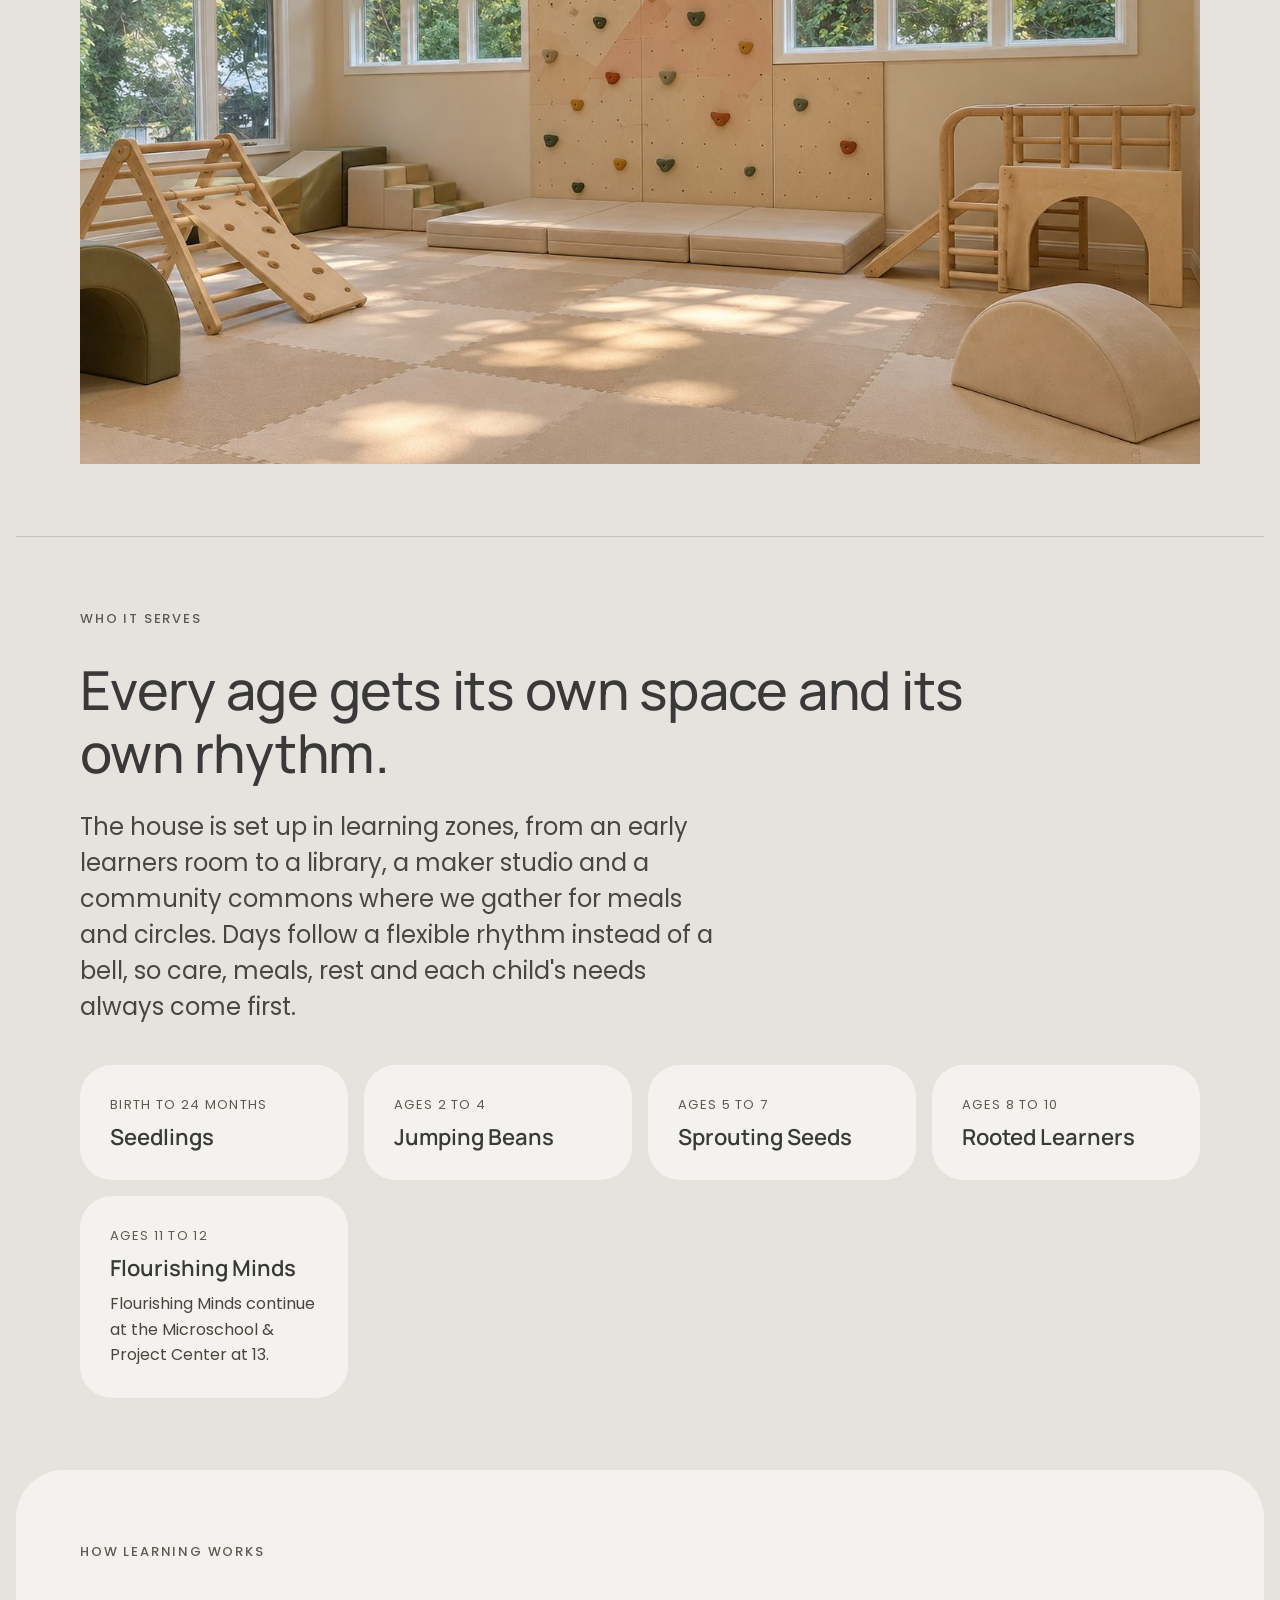
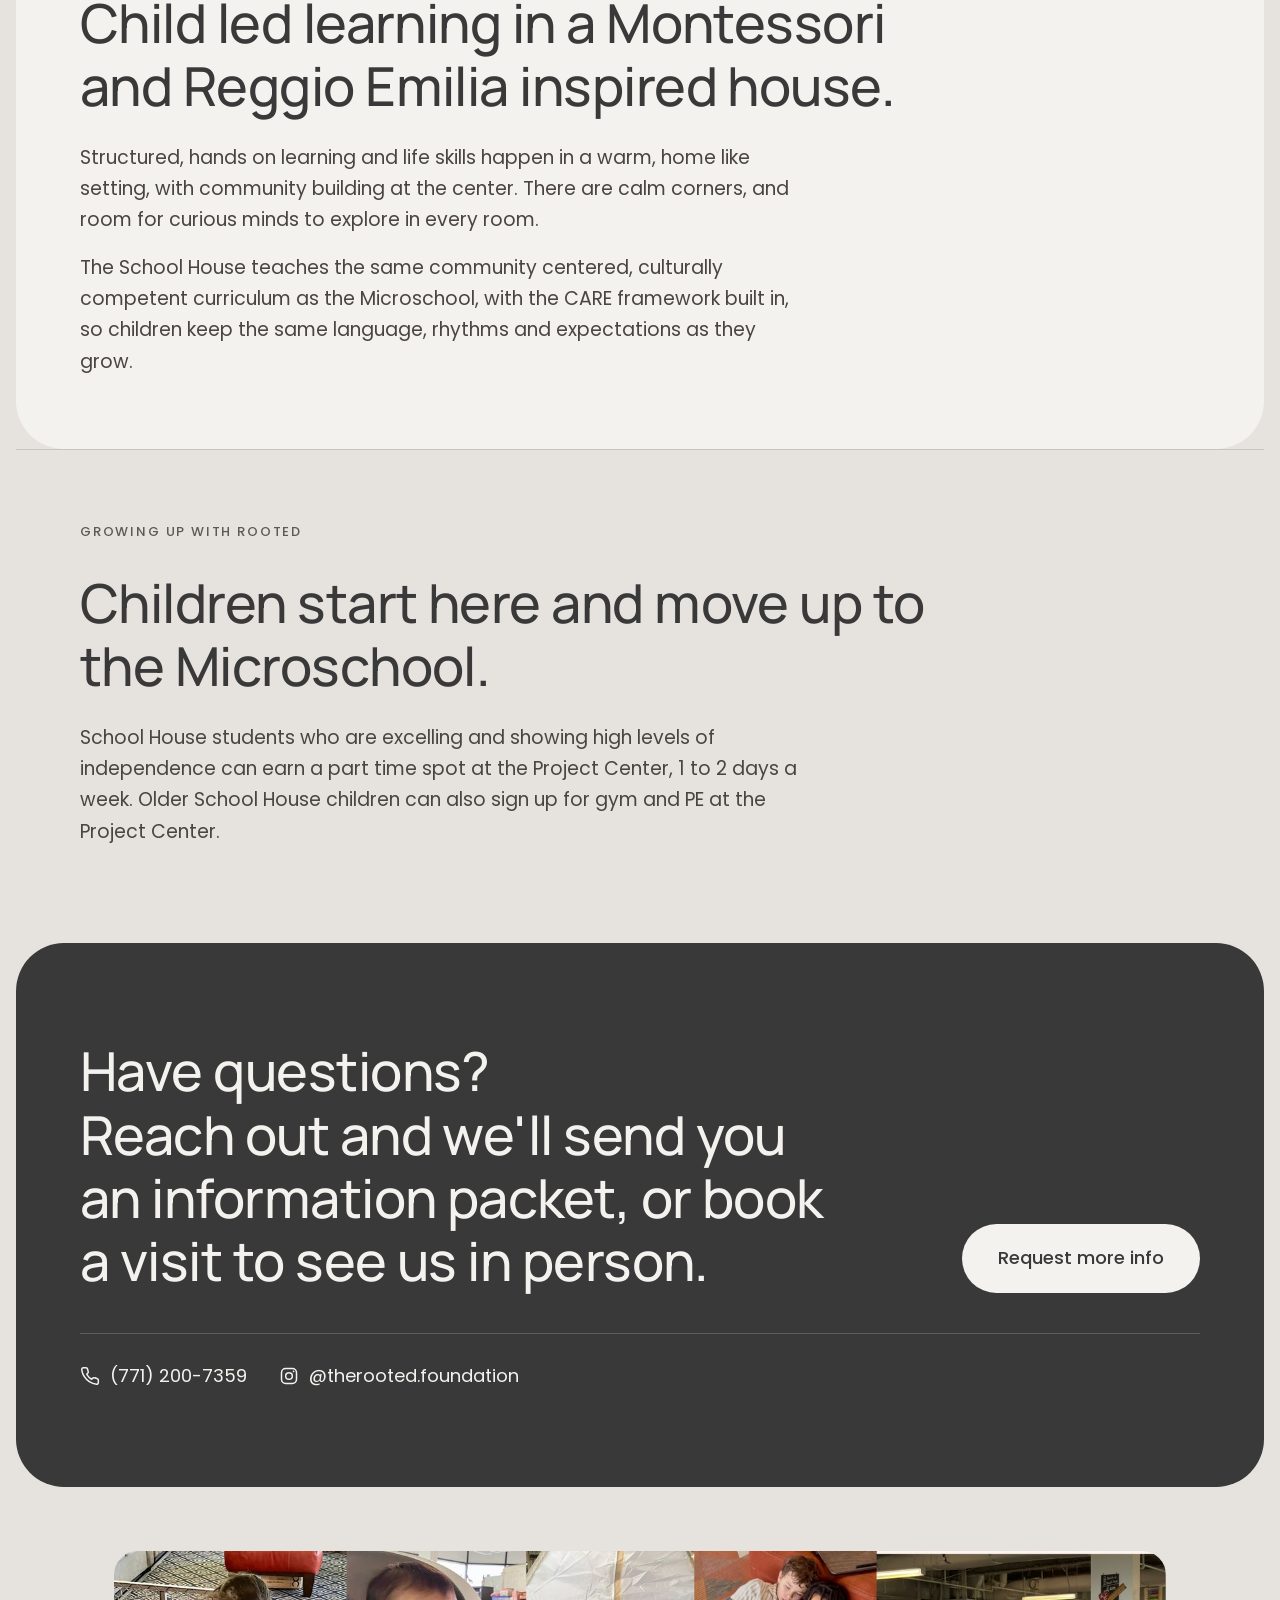
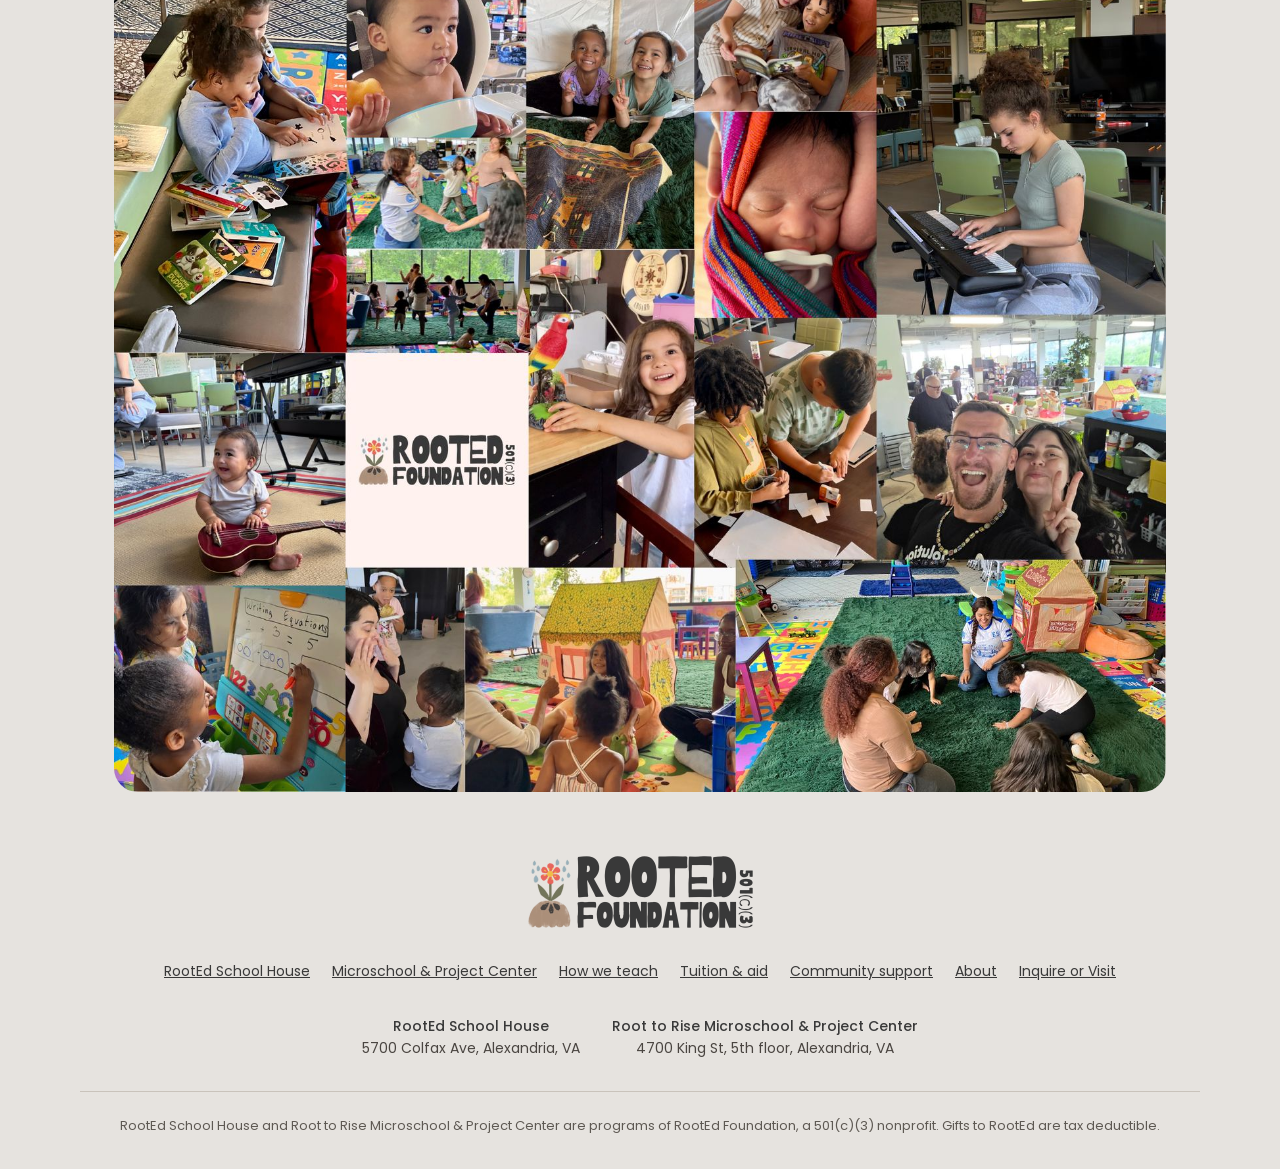
<file: schoolhouse/index.html>
<!doctype html>
<html lang="en">
<head>
<!-- Google tag (Analytics) -->
<script async src="https://www.googletagmanager.com/gtm.js?id=GTM-T46C59ZP"></script>
<script>
  window.dataLayer = window.dataLayer || [];
  function gtag(){dataLayer.push(arguments);}
  gtag('js', new Date());
</script>
<meta charset="utf-8">
<meta name="viewport" content="width=device-width, initial-scale=1">
<title>RootEd School House | Nonprofit Daycare in Alexandria, VA (Birth to 12)</title>
<meta name="description" content="RootEd School House is a nonprofit daycare and learning house in Alexandria, VA for children from birth to age 12. Montessori and Reggio Emilia inspired. Opening January 4, 2027.">
<link rel="canonical" href="https://rooted-foundation.org/schoolhouse/">
<meta property="og:type" content="website">
<meta property="og:site_name" content="RootEd Foundation">
<meta property="og:locale" content="en_US">
<meta property="og:title" content="RootEd School House | Nonprofit Daycare in Alexandria, VA (Birth to 12)">
<meta property="og:description" content="RootEd School House is a nonprofit daycare and learning house in Alexandria, VA for children from birth to age 12. Montessori and Reggio Emilia inspired. Opening January 4, 2027.">
<meta property="og:url" content="https://rooted-foundation.org/schoolhouse/">
<meta property="og:image" content="https://rooted-foundation.org/assets/og/schoolhouse.jpg">
<meta property="og:image:width" content="1200">
<meta property="og:image:height" content="630">
<meta name="twitter:card" content="summary_large_image">
<meta name="theme-color" content="#E6E3DF">
<link rel="icon" type="image/png" href="/favicon.png">
<link rel="apple-touch-icon" href="/apple-touch-icon.png">
<link rel="preconnect" href="https://fonts.googleapis.com">
<link rel="preconnect" href="https://fonts.gstatic.com" crossorigin>
<link href="https://fonts.googleapis.com/css2?family=Manrope:wght@400;500;600;700;800&family=Poppins:wght@400;500&display=swap" rel="stylesheet">
<link rel="stylesheet" href="/site.css?v=18">
<script type="application/ld+json">
{
 "@context": "https://schema.org",
 "@graph": [
  {
   "@type": "NGO",
   "@id": "https://rooted-foundation.org/#org",
   "name": "RootEd Foundation",
   "url": "https://rooted-foundation.org/",
   "logo": "https://rooted-foundation.org/assets/foundation.png",
   "image": "https://rooted-foundation.org/assets/og/home.jpg",
   "description": "RootEd Foundation is a 501(c)(3) nonprofit in Alexandria, Virginia that runs RootEd School House (birth to 12) and Root to Rise Microschool & Project Center (13 and up).",
   "slogan": "Rooted in community. Rising in possibility.",
   "nonprofitStatus": "Nonprofit501c3",
   "areaServed": {
    "@type": "City",
    "name": "Alexandria, Virginia"
   },
   "subOrganization": [
    {
     "@id": "https://rooted-foundation.org/schoolhouse/#place"
    },
    {
     "@id": "https://rooted-foundation.org/microschool/#place"
    }
   ]
  },
  {
   "@type": [
    "ChildCare",
    "EducationalOrganization"
   ],
   "@id": "https://rooted-foundation.org/schoolhouse/#place",
   "name": "RootEd School House",
   "url": "https://rooted-foundation.org/schoolhouse/",
   "image": "https://rooted-foundation.org/assets/og/schoolhouse.jpg",
   "description": "Nonprofit daycare and learning house for children from birth to age 12 in Alexandria, VA. Montessori and Reggio Emilia inspired, opening January 4, 2027.",
   "address": {
    "@type": "PostalAddress",
    "streetAddress": "5700 Colfax Ave",
    "addressLocality": "Alexandria",
    "addressRegion": "VA",
    "addressCountry": "US"
   },
   "parentOrganization": {
    "@id": "https://rooted-foundation.org/#org"
   }
  },
  {
   "@type": "BreadcrumbList",
   "itemListElement": [
    {
     "@type": "ListItem",
     "position": 1,
     "name": "Home",
     "item": "https://rooted-foundation.org/"
    },
    {
     "@type": "ListItem",
     "position": 2,
     "name": "RootEd School House",
     "item": "https://rooted-foundation.org/schoolhouse/"
    }
   ]
  }
 ]
}
</script>
</head>
<body>
<div class="draft"><a href="/visit/?info">Now enrolling</a> for January 2027!</div>
<div class="page">
<header class="site-header wrap">
  <a class="logo" href="/"><img src="/assets/foundation.png" alt="RootEd Foundation home" width="900" height="288"></a>
  <nav class="nav" aria-label="Main">
    <div class="nav-item has-menu">
      <button class="nav-top is-current" type="button" aria-expanded="false" aria-controls="menu-programs">Programs <svg aria-hidden="true" width="12" height="12" viewBox="0 0 24 24" fill="none" stroke="currentColor" stroke-width="2.4" stroke-linecap="round" stroke-linejoin="round"><path d="M6 9l6 6 6-6"/></svg></button>
      <div class="nav-menu" id="menu-programs">
        <a href="/schoolhouse/" aria-current="page"><strong>RootEd School House</strong><span>Birth to 12 · Daycare and learning house</span></a>
        <a href="/microschool/"><strong>Root to Rise Microschool &amp; Project Center</strong><span>13 and up · Project based learning</span></a>
      </div>
    </div>
    <a class="plain" href="/approach/">How we teach</a>
    <a class="plain" href="/tuition/">Tuition &amp; aid</a>
    <div class="nav-item has-menu">
      <button class="nav-top" type="button" aria-expanded="false" aria-controls="menu-about">About <svg aria-hidden="true" width="12" height="12" viewBox="0 0 24 24" fill="none" stroke="currentColor" stroke-width="2.4" stroke-linecap="round" stroke-linejoin="round"><path d="M6 9l6 6 6-6"/></svg></button>
      <div class="nav-menu" id="menu-about">
        <a href="/about/"><strong>About RootEd Foundation</strong><span>Mission, values and leadership</span></a>
        <a href="/community/"><strong>Community support</strong><span>Free store, counseling and more</span></a>
      </div>
    </div>
    <a class="btn nav-cta" href="/visit">Visit us</a>
    <button class="menu-toggle" type="button" aria-expanded="false" aria-controls="mobile-menu" aria-label="Menu"><svg aria-hidden="true" width="20" height="20" viewBox="0 0 24 24" fill="none" stroke="#393939" stroke-width="2" stroke-linecap="round"><path d="M4 7h16M4 12h16M4 17h16"/></svg></button>
  </nav>
  <div class="mobile-menu" id="mobile-menu" hidden>
    <div class="mm-group">
      <p class="mm-label">Programs</p>
      <a href="/schoolhouse/">RootEd School House<span>Birth to 12</span></a>
      <a href="/microschool/">Root to Rise Microschool &amp; Project Center<span>13 and up</span></a>
    </div>
    <div class="mm-group">
      <a href="/approach/">How we teach</a>
      <a href="/tuition/">Tuition &amp; aid</a>
    </div>
    <div class="mm-group">
      <p class="mm-label">About</p>
      <a href="/about/">About RootEd Foundation</a>
      <a href="/community/">Community support</a>
    </div>
    <a class="btn" href="/visit">Inquire or Visit</a>
  </div>
</header>
<main>
<section class="page-hero wrap">
<nav class="crumbs" aria-label="Breadcrumb"><a href="/">Home</a><span>/</span><span aria-current="page">RootEd School House</span></nav>
<h1>Nonprofit Daycare and Learning House in Alexandria, VA</h1>
<p class="lead">A home for learners from birth to age 12, where every child is known, loved and seen, and builds life skills through structured education and hands on, curiosity led learning.</p>
<ul class="chips">
  <li><strong>Ages:</strong> birth to 12</li>
  <li><strong>Opening:</strong> January 4, 2027</li>
</ul>
<div class="actions"><a class="btn" href="/visit/?info&location=schoolhouse">Grab a spot</a></div>
<div class="hero-photo"><img src="/assets/photos/sh-exterior.jpg" alt="RootEd School House, a one-story house with a long driveway at 5700 Colfax Ave in Alexandria, VA" width="1600" height="996" decoding="async"></div>
<div class="hero-photo hero-photo-2"><img src="/assets/photos/sh-play-room.jpg" alt="Rendering of the School House play room: a climbing wall under a vaulted ceiling, a wooden climbing triangle, a play loft and soft mats on the floor" width="1449" height="1086" loading="lazy" decoding="async"></div>
</section>

<section class="block wrap" aria-labelledby="sh-who">
  <h2 id="sh-who" class="sec-eyebrow">Who it serves</h2>
  <p class="sec-statement">Every age gets its own space and its own rhythm.</p>
  <p class="sec-body">The house is set up in learning zones, from an early learners room to a library, a maker studio and a community commons where we gather for meals and circles. Days follow a flexible rhythm instead of a bell, so care, meals, rest and each child's needs always come first.</p>
  <div class="cards">
    <div class="card"><p class="age">Birth to 24 months</p><h3>Seedlings</h3></div>
    <div class="card"><p class="age">Ages 2 to 4</p><h3>Jumping Beans</h3></div>
    <div class="card"><p class="age">Ages 5 to 7</p><h3>Sprouting Seeds</h3></div>
    <div class="card"><p class="age">Ages 8 to 10</p><h3>Rooted Learners</h3></div>
    <div class="card"><p class="age">Ages 11 to 12</p><h3>Flourishing Minds</h3><p>Flourishing Minds continue at the Microschool &amp; Project Center at 13.</p></div>
  </div>
</section>

<section class="block tint wrap" aria-labelledby="sh-how">
  <h2 id="sh-how" class="sec-eyebrow">How learning works</h2>
  <p class="sec-statement">Child led learning in a Montessori and Reggio Emilia inspired house.</p>
  <div class="prose">
    <p>Structured, hands on learning and life skills happen in a warm, home like setting, with community building at the center. There are calm corners, and room for curious minds to explore in every room.</p>
    <p>The School House teaches the same community centered, culturally competent curriculum as the Microschool, with the CARE framework built in, so children keep the same language, rhythms and expectations as they grow.</p>
  </div>
</section>

<section class="block wrap" aria-labelledby="sh-next">
  <h2 id="sh-next" class="sec-eyebrow">Growing up with RootEd</h2>
  <p class="sec-statement">Children start here and move up to the Microschool.</p>
  <div class="prose">
    <p>School House students who are excelling and showing high levels of independence can earn a part time spot at the Project Center, 1 to 2 days a week. Older School House children can also sign up for gym and PE at the Project Center.</p>
  </div>
</section>
<section class="visit wrap inner-visit">
  <div class="visit-top">
    <h2>Have questions?<br>Reach out and we'll send you an information packet, or book a visit to see us in person.</h2>
    <a class="btn-light" href="/visit/?info">Request more info</a>
  </div>
  <div class="visit-contact">
    <a href="tel:+17712007359"><svg aria-hidden="true" width="20" height="20" viewBox="0 0 24 24" fill="none" stroke="currentColor" stroke-width="1.8" stroke-linecap="round" stroke-linejoin="round"><path d="M22 16.9v3a2 2 0 0 1-2.2 2 19.8 19.8 0 0 1-8.6-3.1 19.5 19.5 0 0 1-6-6A19.8 19.8 0 0 1 2.1 4.2 2 2 0 0 1 4.1 2h3a2 2 0 0 1 2 1.7c.1 1 .4 1.9.7 2.8a2 2 0 0 1-.5 2.1L8 9.9a16 16 0 0 0 6 6l1.3-1.3a2 2 0 0 1 2.1-.4c.9.3 1.8.6 2.8.7a2 2 0 0 1 1.7 2z"/></svg>(771) 200-7359</a>
    <a href="https://www.instagram.com/therooted.foundation/" target="_blank" rel="noopener"><svg aria-hidden="true" width="20" height="20" viewBox="0 0 24 24" fill="none" stroke="currentColor" stroke-width="1.8" stroke-linecap="round" stroke-linejoin="round"><rect x="3" y="3" width="18" height="18" rx="5"/><circle cx="12" cy="12" r="4"/><circle cx="17.5" cy="6.5" r="1" fill="currentColor" stroke="none"/></svg>@therooted.foundation</a>
  </div>
</section>
</main>
<div class="collage-band"><img src="/assets/photos/community-collage.jpg" alt="A collage of RootEd students, babies and teachers reading, painting, making music and playing together, with the RootEd Foundation logo in the center" width="1600" height="1280" loading="lazy" decoding="async"></div>

<footer class="footer wrap">
  <a href="/"><img src="/assets/foundation.png" alt="RootEd Foundation home" width="900" height="288" loading="lazy"></a>
  <nav aria-label="Footer">
    <a href="/schoolhouse/">RootEd School House</a>
    <a href="/microschool/">Microschool &amp; Project Center</a>
    <a href="/approach/">How we teach</a>
    <a href="/tuition/">Tuition &amp; aid</a>
    <a href="/community/">Community support</a>
    <a href="/about/">About</a>
    <a href="/visit">Inquire or Visit</a>
  </nav>
  <address>
    <span><strong>RootEd School House</strong>5700 Colfax Ave, Alexandria, VA</span>
    <span><strong>Root to Rise Microschool &amp; Project Center</strong>4700 King St, 5th floor, Alexandria, VA</span>
  </address>
  <p class="fine">RootEd School House and Root to Rise Microschool &amp; Project Center are programs of RootEd Foundation, a 501(c)(3) nonprofit. Gifts to RootEd are tax deductible.</p>
</footer>
</div>
<script src="/site.js?v=4" defer></script>
</body>
</html>
</file>
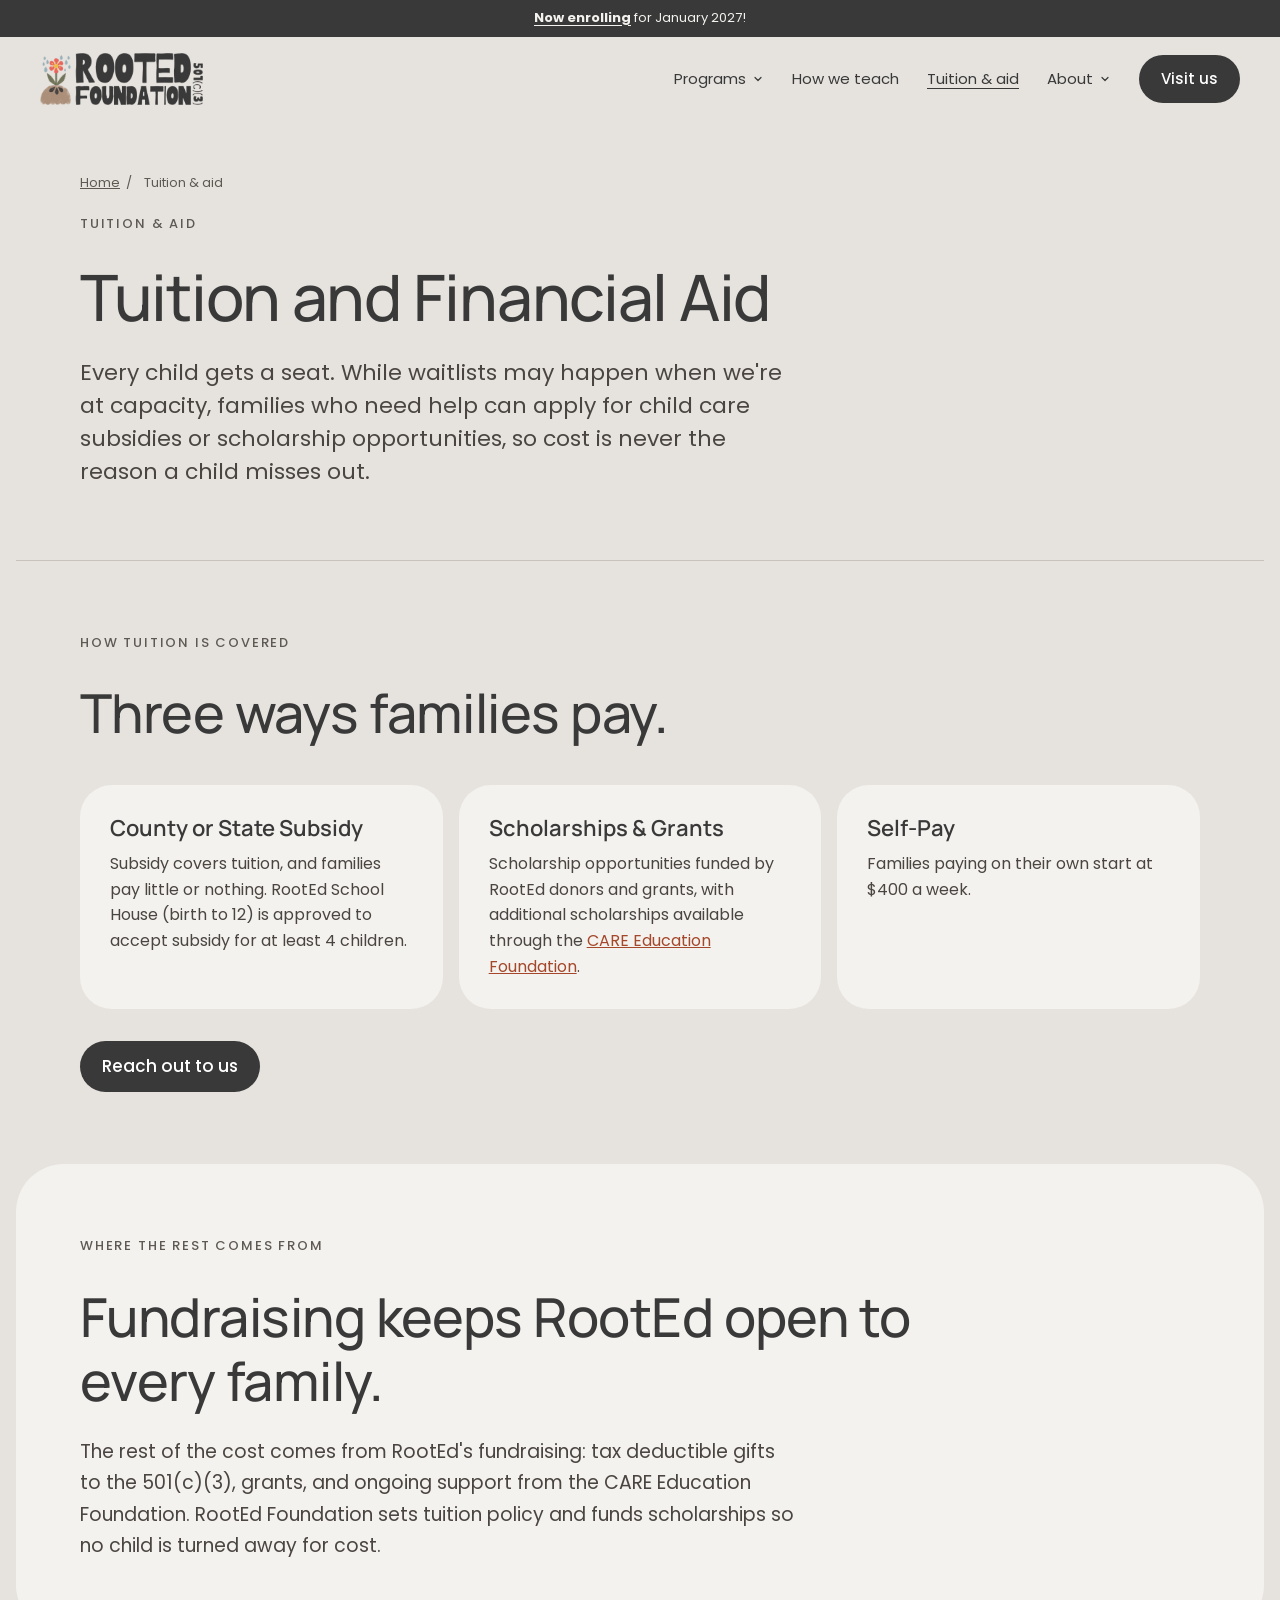
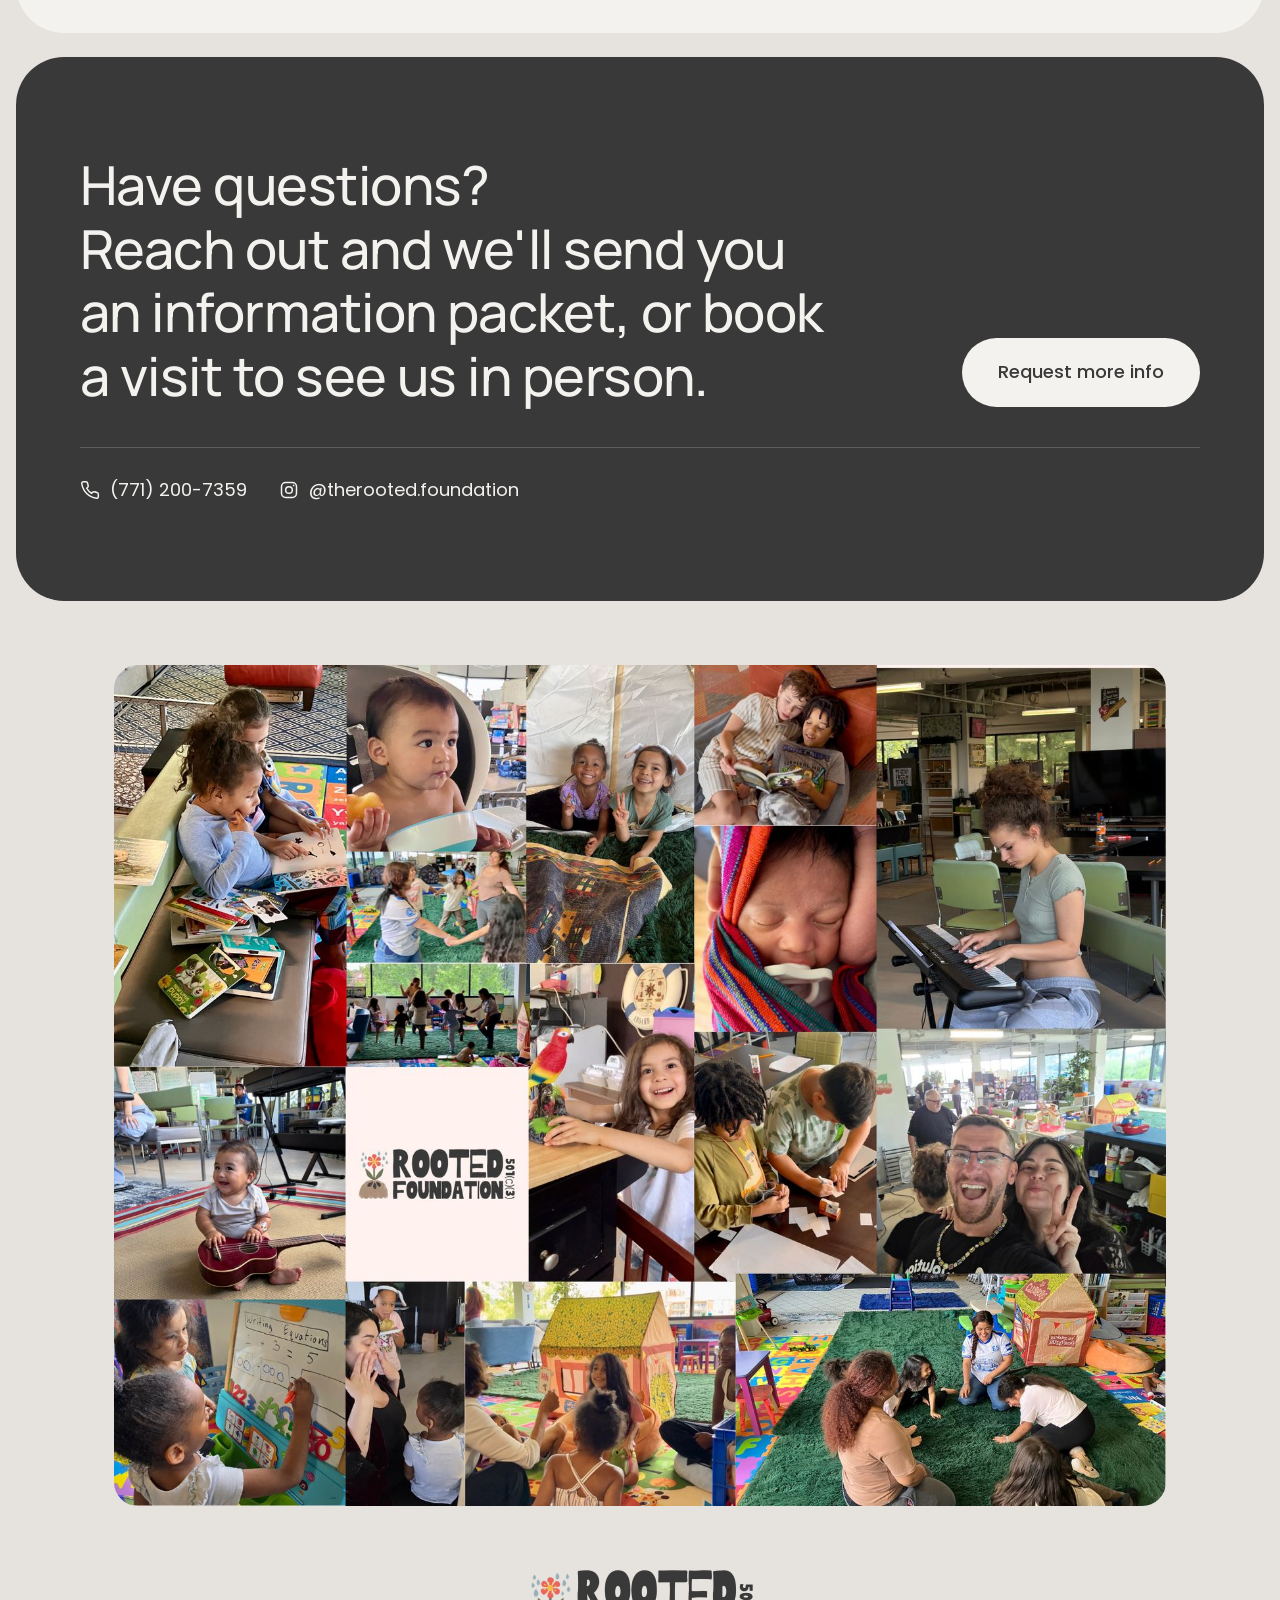
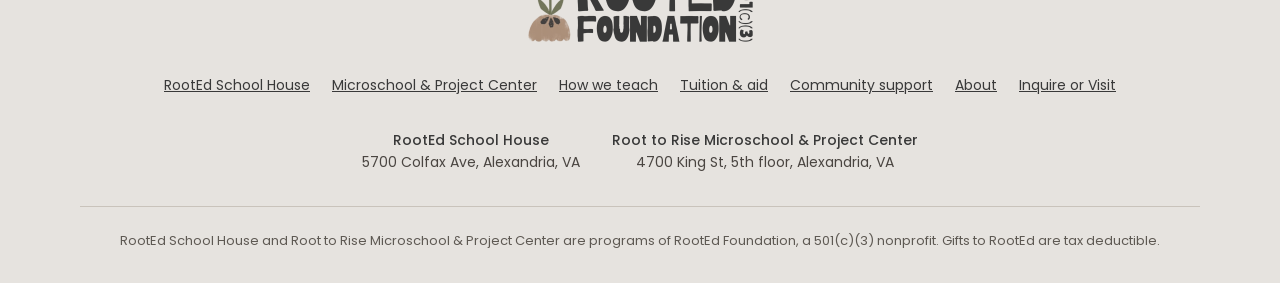
<file: tuition/index.html>
<!doctype html>
<html lang="en">
<head>
<!-- Google tag (Analytics) -->
<script async src="https://www.googletagmanager.com/gtm.js?id=GTM-T46C59ZP"></script>
<script>
  window.dataLayer = window.dataLayer || [];
  function gtag(){dataLayer.push(arguments);}
  gtag('js', new Date());
</script>
<meta charset="utf-8">
<meta name="viewport" content="width=device-width, initial-scale=1">
<title>Tuition & Financial Aid | Child Care Subsidies and Scholarships | RootEd Foundation, Alexandria VA</title>
<meta name="description" content="Every child gets a seat at RootEd. Families can use child care subsidies or apply for scholarships; self-pay tuition starts at $400 a week. Nonprofit daycare and microschool in Alexandria, VA.">
<link rel="canonical" href="https://rooted-foundation.org/tuition/">
<meta property="og:type" content="website">
<meta property="og:site_name" content="RootEd Foundation">
<meta property="og:locale" content="en_US">
<meta property="og:title" content="Tuition & Financial Aid | Child Care Subsidies and Scholarships | RootEd Foundation, Alexandria VA">
<meta property="og:description" content="Every child gets a seat at RootEd. Families can use child care subsidies or apply for scholarships; self-pay tuition starts at $400 a week. Nonprofit daycare and microschool in Alexandria, VA.">
<meta property="og:url" content="https://rooted-foundation.org/tuition/">
<meta property="og:image" content="https://rooted-foundation.org/assets/og/tuition.jpg">
<meta property="og:image:width" content="1200">
<meta property="og:image:height" content="630">
<meta name="twitter:card" content="summary_large_image">
<meta name="theme-color" content="#E6E3DF">
<link rel="icon" type="image/png" href="/favicon.png">
<link rel="apple-touch-icon" href="/apple-touch-icon.png">
<link rel="preconnect" href="https://fonts.googleapis.com">
<link rel="preconnect" href="https://fonts.gstatic.com" crossorigin>
<link href="https://fonts.googleapis.com/css2?family=Manrope:wght@400;500;600;700;800&family=Poppins:wght@400;500&display=swap" rel="stylesheet">
<link rel="stylesheet" href="/site.css?v=18">
<script type="application/ld+json">
{
 "@context": "https://schema.org",
 "@graph": [
  {
   "@type": "NGO",
   "@id": "https://rooted-foundation.org/#org",
   "name": "RootEd Foundation",
   "url": "https://rooted-foundation.org/",
   "logo": "https://rooted-foundation.org/assets/foundation.png",
   "image": "https://rooted-foundation.org/assets/og/home.jpg",
   "description": "RootEd Foundation is a 501(c)(3) nonprofit in Alexandria, Virginia that runs RootEd School House (birth to 12) and Root to Rise Microschool & Project Center (13 and up).",
   "slogan": "Rooted in community. Rising in possibility.",
   "nonprofitStatus": "Nonprofit501c3",
   "areaServed": {
    "@type": "City",
    "name": "Alexandria, Virginia"
   },
   "subOrganization": [
    {
     "@id": "https://rooted-foundation.org/schoolhouse/#place"
    },
    {
     "@id": "https://rooted-foundation.org/microschool/#place"
    }
   ]
  },
  {
   "@type": "BreadcrumbList",
   "itemListElement": [
    {
     "@type": "ListItem",
     "position": 1,
     "name": "Home",
     "item": "https://rooted-foundation.org/"
    },
    {
     "@type": "ListItem",
     "position": 2,
     "name": "Tuition & aid",
     "item": "https://rooted-foundation.org/tuition/"
    }
   ]
  }
 ]
}
</script>
</head>
<body>
<div class="draft"><a href="/visit/?info">Now enrolling</a> for January 2027!</div>
<div class="page">
<header class="site-header wrap">
  <a class="logo" href="/"><img src="/assets/foundation.png" alt="RootEd Foundation home" width="900" height="288"></a>
  <nav class="nav" aria-label="Main">
    <div class="nav-item has-menu">
      <button class="nav-top" type="button" aria-expanded="false" aria-controls="menu-programs">Programs <svg aria-hidden="true" width="12" height="12" viewBox="0 0 24 24" fill="none" stroke="currentColor" stroke-width="2.4" stroke-linecap="round" stroke-linejoin="round"><path d="M6 9l6 6 6-6"/></svg></button>
      <div class="nav-menu" id="menu-programs">
        <a href="/schoolhouse/"><strong>RootEd School House</strong><span>Birth to 12 · Daycare and learning house</span></a>
        <a href="/microschool/"><strong>Root to Rise Microschool &amp; Project Center</strong><span>13 and up · Project based learning</span></a>
      </div>
    </div>
    <a class="plain" href="/approach/">How we teach</a>
    <a class="plain" href="/tuition/" aria-current="page">Tuition &amp; aid</a>
    <div class="nav-item has-menu">
      <button class="nav-top" type="button" aria-expanded="false" aria-controls="menu-about">About <svg aria-hidden="true" width="12" height="12" viewBox="0 0 24 24" fill="none" stroke="currentColor" stroke-width="2.4" stroke-linecap="round" stroke-linejoin="round"><path d="M6 9l6 6 6-6"/></svg></button>
      <div class="nav-menu" id="menu-about">
        <a href="/about/"><strong>About RootEd Foundation</strong><span>Mission, values and leadership</span></a>
        <a href="/community/"><strong>Community support</strong><span>Free store, counseling and more</span></a>
      </div>
    </div>
    <a class="btn nav-cta" href="/visit">Visit us</a>
    <button class="menu-toggle" type="button" aria-expanded="false" aria-controls="mobile-menu" aria-label="Menu"><svg aria-hidden="true" width="20" height="20" viewBox="0 0 24 24" fill="none" stroke="#393939" stroke-width="2" stroke-linecap="round"><path d="M4 7h16M4 12h16M4 17h16"/></svg></button>
  </nav>
  <div class="mobile-menu" id="mobile-menu" hidden>
    <div class="mm-group">
      <p class="mm-label">Programs</p>
      <a href="/schoolhouse/">RootEd School House<span>Birth to 12</span></a>
      <a href="/microschool/">Root to Rise Microschool &amp; Project Center<span>13 and up</span></a>
    </div>
    <div class="mm-group">
      <a href="/approach/">How we teach</a>
      <a href="/tuition/">Tuition &amp; aid</a>
    </div>
    <div class="mm-group">
      <p class="mm-label">About</p>
      <a href="/about/">About RootEd Foundation</a>
      <a href="/community/">Community support</a>
    </div>
    <a class="btn" href="/visit">Inquire or Visit</a>
  </div>
</header>
<main>
<section class="page-hero wrap">
<nav class="crumbs" aria-label="Breadcrumb"><a href="/">Home</a><span>/</span><span aria-current="page">Tuition & aid</span></nav>
<p class="sec-eyebrow">Tuition &amp; aid</p>
<h1>Tuition and Financial Aid</h1>
<p class="lead">Every child gets a seat. While waitlists may happen when we're at capacity, families who need help can apply for child care subsidies or scholarship opportunities, so cost is never the reason a child misses out.</p>
</section>

<section class="block wrap" aria-labelledby="tu-how">
  <h2 id="tu-how" class="sec-eyebrow">How tuition is covered</h2>
  <p class="sec-statement">Three ways families pay.</p>
  <div class="cards">
    <div class="card"><h3>County or State Subsidy</h3><p>Subsidy covers tuition, and families pay little or nothing. RootEd School House (birth to 12) is approved to accept subsidy for at least 4 children.</p></div>
    <div class="card"><h3>Scholarships &amp; Grants</h3><p>Scholarship opportunities funded by RootEd donors and grants, with additional scholarships available through the <a href="https://careducationfoundation.org/">CARE Education Foundation</a>.</p></div>
    <div class="card"><h3>Self-Pay</h3><p>Families paying on their own start at $400 a week.</p></div>
  </div>
  <div class="actions"><a class="btn" href="/visit/?info">Reach out to us</a></div>
</section>

<section class="block tint wrap" aria-labelledby="tu-fund">
  <h2 id="tu-fund" class="sec-eyebrow">Where the rest comes from</h2>
  <p class="sec-statement">Fundraising keeps RootEd open to every family.</p>
  <div class="prose">
    <p>The rest of the cost comes from RootEd's fundraising: tax deductible gifts to the 501(c)(3), grants, and ongoing support from the CARE Education Foundation. RootEd Foundation sets tuition policy and funds scholarships so no child is turned away for cost.</p>
  </div>
</section>

<section class="visit wrap inner-visit">
  <div class="visit-top">
    <h2>Have questions?<br>Reach out and we'll send you an information packet, or book a visit to see us in person.</h2>
    <a class="btn-light" href="/visit/?info">Request more info</a>
  </div>
  <div class="visit-contact">
    <a href="tel:+17712007359"><svg aria-hidden="true" width="20" height="20" viewBox="0 0 24 24" fill="none" stroke="currentColor" stroke-width="1.8" stroke-linecap="round" stroke-linejoin="round"><path d="M22 16.9v3a2 2 0 0 1-2.2 2 19.8 19.8 0 0 1-8.6-3.1 19.5 19.5 0 0 1-6-6A19.8 19.8 0 0 1 2.1 4.2 2 2 0 0 1 4.1 2h3a2 2 0 0 1 2 1.7c.1 1 .4 1.9.7 2.8a2 2 0 0 1-.5 2.1L8 9.9a16 16 0 0 0 6 6l1.3-1.3a2 2 0 0 1 2.1-.4c.9.3 1.8.6 2.8.7a2 2 0 0 1 1.7 2z"/></svg>(771) 200-7359</a>
    <a href="https://www.instagram.com/therooted.foundation/" target="_blank" rel="noopener"><svg aria-hidden="true" width="20" height="20" viewBox="0 0 24 24" fill="none" stroke="currentColor" stroke-width="1.8" stroke-linecap="round" stroke-linejoin="round"><rect x="3" y="3" width="18" height="18" rx="5"/><circle cx="12" cy="12" r="4"/><circle cx="17.5" cy="6.5" r="1" fill="currentColor" stroke="none"/></svg>@therooted.foundation</a>
  </div>
</section>
</main>
<div class="collage-band"><img src="/assets/photos/community-collage.jpg" alt="A collage of RootEd students, babies and teachers reading, painting, making music and playing together, with the RootEd Foundation logo in the center" width="1600" height="1280" loading="lazy" decoding="async"></div>

<footer class="footer wrap">
  <a href="/"><img src="/assets/foundation.png" alt="RootEd Foundation home" width="900" height="288" loading="lazy"></a>
  <nav aria-label="Footer">
    <a href="/schoolhouse/">RootEd School House</a>
    <a href="/microschool/">Microschool &amp; Project Center</a>
    <a href="/approach/">How we teach</a>
    <a href="/tuition/">Tuition &amp; aid</a>
    <a href="/community/">Community support</a>
    <a href="/about/">About</a>
    <a href="/visit">Inquire or Visit</a>
  </nav>
  <address>
    <span><strong>RootEd School House</strong>5700 Colfax Ave, Alexandria, VA</span>
    <span><strong>Root to Rise Microschool &amp; Project Center</strong>4700 King St, 5th floor, Alexandria, VA</span>
  </address>
  <p class="fine">RootEd School House and Root to Rise Microschool &amp; Project Center are programs of RootEd Foundation, a 501(c)(3) nonprofit. Gifts to RootEd are tax deductible.</p>
</footer>
</div>
<script src="/site.js?v=4" defer></script>
</body>
</html>
</file>
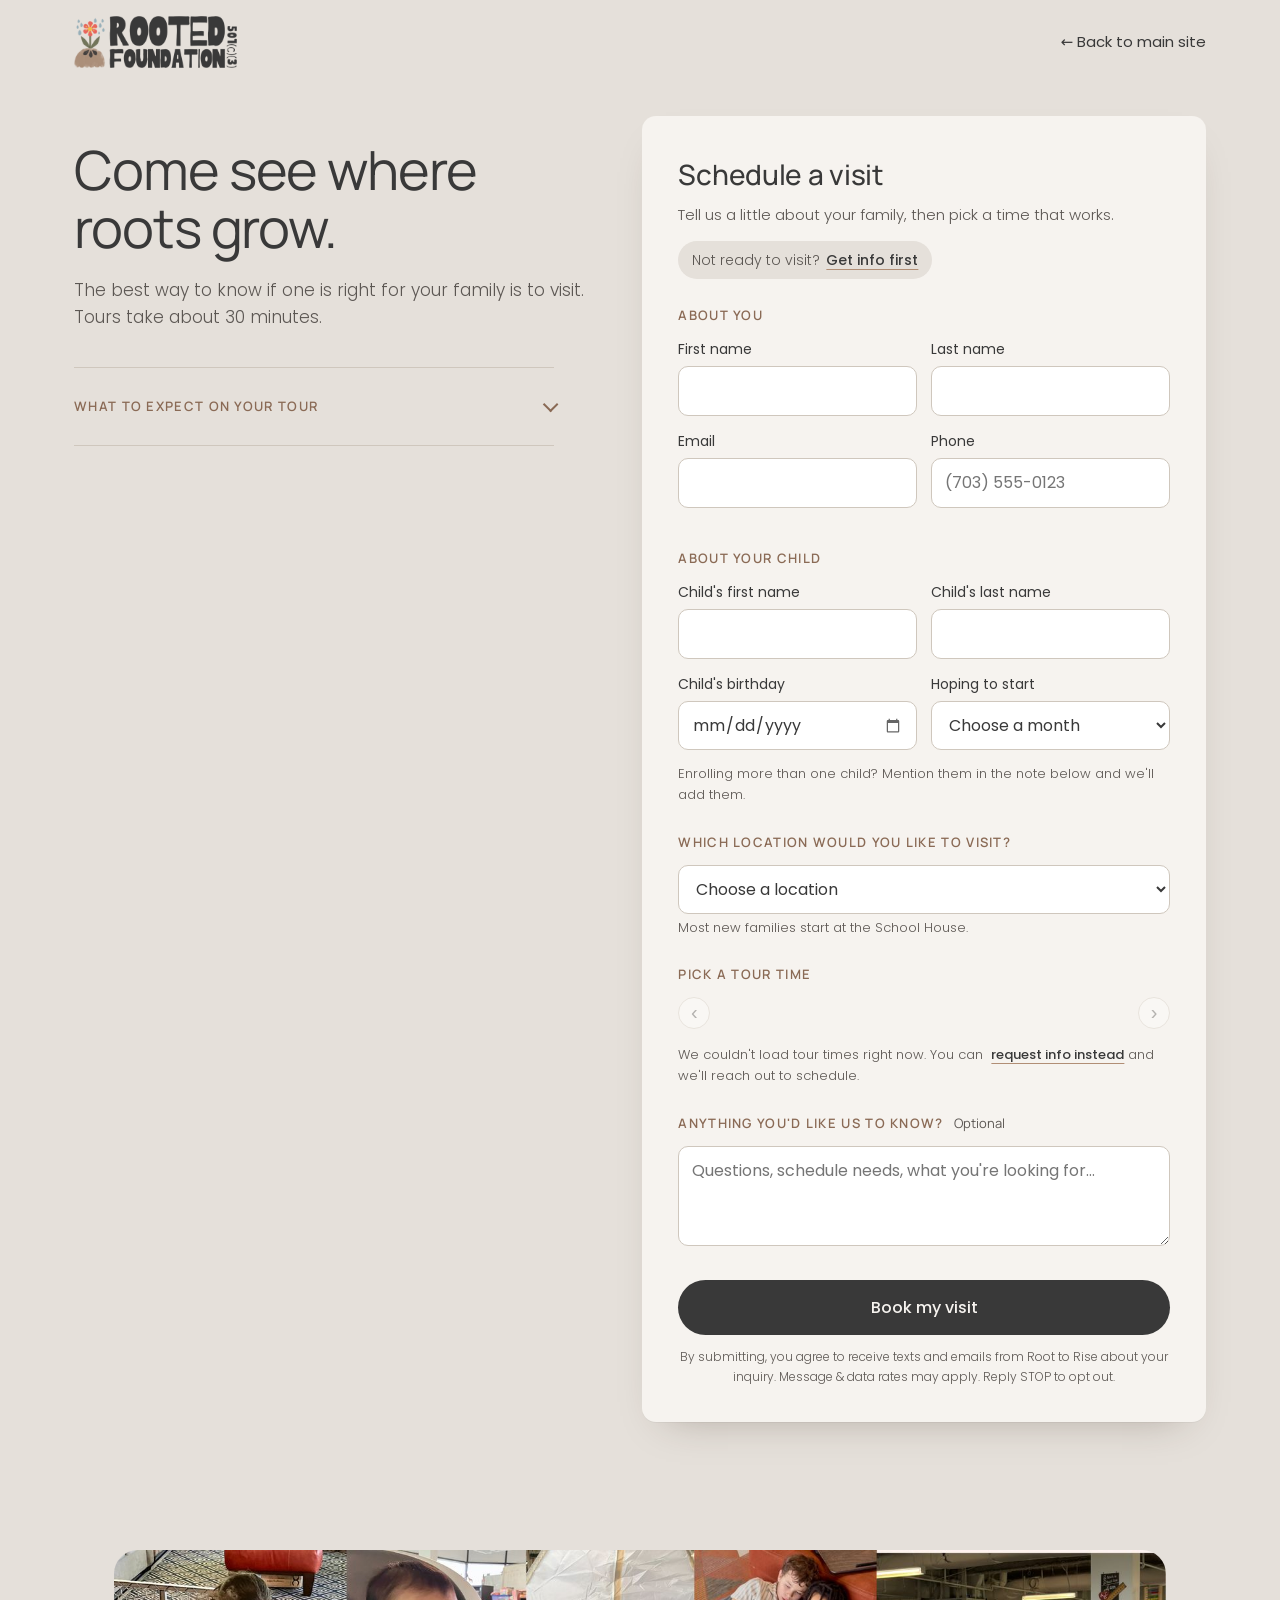
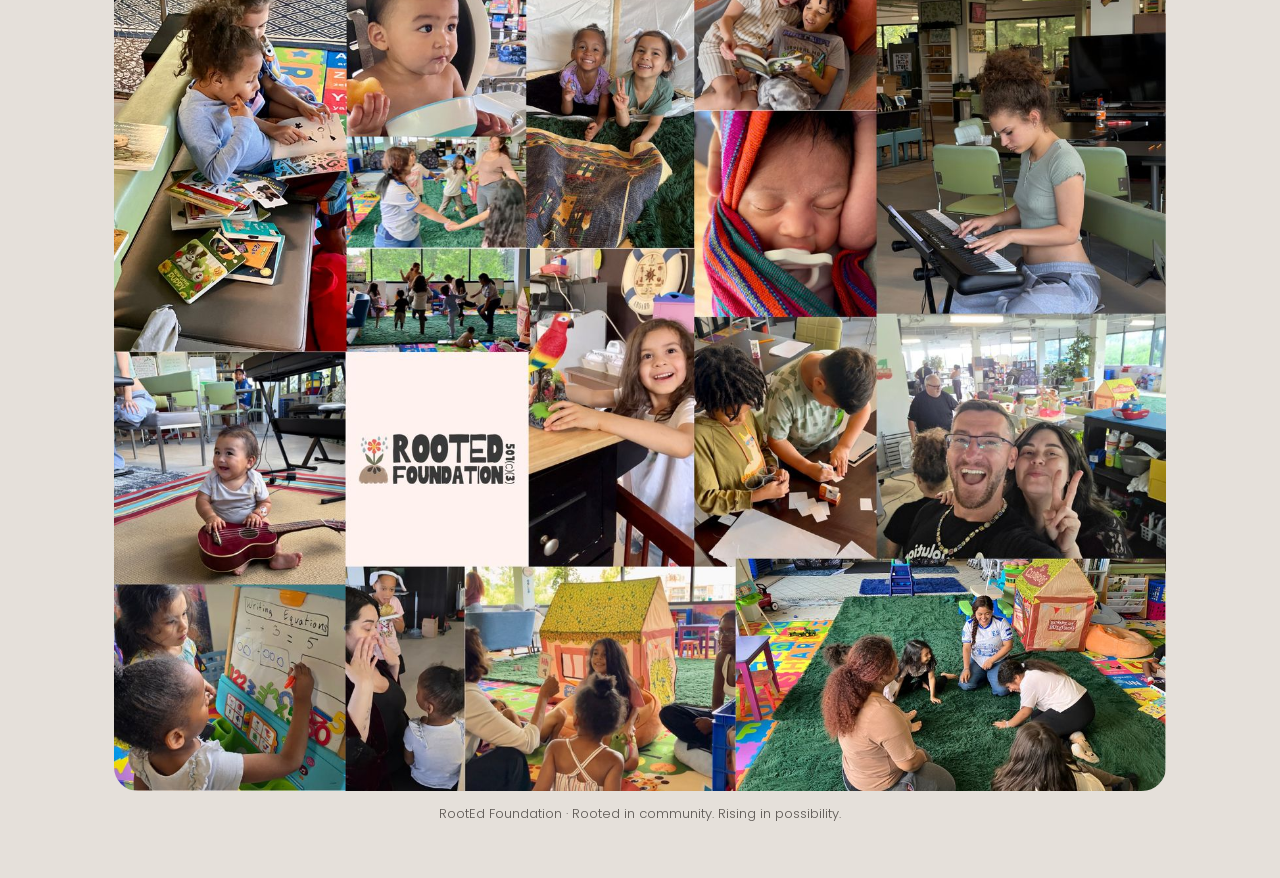
<file: visit/index.html>
<!doctype html>
<html lang="en">
<head>
<!-- Google tag (Analytics) -->
<script async src="https://www.googletagmanager.com/gtm.js?id=GTM-T46C59ZP"></script>
<script>
  window.dataLayer = window.dataLayer || [];
  function gtag(){dataLayer.push(arguments);}
  gtag('js', new Date());
</script>
  <meta charset="utf-8" />
  <meta name="viewport" content="width=device-width, initial-scale=1" />
  <title>Schedule a Tour | RootEd Foundation, Alexandria VA</title>
  <meta name="description" content="Schedule a tour or request information about RootEd Foundation’s two programs in Alexandria, VA: RootEd School House (birth to 12) and Root to Rise Microschool &amp; Project Center (13 and up). Tours on Mondays and Fridays." />
  <link rel="canonical" href="https://rooted-foundation.org/visit/" />
  <meta property="og:type" content="website" />
  <meta property="og:url" content="https://rooted-foundation.org/visit/" />
  <meta property="og:image" content="https://rooted-foundation.org/assets/og/home.jpg" />
  <meta name="twitter:card" content="summary_large_image" />
  <meta property="og:title" content="Schedule a Tour | RootEd Foundation" />
  <meta property="og:description" content="Come see the space, meet the staff, and see if RootEd feels like home." />
  <link rel="icon" type="image/png" href="/favicon.png" />
  <link rel="apple-touch-icon" href="/apple-touch-icon.png" />
  <link rel="preconnect" href="https://fonts.googleapis.com" />
  <link rel="preconnect" href="https://fonts.gstatic.com" crossorigin />
  <link href="https://fonts.googleapis.com/css2?family=Manrope:wght@300;400;500;600&family=Poppins:wght@300;400;500&display=swap" rel="stylesheet" />
  <link rel="stylesheet" href="/styles.css?v=19" />
</head>
<body>
  <header class="site-header">
    <a class="brand" href="/" aria-label="RootEd Foundation home">
      <img src="/assets/foundation.png" alt="RootEd Foundation" />
    </a>
    <a class="back-link" href="/">← Back to main site</a>
  </header>

  <main class="layout">
    <section class="intro">
      <h1 id="intro-title">Come see where<br />roots grow.</h1>
      <p class="lede" id="intro-lede">
        The best way to know if one is right for your family is to visit. Tours take about 30 minutes.
      </p>

      <details class="expect" id="tour-expect">
        <summary><h2 class="expect-title">What to expect on your tour</h2></summary>
        <ul class="facts">
          <li><svg class="stage" viewBox="0 0 32 32" width="40" height="40" aria-hidden="true"><path d="M2 22.5c3.5-2.6 8-3.6 14-3.6s10.5 1 14 3.6V27a3 3 0 0 1-3 3H5a3 3 0 0 1-3-3z" fill="var(--clay)"/><g stroke="var(--clay-deep)" stroke-width="1" fill="none" stroke-linecap="round"><path d="M16 21.5v4.5" /><path d="M16 23.5c-1.2 1-2.6 1.6-4 1.8"/><path d="M16 24c1.3.9 2.7 1.3 4.2 1.4"/></g><ellipse cx="16" cy="19.4" rx="4.4" ry="3.1" fill="#e2cfb3" stroke="var(--clay-deep)" stroke-width="1.1"/><path d="M14.2 18.6c.9-.7 2.1-.9 3.2-.5" stroke="var(--clay-deep)" stroke-width=".8" fill="none" stroke-linecap="round"/><path transform="translate(11 9) scale(1)" d="M0-4.2C1.4-2 2.6-.6 2.6 1a2.6 2.6 0 0 1-5.2 0c0-1.6 1.2-3 2.6-5.2z" fill="var(--rain)"/><path transform="translate(20.5 12.5) scale(0.8)" d="M0-4.2C1.4-2 2.6-.6 2.6 1a2.6 2.6 0 0 1-5.2 0c0-1.6 1.2-3 2.6-5.2z" fill="var(--rain)"/></svg><div><strong>See the space</strong><span>Walk through the rooms, outdoor space, and the places where your child would spend their day.</span></div></li>
          <li><svg class="stage" viewBox="0 0 32 32" width="40" height="40" aria-hidden="true"><path d="M2 22.5c3.5-2.6 8-3.6 14-3.6s10.5 1 14 3.6V27a3 3 0 0 1-3 3H5a3 3 0 0 1-3-3z" fill="var(--clay)"/><g stroke="var(--clay-deep)" stroke-width="1" fill="none" stroke-linecap="round"><path d="M16 21.5v4.5" /><path d="M16 23.5c-1.2 1-2.6 1.6-4 1.8"/><path d="M16 24c1.3.9 2.7 1.3 4.2 1.4"/><path d="M16 25.6c-.8 1-1.8 1.8-3 2.3"/></g><path d="M16 20.5V13" stroke="#5e8a4a" stroke-width="1.9" stroke-linecap="round"/><path d="M16 14.8c-1.2-3.2-4-4.5-6.6-4 .4 2.8 2.9 4.7 6.6 4z" fill="#7aa85e"/><path d="M16 13.8c1.1-3 3.8-4.3 6.3-3.8-.5 2.6-2.8 4.4-6.3 3.8z" fill="#93c172"/></svg><div><strong>Meet the staff</strong><span>Get to know the people who would work with your child each day.</span></div></li>
          <li><svg class="stage" viewBox="0 0 32 32" width="40" height="40" aria-hidden="true"><path d="M2 22.5c3.5-2.6 8-3.6 14-3.6s10.5 1 14 3.6V27a3 3 0 0 1-3 3H5a3 3 0 0 1-3-3z" fill="var(--clay)"/><g stroke="var(--clay-deep)" stroke-width="1" fill="none" stroke-linecap="round"><path d="M16 21.5v4.5" /><path d="M16 23.5c-1.2 1-2.6 1.6-4 1.8"/><path d="M16 24c1.3.9 2.7 1.3 4.2 1.4"/><path d="M16 25.6c-.8 1-1.8 1.8-3 2.3"/><path d="M16 25.8c.9.9 2 1.6 3.2 2"/></g><path d="M16 20.5V5.5" stroke="#5e8a4a" stroke-width="1.9" stroke-linecap="round"/><path d="M16 17.2c-1.5-3.2-5-4.3-7.8-3.4.6 3 3.9 4.7 7.8 3.4z" fill="#7aa85e"/><path d="M16 13.4c1.5-3.2 5-4.3 7.8-3.4-.6 3-3.9 4.7-7.8 3.4z" fill="#93c172"/><path d="M16 9.2c-1.1-2.8-3.9-3.9-6.3-3.2.5 2.6 3.1 4.1 6.3 3.2z" fill="#7aa85e"/><path d="M16 7c1-2.4 3.2-3.4 5.2-3-.4 2.2-2.6 3.5-5.2 3z" fill="#93c172"/></svg><div><strong>Learn how we teach</strong><span>Hear how culture, nature, play, and hands on projects shape each day.</span></div></li>
          <li><svg class="stage" viewBox="0 0 32 32" width="40" height="40" aria-hidden="true"><path d="M2 22.5c3.5-2.6 8-3.6 14-3.6s10.5 1 14 3.6V27a3 3 0 0 1-3 3H5a3 3 0 0 1-3-3z" fill="var(--clay)"/><g stroke="var(--clay-deep)" stroke-width="1" fill="none" stroke-linecap="round"><path d="M16 21.5v4.5" /><path d="M16 23.5c-1.2 1-2.6 1.6-4 1.8"/><path d="M16 24c1.3.9 2.7 1.3 4.2 1.4"/><path d="M16 25.6c-.8 1-1.8 1.8-3 2.3"/><path d="M16 25.8c.9.9 2 1.6 3.2 2"/></g><path d="M16 20.5V10" stroke="#5e8a4a" stroke-width="1.9" stroke-linecap="round"/><path d="M16 17.6c-1.5-3.2-5-4.3-7.8-3.4.6 3 3.9 4.7 7.8 3.4z" fill="#7aa85e"/><path d="M16 14.6c1.5-3.2 5-4.3 7.8-3.4-.6 3-3.9 4.7-7.8 3.4z" fill="#93c172"/><ellipse cx="16" cy="3.4" rx="2.5" ry="3.3" fill="var(--bloom)" transform="rotate(0 16 7)"/><ellipse cx="16" cy="3.4" rx="2.5" ry="3.3" fill="var(--bloom)" transform="rotate(60 16 7)"/><ellipse cx="16" cy="3.4" rx="2.5" ry="3.3" fill="var(--bloom)" transform="rotate(120 16 7)"/><ellipse cx="16" cy="3.4" rx="2.5" ry="3.3" fill="var(--bloom)" transform="rotate(180 16 7)"/><ellipse cx="16" cy="3.4" rx="2.5" ry="3.3" fill="var(--bloom)" transform="rotate(240 16 7)"/><ellipse cx="16" cy="3.4" rx="2.5" ry="3.3" fill="var(--bloom)" transform="rotate(300 16 7)"/><circle cx="16" cy="7" r="2.4" fill="#f2b631"/></svg><div><strong>Ask us anything</strong><span>Schedules, tuition, subsidies, enrollment. Bring your questions, and bring your child too.</span></div></li>
        </ul>
      </details>
    </section>

    <section class="card" aria-labelledby="form-title">
      <form id="lead-form" novalidate>
        <div class="form-head">
          <h2 id="form-title">Schedule a visit</h2>
          <p id="form-sub">Tell us a little about your family, then pick a time that works.</p>
          <p class="mode-switch">
            <span id="switch-lead">Not ready to visit?</span>
            <button type="button" id="mode-toggle" class="link-btn">Get info first</button>
          </p>
        </div>

        <fieldset>
          <legend>About you</legend>
          <div class="row two">
            <label>First name<input name="parentFirst" autocomplete="given-name" required /></label>
            <label>Last name<input name="parentLast" autocomplete="family-name" required /></label>
          </div>
          <div class="row two">
            <label>Email<input name="email" type="email" autocomplete="email" required /></label>
            <label>Phone<input name="phone" type="tel" autocomplete="tel" inputmode="tel" placeholder="(703) 555-0123" required /></label>
          </div>
        </fieldset>

        <fieldset>
          <legend>About your child</legend>
          <div class="row two">
            <label>Child's first name<input name="childFirst" required /></label>
            <label>Child's last name<input name="childLast" /></label>
          </div>
          <div class="row two">
            <label>Child's birthday<input name="childBirthday" type="date" required /></label>
            <label>Hoping to start
              <select name="startMonth" required><option value="">Choose a month</option></select>
            </label>
          </div>
          <p class="hint">Enrolling more than one child? Mention them in the note below and we'll add them.</p>
        </fieldset>

        <fieldset id="location-fieldset">
          <legend id="location-legend">Which location?</legend>
          <label class="sr-only" for="location">Location</label>
          <select id="location" name="location" required>
            <option value="">Choose a location</option>
            <option value="RootEd School House (5700 Colfax)">RootEd School House · birth to 12</option>
            <option value="Microschool &amp; Project Center (4700 King)">Microschool &amp; Project Center · ages 13 and up</option>
            <option value="Not sure yet" id="loc-unsure">Not sure yet</option>
          </select>
          <p class="hint" id="location-hint">Most new families start at the School House.</p>
        </fieldset>

        <fieldset id="slot-fieldset">
          <legend>Pick a tour time</legend>
          <div class="slot-days-wrap">
            <button type="button" class="day-nav" id="days-prev" aria-label="Earlier dates">&#8249;</button>
            <div id="slot-days" class="slot-days" role="tablist" aria-label="Tour dates"></div>
            <button type="button" class="day-nav" id="days-next" aria-label="Later dates">&#8250;</button>
          </div>
          <div id="slot-times" class="slot-times" role="radiogroup" aria-label="Tour times"></div>
          <p id="slot-status" class="hint" aria-live="polite">Loading available times…</p>
          <input type="hidden" name="slotId" />
        </fieldset>

        <fieldset>
          <legend>Anything you'd like us to know? <span class="optional">Optional</span></legend>
          <label class="sr-only" for="notes">Notes</label>
          <textarea id="notes" name="notes" rows="3" placeholder="Questions, schedule needs, what you're looking for…"></textarea>
        </fieldset>

        <p id="form-error" class="form-error" role="alert" hidden></p>

        <button type="submit" class="btn-primary" id="submit-btn">Book my visit</button>
        <p class="consent">
          By submitting, you agree to receive texts and emails from Root to Rise about your inquiry.
          Message &amp; data rates may apply. Reply STOP to opt out.
        </p>
      </form>

      <div id="success" class="success" hidden tabindex="-1">
        <div class="sprout" aria-hidden="true">
          <svg viewBox="0 0 64 64" width="56" height="56"><path d="M32 58V30" stroke="currentColor" stroke-width="3" stroke-linecap="round" fill="none"/><path d="M32 34c-10 0-16-6-16-16 10 0 16 6 16 16zM32 30c0-10 6-16 16-16 0 10-6 16-16 16z" fill="currentColor" opacity=".85"/></svg>
        </div>
        <h2 id="success-title">You're all set!</h2>
        <p id="success-body"></p>
        <div id="add-cal" class="add-cal" hidden>
          <p class="add-cal-label">Add it to your calendar:</p>
          <span class="add-cal-btns">
            <a id="cal-google" class="cal-btn" href="#" target="_blank" rel="noopener">Google Calendar</a><span class="cal-sep" aria-hidden="true">·</span><a id="cal-ics" class="cal-btn" href="#" download="root-to-rise-tour.ics">Apple / Outlook</a>
          </span>
        </div>
        <a class="btn-secondary" href="/">Back to Root to Rise</a>
      </div>
    </section>
  </main>

  <div class="collage-band"><img src="/assets/photos/community-collage.jpg" alt="A collage of RootEd students, babies and teachers reading, painting, making music and playing together, with the RootEd Foundation logo in the center" width="1600" height="1280" loading="lazy" decoding="async"></div>

<footer class="site-footer">
    <p>RootEd Foundation · Rooted in community. Rising in possibility.</p>
  </footer>

  <script src="/config.js?v=15"></script>
  <script src="/visit/app.js?v=16"></script>
</body>
</html>
</file>
<file: site.css>
:root{
  --ground:#E6E3DF; --paper:#F4F2EE; --ink:#393939; --ink-2:#4A4541; --muted:#5E5953;
  --line:#C9C3BB; --line-2:#D6D1CA; --dark:#2E2B29; --link:#A4472A;
  --display:Manrope, system-ui, sans-serif; --body:Poppins, system-ui, sans-serif;
}
*{box-sizing:border-box}
html{scroll-behavior:smooth}
body{margin:0;background:var(--ground);color:var(--ink);font-family:var(--body);font-size:17px;line-height:1.6}
a{color:var(--link)} a:hover{color:#7E3519}
img{display:block;max-width:100%}
h1,h2,h3,h4{font-family:var(--display);font-weight:600;margin:0}
p{margin:0}
.wrap{max-width:1360px;margin:0 auto}
.page{padding:0 16px;overflow-x:clip} /* clip keeps the sticky header working; stops the header divider from widening the page */
.draft{background:var(--ink);color:var(--paper);font-size:13px;text-align:center;padding:8px 16px}
.draft a{color:inherit;font-weight:700;text-decoration:underline;text-underline-offset:3px}
.btn{display:inline-block;background:var(--ink);color:#fff;text-decoration:none;padding:12px 22px;border-radius:999px;font-weight:500}
.btn:hover{color:#fff;background:#222}

/* Header */
.site-header{display:flex;align-items:center;justify-content:space-between;gap:16px;padding:16px 24px 20px}
/* Sticky header: stays on top while scrolling. Background bleeds to the screen edges. */
:root{--header-h:92px}
html{scroll-padding-top:var(--header-h)}
.site-header{position:sticky;top:0;z-index:50;background:var(--ground)}
.site-header::before{content:"";position:absolute;top:0;bottom:0;left:-100vmax;right:-100vmax;background:var(--ground);z-index:-1}
.site-header::after{content:"";position:absolute;left:-100vmax;right:-100vmax;bottom:0;height:1px;background:rgba(57,57,57,.12);opacity:0;transition:opacity .2s ease}
.site-header.is-stuck::after{opacity:1}
.site-header .logo img{height:52px;width:auto}
.nav{display:flex;align-items:center;gap:28px;font-size:15px}
.nav a.plain{color:var(--ink);text-decoration:none}
.nav a.plain:hover{text-decoration:underline;text-underline-offset:4px}

/* Hero */
.hero{position:relative;overflow:hidden;border-radius:48px;color:#fff;min-height:800px;padding:40px 40px 36px;display:flex;flex-direction:column;transition:background-color .6s ease}
.hero-bg{position:absolute;inset:40px 24px;display:grid;grid-template-columns:repeat(6,minmax(0,1fr));gap:16px;opacity:.16;pointer-events:none}
.hero-bg div{background:#fff;border-radius:24px}
.hero-intro{position:relative;z-index:4;max-width:400px;font-size:16px}
.carousel{position:absolute;left:0;right:0;top:110px;height:620px;z-index:3}
.clip{position:absolute;left:50%;top:0;width:320px;height:560px;margin-left:-160px;border:0;border-radius:28px;background:var(--dark);display:flex;align-items:flex-end;justify-content:center;padding:0 0 20px;cursor:pointer;transition:transform .6s ease,opacity .6s ease;font:inherit}
.clip{overflow:hidden}
.clip video{position:absolute;inset:0;width:100%;height:100%;object-fit:cover;display:block}
.clip span{font-size:13px;color:var(--ink);background:var(--paper);padding:6px 12px;border-radius:999px}
.bubble{position:absolute;left:50%;top:auto;bottom:140px;margin:0 0 0 -262px;max-width:200px;z-index:8;background:#fff;color:var(--ink);font-family:var(--display);font-weight:600;font-size:18px;line-height:1.25;padding:14px 18px;border-radius:22px;transform-origin:85% 0%;transform:rotate(-6deg) scale(.6);opacity:0;transition:opacity .35s ease .3s,transform .35s ease .3s;pointer-events:none}
.bubble::after{content:"";position:absolute;right:26px;top:-6px;width:14px;height:14px;background:#fff;transform:rotate(45deg);border-radius:3px}
.bubble.on{opacity:1;transform:rotate(-6deg) scale(1)}
.ctrl{position:absolute;left:50%;z-index:9;width:44px;height:44px;border-radius:999px;border:0;background:var(--paper);display:flex;align-items:center;justify-content:center;padding:0;cursor:pointer}
.ctrl.prev{margin-left:-182px;top:258px}
.ctrl.next{margin-left:138px;top:258px}
.ctrl.pause{margin-left:100px;top:16px;background:rgba(244,242,238,.92)}
.dots{position:absolute;left:0;right:0;top:584px;display:flex;justify-content:center;gap:4px}
.dots button{width:28px;height:28px;border:0;background:transparent;padding:0;display:flex;align-items:center;justify-content:center;cursor:pointer}
.dots span{display:block;width:8px;height:8px;border-radius:999px;background:#fff;opacity:.5;transition:width .3s ease}
.dots button[aria-current="true"] span{width:22px;opacity:1}
.hero-words{position:relative;z-index:4;margin-top:auto;display:flex;justify-content:space-between;align-items:flex-end;gap:24px;pointer-events:none}
.hero-words .big{display:block;max-width:calc(50% - 190px);font-family:var(--display);font-weight:700;font-size:clamp(40px,4.8vw,76px);line-height:1;letter-spacing:-.03em;margin:0}
.hero-words .right{text-align:right}

/* Sections */
.section{padding:96px 64px}
.h-xl{font-size:48px;line-height:1.05;letter-spacing:-.02em}
.h-l{font-size:40px;line-height:1.1;letter-spacing:-.015em}
.split{display:flex;flex-wrap:wrap;gap:48px 96px}
.split > .lead{flex:1 1 320px}
.split > .body{flex:2 1 560px}
.what p.big{font-size:24px;line-height:1.5}
.what p.big + p.big{margin-top:1em}
.facts{display:grid;grid-template-columns:repeat(4,minmax(0,1fr));border-top:1px solid var(--line);margin-top:32px}
.facts-dark{border-top-color:var(--muted);margin-top:0}
.facts-dark div + div{border-left-color:var(--muted)}
.facts.facts-dark strong{color:var(--paper)}
.facts.facts-dark span{color:var(--line-2)}
.what-lead{display:flex;flex-direction:column;gap:32px}
.what-photo{flex:1 1 auto;min-height:200px;background:#CFC8BF;border-radius:0;display:flex;align-items:flex-end;padding:16px}
.ph-img{position:relative;overflow:hidden}
.ph-img img{position:absolute;inset:0;width:100%;height:100%;object-fit:cover}
.what-photo span{font-size:12px;background:var(--paper);padding:4px 10px;border-radius:999px}
.facts div{padding:20px 20px 0}
.facts div:first-child{padding-left:0}
.facts div + div{border-left:1px solid var(--line)}
.facts strong{display:block;font-family:var(--display);font-weight:600;font-size:17px}
.facts span{font-size:15px;color:var(--muted)}

/* Photo lightbox */
.zoomable{cursor:zoom-in}
.lightbox{border:0;padding:0;background:transparent;max-width:100vw;max-height:100vh;width:100vw;height:100vh;margin:0;overflow:hidden}
.lightbox::backdrop{background:rgba(20,18,16,.88)}
.lightbox[open]{display:flex;align-items:center;justify-content:center}
.lightbox img{max-width:min(1200px,calc(100vw - 32px));max-height:calc(100vh - 120px);object-fit:contain;border:10px solid #fff;box-shadow:0 10px 40px rgba(0,0,0,.4);cursor:zoom-out}
.lightbox .lb-close{position:fixed;top:16px;right:16px;width:44px;height:44px;border-radius:999px;border:0;background:var(--paper);display:flex;align-items:center;justify-content:center;cursor:pointer}
@media (max-width: 820px){ .lightbox img{border-width:6px;max-height:calc(100vh - 140px)} }
.btn-secondary{margin-top:20px;display:inline-flex;align-items:center;min-height:48px;padding:0 24px;border-radius:999px;border:1.5px solid var(--ink);background:transparent;color:var(--ink);font:inherit;font-weight:500;cursor:pointer}
.btn-secondary:hover{background:var(--ink);color:var(--paper)}
.tour-grid{display:grid;grid-template-columns:repeat(2,minmax(0,1fr));gap:12px}
.tour-grid figure{margin:0;display:flex;flex-direction:column;gap:8px}
.tour-shot{aspect-ratio:4/3;background:#BFB7AC;border-radius:24px;overflow:hidden;display:flex;align-items:center;justify-content:center;color:var(--ink-2);font-size:13px}
.tour-shot img{width:100%;height:100%;object-fit:cover;display:block}
.tour-grid figcaption{font-size:15px;font-weight:500}
@media (max-width: 820px){.tour-grid{grid-template-columns:1fr}}
.ph-label{position:absolute;top:24px;right:28px;font-size:13px;background:var(--paper);padding:6px 12px;border-radius:999px;color:var(--ink)}

/* Programs */
.programs{background:var(--ink);color:var(--paper);border-radius:48px;padding:88px 64px 64px}
.programs-head{margin-bottom:56px}
.branches{display:grid;grid-template-columns:repeat(auto-fit,minmax(min(420px,100%),1fr));column-gap:16px;row-gap:16px}
.branch{background:var(--paper);color:var(--ink);border-radius:36px;padding:40px;display:grid;grid-template-rows:subgrid;grid-row:span 5;row-gap:20px}
.branch .logo-block{min-height:100px}
.branch .logo-block img{height:64px;width:auto}
.branch .sub{margin-top:8px;font-family:var(--display);font-weight:600;font-size:17px}
.branch .age{font-family:var(--display);font-weight:700;font-size:64px;line-height:.95;letter-spacing:-.03em}
.branch .desc{font-size:18px}
.callout{align-self:stretch;background:var(--ground);border-radius:24px;padding:20px 24px}
.callout h4{font-size:17px}
.callout p{margin-top:6px;font-size:15px;color:var(--ink-2)}

.more{justify-self:start;display:inline-flex;align-items:center;gap:8px;background:none;border:0;padding:10px 0;font:inherit;font-weight:500;color:var(--ink);cursor:pointer;text-decoration:underline;text-underline-offset:5px;text-decoration-thickness:1px}
.more svg{transition:transform .2s ease}
.more:hover svg{transform:translateX(4px)}

/* Program dialog */
.pd{border:0;padding:0;border-radius:36px;max-width:min(980px,calc(100vw - 32px));width:100%;max-height:calc(100vh - 48px);background:var(--paper);color:var(--ink);overflow:auto}
.pd::backdrop{background:rgba(46,43,41,.6)}
.pd-inner{padding:40px;display:flex;flex-direction:column;gap:20px}
.pd-top{display:flex;justify-content:space-between;align-items:flex-start;gap:16px}
.pd-top img{height:64px;width:auto}
.pd-close{width:44px;height:44px;border-radius:999px;border:1px solid var(--line);background:transparent;display:flex;align-items:center;justify-content:center;cursor:pointer;flex:none}
.pd-tag{display:inline-block;align-self:flex-start;background:var(--ink);color:var(--paper);font-size:13px;font-weight:500;padding:6px 14px;border-radius:999px}
.pd-age{font-family:var(--display);font-weight:700;font-size:48px;line-height:1;letter-spacing:-.03em}
.pd-copy{font-size:18px;max-width:620px}
.pd-gallery{display:grid;grid-template-columns:2fr 1fr;grid-template-rows:150px 150px;gap:12px}
.pd-gallery .ph{background:#BFB7AC;border-radius:24px;display:flex;align-items:flex-end;padding:14px}
.pd-gallery .ph:first-child{grid-row:span 2;background:#A89F94}
.pd-gallery .ph span{position:relative;z-index:1;font-size:12px;background:var(--paper);padding:4px 10px;border-radius:999px}
.pd-actions{position:sticky;bottom:0;background:var(--paper);margin:0 -40px -40px;padding:20px 40px 32px;display:flex;flex-wrap:wrap;align-items:center;gap:20px;border-top:1px solid var(--line-2)}
.pd-actions .btn{padding:16px 30px;font-size:17px}
.pd-actions small{font-size:14px;color:var(--muted)}

/* Approach */
.approach.wrap{background:var(--paper);border-radius:0;max-width:none;margin:16px -16px 0}
.approach .split{max-width:1232px;margin:0 auto}
.teach-lead{display:flex;flex-direction:column}
.teach-photo{flex:1 1 auto;min-height:240px;margin-bottom:32px;background:#CFC8BF;border-radius:32px;display:flex;align-items:flex-end;padding:16px}
.teach-photo span{font-size:12px;background:var(--paper);padding:4px 10px;border-radius:999px}
.row{display:flex;flex-wrap:wrap;gap:8px 48px;padding:32px 0;border-top:1px solid var(--line)}
.row h3{flex:1 1 220px;font-size:22px;line-height:1.25}
.row p{flex:2 1 340px;color:var(--ink-2)}
.row:last-child{padding-bottom:0}
.lead-sub{margin-top:20px;color:var(--muted);max-width:360px}
.lead-sub.ink{color:var(--ink)}

/* Steps */
.steps{list-style:none;margin:0;padding:0;display:grid;grid-template-columns:repeat(auto-fit,minmax(220px,1fr));border-top:1px solid var(--line)}
.steps li{padding:28px 24px 0}
.steps li:first-child{padding-left:0}
.steps li + li{border-left:1px solid var(--line)}
.steps h3{font-size:20px}
.steps p{margin-top:8px;font-size:15px;color:var(--ink-2)}

/* Tuition */
.tuition-head{margin-bottom:48px}
.aid{display:grid;grid-template-columns:repeat(auto-fit,minmax(260px,1fr));gap:16px}
.aid .card{background:var(--paper);border-radius:32px;padding:32px}
.aid h3{font-size:22px}
.aid p{margin-top:12px;font-size:16px;color:var(--ink-2)}

/* Visit */
.visit{background:var(--ink);color:var(--paper);border-radius:48px;padding:96px 64px}
.visit-top{display:flex;flex-wrap:wrap;justify-content:space-between;align-items:flex-end;gap:32px;margin-bottom:0}
.visit h2{font-family:var(--display);font-size:clamp(30px,4.2vw,56px);line-height:1.18;font-weight:500;letter-spacing:-.01em;max-width:760px}
.visit .btn-light{display:inline-block;background:var(--paper);color:var(--ink);text-decoration:none;padding:20px 36px;border-radius:999px;font-weight:500;font-size:18px}
.visit-contact{display:flex;flex-wrap:wrap;gap:16px 32px;margin-top:40px;padding-top:28px;border-top:1px solid rgba(255,255,255,.18)}
.visit-contact a{display:inline-flex;align-items:center;gap:10px;color:var(--paper);text-decoration:none;font-size:18px}
.visit-contact a:hover{text-decoration:underline}
.visit .note{padding-top:28px;border-top:1px solid var(--muted);color:var(--line-2)}

/* Footer */
.footer{display:flex;flex-direction:column;align-items:center;text-align:center;gap:32px;padding:64px 64px 32px;font-size:15px;color:var(--ink-2)}
.footer img{height:72px;width:auto}
.footer strong{display:block;font-weight:500;color:var(--ink)}
.footer .fine{align-self:stretch;padding-top:24px;border-top:1px solid var(--line);font-size:13px;color:var(--muted)}

/* Mobile */
@media (max-width: 820px){
  body{font-size:16px}
  .page{padding:0 12px}
  .site-header{padding:12px 8px 16px}
  .site-header .logo img{height:40px}
  .nav a.plain{display:none}
  .hero{border-radius:36px;padding:28px 20px 24px;min-height:0;align-items:stretch}
  .hero-bg{display:none}
  .hero-intro{order:4;max-width:none;font-size:15px;margin-top:16px}
  .hero-words{order:1;margin:0;flex-direction:column;align-items:stretch;gap:0}
  .hero-words .big{max-width:none;font-size:40px}
  .hero-words .left{order:1}
  .hero-words .right{order:3}
  .carousel{position:relative;top:auto;order:2;height:520px;margin:20px -20px}
  .hero{display:grid;grid-template-columns:1fr}
  .hero-words{display:contents}
  .hero-words .left{order:1}
  .carousel{order:2}
  .hero-words .right{order:1;text-align:left}
  .hero-intro{order:4}
  .clip{width:250px;height:440px;margin-left:-125px}
  .bubble{margin-left:-170px;font-size:16px;max-width:170px;top:auto;bottom:144px}
  .ctrl.prev,.ctrl.next{width:36px;height:36px;top:448px;background:rgba(244,242,238,.92)}
  .ctrl.prev{margin-left:-132px}
  .ctrl.next{margin-left:96px}
  .ctrl.pause{margin-left:68px;top:12px}
  .dots{top:460px}
  .section{padding:56px 12px}
  .h-xl{font-size:30px;line-height:1.12}
  .h-l{font-size:30px}
  .what p.big{font-size:18px}
  .facts{grid-template-columns:1fr}
  .what-photo{min-height:220px;order:2}
  .what-lead{display:contents}
  .what .split{display:flex;flex-direction:column;gap:24px}
  .what .body{order:1;flex:none}
  .what .what-photo{flex:none}
  .facts div,.facts div:first-child{padding:14px 0;border-left:0 !important;border-bottom:1px solid var(--line)}
  .programs{border-radius:36px;padding:44px 14px 14px}
  .programs-head{margin:0 8px 24px}
  .branch{border-radius:28px;padding:26px 22px;row-gap:12px}
  .branch .logo-block{min-height:0}
  .branch .logo-block img{height:46px}
  .branch .age{font-size:44px}
  .branch .desc{font-size:15px}
  .pd{border-radius:28px}
  .pd-inner{padding:24px 20px}
  .pd-top img{height:46px}
  .pd-age{font-size:36px}
  .pd-copy{font-size:16px}
  .pd-gallery{grid-template-columns:1fr 1fr;grid-template-rows:160px 100px}
  .pd-actions{margin:0 -20px -24px;padding:16px 20px 20px}
  .pd-gallery .ph:first-child{grid-row:auto;grid-column:span 2}
  .approach.wrap{border-radius:0;margin:12px -12px 0;padding:44px 24px 20px}
  .approach .split{flex-direction:column;gap:32px}
  .approach .lead,.approach .body{flex:none;width:100%}
  .teach-photo{flex:none;min-height:200px;margin-bottom:24px}
  .row{padding:18px 0}
  .row h3{font-size:18px}
  .row p{font-size:15px}
  .steps li,.steps li:first-child{padding:14px 0;border-left:0 !important;border-bottom:1px solid var(--line)}
  .visit{border-radius:36px;padding:48px 22px}
  .footer{padding:40px 12px 24px;gap:24px}
  .footer img{height:56px}
}
/* How we teach (SAS-style, option B) */
.teach2{margin:16px -16px 0;color:var(--dark)}
/* Shared section heads: eyebrow + statement + body, same as How we teach */
.sec-eyebrow{font-family:var(--body);font-size:13px;letter-spacing:.14em;text-transform:uppercase;font-weight:500;color:var(--muted);margin:0 0 28px}
.sec-statement{font-family:var(--display);font-size:clamp(30px,4.2vw,56px);line-height:1.18;font-weight:500;letter-spacing:-.01em;max-width:940px;margin:0}
.sec-body{font-size:24px;line-height:1.5;max-width:640px;margin:24px 0 0;color:var(--ink-2)}
.on-dark .sec-eyebrow{color:var(--line-2)}
.on-dark .sec-body{color:var(--line-2)}
@media (max-width: 820px){
  .sec-eyebrow{margin-bottom:20px}
  .sec-body{font-size:18px;margin-top:18px}
}
.t2-band{position:relative;overflow:hidden}
.t2-statement{background:#F5F4F0;padding:140px 64px}
.t2-inout{background:#ECEAE4;padding:130px 64px}
.t2-inner{max-width:1200px;margin:0 auto;position:relative}
.t2-eyebrow{font-family:var(--body);font-size:13px;letter-spacing:.14em;text-transform:uppercase;font-weight:500;color:var(--muted);margin:0 0 28px}
.t2-quote{font-family:var(--display);font-size:clamp(30px,4.2vw,56px);line-height:1.24;font-weight:500;letter-spacing:-.01em;max-width:940px}
.t2-mark{position:relative;white-space:nowrap}
.t2-mark svg{position:absolute;pointer-events:none;overflow:visible}
.t2-circle svg{left:-.28em;top:-.12em;width:calc(100% + .56em);height:calc(100% + .24em)}
.t2-squig svg{left:0;bottom:-.14em;width:100%;height:.22em}
.t2-under svg{left:0;bottom:-.06em;width:100%;height:.18em}
.t2-feature{position:absolute;right:-40px;top:150px;width:340px;height:255px;object-fit:cover;border:10px solid #fff;box-shadow:0 6px 14px rgba(0,0,0,.18);transform:rotate(5deg)}
.t2-grid{display:grid;grid-template-columns:minmax(0,1fr) minmax(0,1fr);gap:72px;align-items:center}
.t2-photos{position:relative;height:620px}
.t2-dots{position:absolute;right:-40px;top:0;width:min(580px,100%);height:480px;background-image:radial-gradient(#B9B2A8 1.6px,transparent 1.7px);background-size:18px 18px}
.t2-pol{position:absolute;object-fit:cover;border:10px solid #fff;box-shadow:2px 2px 4px rgba(26,26,26,.25)}
.t2-p1{right:0;top:50px;width:min(520px,88%);height:380px;transform:rotate(2deg)}
.t2-p2{left:0;top:300px;width:220px;height:310px;object-position:50% 30%;transform:rotate(-4deg)}
@media (max-width: 1180px){
  .t2-quote{max-width:none}
  .t2-feature{position:static;display:block;margin:48px auto 0;width:min(520px,92%);height:auto;aspect-ratio:4/3;transform:rotate(-2deg)}
}
@media (max-width: 820px){
  .teach2{margin:12px -12px 0}
  .t2-statement{padding:72px 24px}
  .t2-inout{padding:64px 24px 72px}
  .t2-eyebrow{margin-bottom:20px}
  .t2-feature{border-width:8px;margin-top:40px}
  .t2-grid{grid-template-columns:1fr;gap:32px}
  .t2-photos{height:400px}
  .t2-dots{left:30px;right:-24px;width:auto;height:300px}
  .t2-p1{width:290px;height:220px;top:30px;max-width:calc(100% - 10px)}
  .t2-p2{width:130px;height:185px;top:200px;border-width:8px}
}
@media (prefers-reduced-motion: reduce){
  html{scroll-behavior:auto}
  .clip,.bubble,.hero,.dots span{transition:none}
}

/* ---------- Main menu (all pages) ---------- */
.nav-item{position:relative}
.nav-top{font:inherit;color:var(--ink);background:none;border:0;padding:6px 0;display:inline-flex;align-items:center;gap:6px;cursor:pointer}
.nav-top svg{transition:transform .2s ease}
.nav-item.open .nav-top svg{transform:rotate(180deg)}
.nav-top:hover{text-decoration:underline;text-underline-offset:4px}
.nav-menu{position:absolute;top:calc(100% + 10px);left:-18px;min-width:320px;background:var(--paper);border-radius:20px;padding:10px;box-shadow:0 12px 32px rgba(46,43,41,.16);display:none;z-index:60}
.nav-menu::before{content:"";position:absolute;left:0;right:0;top:-12px;height:12px}
.nav-item.open .nav-menu{display:block}
.nav-menu a{display:block;padding:12px 14px;border-radius:12px;color:var(--ink);text-decoration:none}
.nav-menu a:hover,.nav-menu a:focus-visible{background:var(--ground)}
.nav-menu strong{display:block;font-weight:500;font-size:15px}
.nav-menu span{display:block;font-size:13px;color:var(--muted);margin-top:2px}
.nav a.plain[aria-current="page"],.nav-top.is-current{text-decoration:underline;text-underline-offset:4px}
.menu-toggle{display:none;width:44px;height:44px;border-radius:999px;border:1px solid var(--line);background:var(--paper);align-items:center;justify-content:center;cursor:pointer;padding:0}
.mobile-menu{position:absolute;left:0;right:0;top:100%;background:var(--ground);padding:8px 20px 28px;max-height:calc(100vh - var(--header-h));max-height:calc(100svh - var(--header-h));overflow:auto;border-top:1px solid rgba(57,57,57,.12)}
.mobile-menu[hidden]{display:none}
.mobile-menu .mm-group{padding:14px 0;border-bottom:1px solid var(--line)}
.mobile-menu .mm-label{font-size:12px;letter-spacing:.14em;text-transform:uppercase;color:var(--muted);margin:0 0 6px}
.mobile-menu a{display:block;padding:10px 0;color:var(--ink);text-decoration:none;font-family:var(--display);font-size:20px;font-weight:500}
.mobile-menu a span{display:block;font-family:var(--body);font-size:13px;font-weight:400;color:var(--muted)}
.mobile-menu .btn{margin-top:20px;text-align:center;color:#fff;font-family:var(--body);font-size:16px}
html.menu-open{overflow:hidden}
@media (max-width: 980px){
  .nav .nav-item,.nav a.plain{display:none}
  .menu-toggle{display:inline-flex}
  .nav{gap:10px}
}
@media (min-width: 981px){ .mobile-menu{display:none !important} }

/* ---------- Inner pages ---------- */
.crumbs{font-size:13px;color:var(--muted);margin:0 0 20px}
.crumbs a{color:var(--muted)}
.crumbs span{margin:0 6px}
.page-hero{padding:48px 64px 72px}
.page-hero h1{font-family:var(--display);font-size:clamp(34px,5vw,64px);line-height:1.08;font-weight:500;letter-spacing:-.02em;max-width:900px}
.page-hero .lead{font-size:22px;line-height:1.5;max-width:720px;margin-top:24px;color:var(--ink-2)}
.chips{display:flex;flex-wrap:wrap;gap:10px;margin-top:28px;padding:0;list-style:none}
.chips li{background:var(--paper);border-radius:999px;padding:8px 16px;font-size:14px}
.chips strong{font-weight:500}
.actions{display:flex;flex-wrap:wrap;align-items:center;gap:16px 24px;margin-top:32px}
.actions .link{color:var(--ink);font-weight:500}
.hero-photo{margin-top:48px;aspect-ratio:16/8;overflow:hidden;background:#CFC8BF}
.hero-photo img{width:100%;height:100%;object-fit:cover}
.hero-video{position:relative;margin-top:48px;aspect-ratio:16/9;overflow:hidden;background:#1a1a1a}
.hero-video iframe{position:absolute;inset:0;width:100%;height:100%;border:0}
@media (max-width:820px){.hero-video{margin-top:32px}}
.hero-photo-2{margin-top:16px;aspect-ratio:3/2}
.block{padding:72px 64px;border-top:1px solid var(--line)}
.block.tint{background:var(--paper);border-top:0;border-radius:48px}
.block .sec-statement{max-width:900px}
.prose{max-width:720px;margin-top:24px}
.prose p{font-size:19px;line-height:1.65;color:var(--ink-2)}
.prose p + p{margin-top:16px}
.cards{display:grid;grid-template-columns:repeat(auto-fit,minmax(260px,1fr));gap:16px;margin-top:40px}
.cards .card{background:var(--paper);border-radius:32px;padding:30px}
.block.tint .cards .card{background:var(--ground)}
.cards h3{font-size:22px;line-height:1.2}
.cards .age{font-size:13px;letter-spacing:.1em;text-transform:uppercase;color:var(--muted);margin:0 0 8px}
.cards p{margin-top:10px;font-size:16px;color:var(--ink-2)}
.cards ul{margin:12px 0 0;padding-left:18px;font-size:16px;color:var(--ink-2)}
.callout-note{margin-top:32px;background:var(--paper);border-left:4px solid var(--link);padding:20px 24px;max-width:760px}
.block.tint .callout-note{background:var(--ground)}
.callout-note p{font-size:16px;color:var(--ink-2)}
.callout-note strong{color:var(--ink);font-weight:500}
.path{width:100%;border-collapse:collapse;margin-top:40px;font-size:16px}
.path th,.path td{text-align:left;padding:16px 14px;border-bottom:1px solid var(--line);vertical-align:top}
.path th{font-size:12px;letter-spacing:.12em;text-transform:uppercase;color:var(--muted);font-weight:500}
.path td:first-child{font-family:var(--display);font-weight:600;font-size:18px;white-space:nowrap}
.phases{display:grid;grid-template-columns:repeat(5,1fr);gap:12px;margin:40px 0 0;padding:0;list-style:none;counter-reset:ph}
.phases li{background:var(--paper);padding:22px 18px;counter-increment:ph}
.phases li::before{content:counter(ph);display:block;font-family:var(--display);font-size:28px;font-weight:600;color:var(--link);margin-bottom:6px}
.phases strong{display:block;font-family:var(--display);font-size:20px;font-weight:600}
.gallery{display:grid;grid-template-columns:repeat(3,1fr);gap:12px;margin-top:40px}
.gallery figure{margin:0;aspect-ratio:4/3;overflow:hidden;background:#CFC8BF}
.gallery img{width:100%;height:100%;object-fit:cover}
.pill-list{display:flex;flex-wrap:wrap;gap:8px;margin:16px 0 0;padding:0;list-style:none}
.pill-list li{border:1px solid var(--line);border-radius:999px;padding:6px 14px;font-size:15px}
.next-steps{display:grid;grid-template-columns:repeat(auto-fit,minmax(260px,1fr));gap:16px;margin-top:40px}
.next-steps a{display:block;background:var(--paper);border-radius:32px;padding:28px;color:var(--ink);text-decoration:none}
.next-steps a:hover{background:#fff}
.next-steps strong{display:block;font-family:var(--display);font-size:22px;font-weight:600}
.next-steps span{display:block;margin-top:6px;font-size:15px;color:var(--muted)}
.inner-visit{margin-top:24px;margin-bottom:24px}
.footer nav{display:flex;flex-wrap:wrap;justify-content:center;gap:10px 22px;font-size:14px}
.footer nav a{color:var(--ink)}
.footer address{font-style:normal;display:flex;flex-wrap:wrap;justify-content:center;gap:8px 32px;font-size:14px}
.footer address strong{display:block}
@media (max-width: 820px){
  .page-hero{padding:24px 12px 48px}
  .page-hero .lead{font-size:18px}
  .hero-photo{aspect-ratio:4/3;margin-top:32px}
  .block{padding:48px 12px}
  .block.tint{border-radius:36px;padding:48px 20px}
  .prose p{font-size:17px}
  .path{font-size:15px}
  .path thead{display:none}
  .path tr{display:block;padding:14px 0;border-bottom:1px solid var(--line)}
  .path td{display:block;border:0;padding:2px 0}
  .path td:first-child{font-size:20px}
  .phases{grid-template-columns:1fr 1fr}
  .gallery{grid-template-columns:1fr 1fr;gap:8px}
  .cards .card{padding:24px}
}

/* Homepage links into the inner pages */
.t2-more{margin-top:20px}
.hero-intro strong{display:block;font-weight:500;margin-bottom:4px}
.gallery figure:only-child{grid-column:1/-1;aspect-ratio:16/7}
@media (max-width: 820px){ .gallery figure:first-child:nth-last-child(3){grid-column:1/-1;aspect-ratio:16/9} }
.block.tint .next-steps a,.block.tint .phases li{background:var(--ground)}
.block.tint .next-steps a:hover{background:#fff}

/* Photo strip (homepage): tilted photos that slide sideways with the scroll */
.strip{position:relative;overflow:hidden;margin:16px -16px 0;padding:56px 0 88px;perspective:1400px}
.strip-track{display:flex;align-items:center;width:max-content;will-change:transform}
.strip-card{flex:none;margin:0 -28px 0 0;width:clamp(240px,27vw,440px);aspect-ratio:4/3;overflow:hidden;background:#CFC8BF;border:8px solid #fff;box-shadow:0 10px 28px rgba(46,43,41,.18);transform:translateY(var(--y)) rotate(var(--r)) rotateY(-8deg);transition:transform .3s ease}
.strip-card:nth-child(odd){z-index:2}
.strip-card:hover{transform:translateY(calc(var(--y) - 6px)) rotate(0deg) rotateY(0deg);z-index:3}
.strip-card img{width:100%;height:100%;object-fit:cover}
.strip.is-static{overflow-x:auto;scroll-snap-type:x proximity}
.strip.is-static .strip-track{padding:0 24px}
@media (max-width: 820px){
  .strip{margin:8px -12px 0;padding:36px 0 56px}
  .strip-card{width:64vw;margin-right:-18px;border-width:6px}
}

/* Homepage: hero "Schedule a visit" button, and the header one that waits until it scrolls away */
.hero-cta{position:absolute;left:50%;top:744px;transform:translateX(-50%);z-index:5;display:inline-flex;align-items:center;min-height:52px;padding:0 30px;border-radius:999px;background:#fff;color:var(--ink);text-decoration:none;font-weight:500;font-size:17px;box-shadow:0 6px 18px rgba(0,0,0,.15)}
.hero-cta:hover{color:var(--ink);background:var(--paper)}
.hero{min-height:860px}
.site-header .nav-cta{transition:opacity .25s ease,transform .25s ease,visibility .25s}
.has-hero-cta:not(.cta-passed) .site-header .nav-cta{opacity:0;visibility:hidden;transform:translateY(-6px);pointer-events:none}
@media (max-width: 820px){
  .hero{min-height:0}
  .hero-cta{position:relative;left:auto;top:auto;transform:none;order:3;justify-self:center;margin:4px 0 8px}
  .hero-intro{order:4}
}

/* Stage carousel (How we teach) */
.stage-carousel{margin-top:40px}
.sc-track{display:flex;gap:16px;overflow-x:auto;scroll-snap-type:x mandatory;scroll-padding-left:0;padding:4px 2px 12px;scrollbar-width:none;-webkit-overflow-scrolling:touch}
.sc-track::-webkit-scrollbar{display:none}
.sc-card{flex:0 0 min(360px,30%);scroll-snap-align:start;background:var(--paper);border-radius:32px;padding:30px;display:flex;flex-direction:column}
.sc-num{font-family:var(--display);font-size:15px;font-weight:600;color:var(--link)}
.sc-card h3{font-size:30px;line-height:1.1;margin-top:14px}
.sc-age{margin-top:8px;font-size:17px;color:var(--ink)}
.sc-desc{margin-top:10px;font-size:15px;line-height:1.5;color:var(--muted);flex:1}
.sc-where{margin-top:14px;padding-top:14px;border-top:1px solid var(--line);font-size:15px;color:var(--muted)}
.sc-controls{display:flex;align-items:center;gap:16px;margin-top:20px}
.sc-btn{width:44px;height:44px;border-radius:999px;border:1px solid var(--line);background:var(--paper);color:var(--ink);display:inline-flex;align-items:center;justify-content:center;cursor:pointer}
.sc-btn:disabled{opacity:.35;cursor:default}
.sc-count{font-size:14px;color:var(--muted);min-width:44px;text-align:center}
@media (max-width: 820px){
  .sc-card{flex-basis:80%;padding:26px}
  .sc-card h3{font-size:26px}
}

.collage-band{max-width:1100px;margin:64px auto 0;padding:0 24px}
.collage-band img{display:block;width:100%;height:auto;border-radius:24px}
@media (max-width:820px){.collage-band{margin-top:40px;padding:0 12px}.collage-band img{border-radius:16px}}
.bubble.on .bubble-link{pointer-events:auto}
.bubble-link{color:inherit;text-decoration:underline;text-underline-offset:3px;text-decoration-thickness:2px}
#nbc4{scroll-margin-top:110px}
</file>
<file: styles.css>
:root {
  --stone: #e5e0da;
  --stone-deep: #d9d2c9;
  --paper: #f6f3ef;
  --ink: #393939;
  --ink-soft: #5c5753;
  --clay: #b18e75;
  --clay-deep: #8a6a55;
  --bloom: #e8643a;
  --rain: #8fb3c4;
  --line: #cfc7bd;
  --radius: 14px;
  --font-head: "Manrope", system-ui, sans-serif;
  --font-body: "Poppins", system-ui, sans-serif;
}

* { box-sizing: border-box; }
html { -webkit-text-size-adjust: 100%; }
body {
  margin: 0;
  background: var(--stone);
  color: var(--ink);
  font-family: var(--font-body);
  font-weight: 300;
  font-size: 16px;
  line-height: 1.6;
}

.site-header {
  position: sticky;
  top: 0;
  z-index: 50;
  background: var(--stone);
  box-shadow: 0 0 0 100vmax var(--stone);
  clip-path: inset(0 -100vmax);
  display: flex;
  align-items: center;
  justify-content: space-between;
  max-width: 1180px;
  margin: 0 auto;
  padding: 16px 24px;
}
.brand img { display: block; height: 52px; width: auto; }
.back-link {
  color: var(--ink);
  text-decoration: none;
  font-size: 15px;
  font-weight: 400;
}
.back-link:hover { text-decoration: underline; text-underline-offset: 4px; }

.layout {
  max-width: 1180px;
  margin: 0 auto;
  padding: 32px 24px 64px;
  display: grid;
  grid-template-columns: 1fr 1.1fr;
  gap: 56px;
  align-items: start;
}

.layout > * { min-width: 0; }

/* Intro */
.intro { position: sticky; top: 104px; padding-top: 24px; }
.eyebrow {
  margin: 0 0 12px;
  font-size: 13px;
  letter-spacing: .14em;
  text-transform: uppercase;
  color: var(--clay-deep);
  font-weight: 500;
}
h1 {
  font-family: var(--font-head);
  font-weight: 400;
  font-size: clamp(36px, 5vw, 54px);
  line-height: 1.08;
  letter-spacing: -.02em;
  margin: 0 0 20px;
}
.lede { font-size: 17px; max-width: 30em; margin: 0; color: var(--ink-soft); }

.facts { list-style: none; padding: 0; margin: 0; display: grid; gap: 18px; }
.facts li { display: flex; gap: 14px; align-items: flex-start; }
.facts strong { display: block; font-weight: 500; font-size: 15px; }
.facts span { font-size: 14px; color: var(--ink-soft); }
.dot {
  flex: none;
  width: 10px; height: 10px;
  margin-top: 8px;
  border-radius: 50%;
  background: var(--bloom);
}
.facts li:nth-child(2) .dot { background: var(--rain); }
.facts li:nth-child(3) .dot { background: var(--clay); }
.facts li:nth-child(4) .dot { background: var(--ink); }
.expect { margin-top: 36px; padding-top: 28px; border-top: 1px solid var(--line); max-width: 30em; }
.expect-title {
  font-family: var(--font-head);
  font-weight: 600;
  font-size: 13px;
  letter-spacing: .1em;
  text-transform: uppercase;
  color: var(--clay-deep);
  margin: 0 0 18px;
}
details.expect { border-bottom: 1px solid var(--line); padding-bottom: 28px; }
details.expect > summary {
  list-style: none; cursor: pointer;
  display: flex; align-items: center; justify-content: space-between; gap: 12px;
}
details.expect > summary::-webkit-details-marker { display: none; }
details.expect > summary .expect-title { margin: 0; }
details.expect > summary::after {
  content: ""; flex: none; width: 9px; height: 9px;
  border-right: 2px solid var(--clay-deep); border-bottom: 2px solid var(--clay-deep);
  transform: rotate(45deg) translateY(-3px); transition: transform .2s ease;
}
details.expect[open] > summary::after { transform: rotate(-135deg) translateY(-3px); }
details.expect[open] > summary { margin-bottom: 18px; }
details.expect > summary:focus-visible { outline: 2px solid var(--clay-deep); outline-offset: 4px; border-radius: 4px; }
@media (max-width: 880px) {
  details.expect { margin-top: 20px; padding-top: 16px; padding-bottom: 16px; }
}

/* Card */
.card {
  background: var(--paper);
  border-radius: var(--radius);
  padding: 36px;
  box-shadow: 0 1px 0 rgba(0,0,0,.04), 0 18px 40px -24px rgba(57,40,30,.35);
}
.form-head h2, .success h2 {
  font-family: var(--font-head);
  font-weight: 500;
  font-size: 28px;
  letter-spacing: -.01em;
  margin: 0 0 6px;
}
.form-head { margin-bottom: 26px; }
.form-head p { margin: 0; color: var(--ink-soft); font-size: 15px; }

fieldset { border: 0; padding: 0; margin: 0 0 26px; min-width: 0; }
legend {
  font-family: var(--font-head);
  font-weight: 600;
  font-size: 13px;
  letter-spacing: .1em;
  text-transform: uppercase;
  color: var(--clay-deep);
  margin-bottom: 12px;
  padding: 0;
}
.optional { text-transform: none; letter-spacing: 0; font-weight: 400; color: var(--ink-soft); margin-left: 6px; }

.row { display: grid; gap: 14px; margin-bottom: 14px; }
.row.two { grid-template-columns: 1fr 1fr; }
label { display: grid; gap: 6px; font-size: 14px; font-weight: 400; }

input, select, textarea {
  font: inherit;
  font-weight: 400;
  font-size: 16px;
  color: var(--ink);
  background: #fff;
  border: 1px solid var(--line);
  border-radius: 10px;
  padding: 11px 13px;
  width: 100%;
  transition: border-color .15s, box-shadow .15s;
}
textarea { resize: vertical; min-height: 88px; }
/* iOS Safari draws date fields wider than their box; keep them in line with the other fields. */
input[type="date"] {
  -webkit-appearance: none; appearance: none;
  display: block; min-width: 0; max-width: 100%;
  min-height: 46px; line-height: 1.4; text-align: left;
}
input[type="date"]::-webkit-date-and-time-value { text-align: left; margin: 0; }
input[type="date"]::-webkit-calendar-picker-indicator { opacity: .6; }
label > input, label > select, label > textarea { min-width: 0; }
input:focus, select:focus, textarea:focus {
  outline: none;
  border-color: var(--clay-deep);
  box-shadow: 0 0 0 3px rgba(177,142,117,.25);
}
.invalid { border-color: #c0492b !important; }
.hint { font-size: 13px; color: var(--ink-soft); margin: 4px 0 0; }

/* Slot picker */
.slot-days-wrap { display: flex; align-items: center; gap: 6px; margin-bottom: 12px; min-width: 0; }
.day-nav {
  flex: none;
  width: 32px; height: 32px;
  border-radius: 50%;
  border: 1px solid var(--line);
  background: #fff;
  color: var(--ink);
  font-size: 20px; line-height: 1;
  cursor: pointer;
  display: grid; place-items: center;
  padding: 0 0 2px;
}
.day-nav:disabled { opacity: .35; cursor: default; }
.day-nav:focus-visible { outline: 2px solid var(--clay-deep); outline-offset: 2px; }
.slot-days {
  flex: 1;
  min-width: 0;
  scroll-behavior: smooth;
  display: flex;
  max-width: 100%;
  gap: 8px;
  overflow-x: auto;
  padding-bottom: 6px;
  scrollbar-width: none;
}
.day-btn {
  flex: none;
  min-width: 72px;
  font: inherit;
  background: #fff;
  border: 1px solid var(--line);
  border-radius: 12px;
  padding: 10px 12px;
  cursor: pointer;
  text-align: center;
  color: var(--ink);
  line-height: 1.25;
}
.day-btn .dow { display: block; font-size: 12px; text-transform: uppercase; letter-spacing: .08em; color: var(--ink-soft); }
.day-btn .dnum { display: block; font-family: var(--font-head); font-size: 20px; font-weight: 500; }
.day-btn .mon { display: block; font-size: 12px; color: var(--ink-soft); }
.day-btn[aria-selected="true"] { background: var(--ink); border-color: var(--ink); color: var(--paper); }
.day-btn[aria-selected="true"] .dow, .day-btn[aria-selected="true"] .mon { color: var(--stone-deep); }

.slot-times { display: grid; grid-template-columns: repeat(auto-fill, minmax(112px, 1fr)); gap: 8px; }
.time-btn {
  font: inherit;
  font-weight: 400;
  background: #fff;
  border: 1px solid var(--line);
  border-radius: 999px;
  padding: 9px 12px;
  cursor: pointer;
  color: var(--ink);
}
.time-btn small { display: block; font-size: 11px; color: var(--ink-soft); }
.time-btn[aria-checked="true"] { background: var(--bloom); border-color: var(--bloom); color: #fff; }
.time-btn[aria-checked="true"] small { color: #fff; }
.day-btn:focus-visible, .time-btn:focus-visible, .link-btn:focus-visible, .btn-primary:focus-visible {
  outline: 2px solid var(--clay-deep);
  outline-offset: 2px;
}

/* Buttons */
.btn-primary {
  width: 100%;
  font: inherit;
  font-weight: 500;
  font-size: 16px;
  background: var(--ink);
  color: var(--paper);
  border: 0;
  border-radius: 999px;
  padding: 15px 20px;
  cursor: pointer;
  transition: background .15s, transform .1s;
}
.btn-primary:hover { background: #222; }
.btn-primary:active { transform: translateY(1px); }
.btn-primary[disabled] { opacity: .6; cursor: progress; }
.btn-secondary {
  display: inline-block;
  margin-top: 8px;
  color: var(--ink);
  border: 1px solid var(--ink);
  border-radius: 999px;
  padding: 11px 22px;
  text-decoration: none;
  font-weight: 400;
}
.consent { font-size: 12px; color: var(--ink-soft); text-align: center; margin: 12px 0 0; }

.form-head .mode-switch {
  display: inline-flex;
  flex-wrap: wrap;
  align-items: baseline;
  gap: 2px;
  margin: 14px 0 0;
  padding: 8px 14px;
  background: var(--stone);
  border-radius: 999px;
  font-size: 14px;
  color: var(--ink-soft);
}
.link-btn {
  font: inherit;
  font-weight: 500;
  background: none;
  border: 0;
  padding: 0 0 0 4px;
  color: var(--ink);
  text-decoration: underline;
  text-underline-offset: 4px;
  text-decoration-color: var(--clay);
  cursor: pointer;
}

.form-error {
  background: #fbe9e3;
  color: #8a2f17;
  border-radius: 10px;
  padding: 10px 14px;
  font-size: 14px;
  margin: 0 0 14px;
}

/* Success */
.success { text-align: center; padding: 24px 8px; outline: none; }
.sprout { color: var(--clay-deep); margin-bottom: 8px; }
.success p { color: var(--ink-soft); max-width: 28em; margin: 0 auto 20px; }

.site-footer { text-align: center; font-size: 13px; color: var(--ink-soft); padding: 0 24px 40px; }

.sr-only {
  position: absolute; width: 1px; height: 1px; padding: 0; margin: -1px;
  overflow: hidden; clip: rect(0,0,0,0); white-space: nowrap; border: 0;
}

@media (max-width: 880px) {
  .layout { grid-template-columns: 1fr; gap: 28px; padding-top: 12px; }
  .intro { position: static; padding-top: 0; }
  .facts { grid-template-columns: 1fr 1fr; gap: 14px 18px; }
}
@media (max-width: 560px) {
  .site-header { padding: 12px 16px; }
  .brand img { height: 40px; }
  .layout { padding: 12px 16px 48px; }
  .card { padding: 24px 18px; }
  .row.two { grid-template-columns: 1fr; }
  .facts { grid-template-columns: 1fr; }
}
@media (prefers-reduced-motion: reduce) { * { transition: none !important; } }

.facts .stage { flex: none; width: 40px; height: 40px; margin-top: -6px; }
.facts li { gap: 16px; }
.slot-days::-webkit-scrollbar { display: none; }
@media (max-width: 560px) { .day-nav { display: none; } .slot-days { scrollbar-width: thin; } }

/* Add to calendar */
.add-cal { margin: -4px auto 26px; font-size: 15px; color: var(--ink-soft); }
.add-cal-label { display: inline; margin: 0 !important; }
.add-cal-btns { display: inline; }
.cal-btn {
  color: var(--ink);
  font-weight: 500;
  text-decoration: underline;
  text-underline-offset: 4px;
  text-decoration-color: var(--clay);
  white-space: nowrap;
}
.cal-btn:hover { text-decoration-color: var(--ink); }
.cal-btn:focus-visible { outline: 2px solid var(--clay-deep); outline-offset: 2px; border-radius: 2px; }
.cal-sep { margin: 0 8px; color: var(--ink-soft); }

/* ---------- Registration page ---------- */
.reg .intro .facts .dot { margin-top: 9px; }
.private-note { font-size: 13px; color: var(--ink-soft); margin: 22px 0 0; }

.view.message { text-align: center; padding: 24px 8px; outline: none; }
.view.message h2 { font-family: var(--font-head); font-weight: 500; font-size: 26px; margin: 0 0 8px; }
.view.message p { color: var(--ink-soft); max-width: 28em; margin: 0 auto 20px; }

.steps { list-style: none; display: flex; gap: 8px; padding: 0; margin: -6px 0 28px; counter-reset: step; }
.steps li {
  flex: 1; counter-increment: step;
  font-size: 13px; font-weight: 500; color: var(--ink-soft);
  border-top: 3px solid var(--line); padding-top: 8px;
}
.steps li::before { content: counter(step) ". "; }
.steps li.current { color: var(--ink); border-color: var(--bloom); }
.steps li.done { color: var(--ink); border-color: var(--clay); cursor: pointer; }

.sublabel { font-size: 14px; font-weight: 400; margin: 16px 0 8px; }
.hint.top { margin: -4px 0 12px; }
label.check {
  display: flex; gap: 10px; align-items: flex-start;
  font-size: 15px; font-weight: 300; margin: 0 0 12px; line-height: 1.45; cursor: pointer;
}
label.check input { width: 18px; height: 18px; flex: none; margin: 2px 0 0; padding: 0; accent-color: var(--ink); }
label.check.spaced { margin-top: 16px; }
.chips { display: flex; flex-wrap: wrap; gap: 8px 18px; }
.chips label.check { margin: 0; }
.reveal { margin: 0 0 14px; }
fieldset > label:not(.check) { margin-bottom: 14px; }

.people { display: grid; gap: 10px; margin-bottom: 8px; }
.person {
  display: grid; grid-template-columns: 1.3fr 1fr 1fr 28px; gap: 10px; align-items: end;
  padding: 12px; background: #fff; border: 1px solid var(--line); border-radius: 12px;
}
.person label { font-size: 13px; }
.person input { padding: 9px 11px; font-size: 15px; }
.remove-person {
  width: 28px; height: 38px; border: 0; background: none; color: var(--ink-soft);
  font-size: 20px; cursor: pointer; border-radius: 8px;
}
.remove-person:hover { color: var(--ink); background: var(--stone); }
.link-btn.small { font-size: 13px; }
.add-person { padding-left: 0; font-size: 14px; }

.doc-list { list-style: none; padding: 0; margin: 0 0 24px; display: grid; gap: 12px; }
.doc { background: #fff; border: 1px solid var(--line); border-radius: 12px; padding: 16px; }
.doc.has { border-color: #b9cfa9; }
.doc.busy { opacity: .6; pointer-events: none; }
.doc-head { display: flex; gap: 12px; align-items: flex-start; }
.doc-head strong { font-weight: 500; }
.doc-mark {
  flex: none; width: 24px; height: 24px; border-radius: 50%;
  border: 1.5px solid var(--line); display: grid; place-items: center;
  font-size: 13px; color: #fff; margin-top: 1px;
}
.doc.has .doc-mark { background: #5e8a4a; border-color: #5e8a4a; }
.doc-help { display: block; font-size: 13px; color: var(--ink-soft); }
.tag {
  display: inline-block; margin-left: 8px; padding: 1px 8px; border-radius: 999px;
  background: var(--stone); font-size: 11px; font-weight: 500; letter-spacing: .04em;
  text-transform: uppercase; color: var(--clay-deep); vertical-align: 2px;
}
.doc-files { list-style: none; padding: 0; margin: 10px 0 0 36px; font-size: 14px; }
.doc-files li { display: flex; gap: 12px; align-items: baseline; justify-content: space-between; padding: 4px 0; border-top: 1px dashed var(--line); }
.doc-files li span { overflow-wrap: anywhere; }
.verified { font-size: 12px; font-style: normal; color: #5e8a4a; font-weight: 500; }
.upload-btn {
  display: inline-flex; margin: 12px 0 0 36px; cursor: pointer;
  border: 1px solid var(--ink); border-radius: 999px; padding: 7px 16px;
  font-size: 14px; font-weight: 400;
}
.upload-btn:hover { background: var(--ink); color: var(--paper); }
.upload-btn input { position: absolute; width: 1px; height: 1px; opacity: 0; }
.upload-btn:focus-within { outline: 2px solid var(--clay-deep); outline-offset: 2px; }
.doc-status { font-size: 13px; margin: 8px 0 0 36px; color: var(--ink-soft); }
.doc-status:empty { display: none; }
.doc-status.err { color: #8a2f17; }

.missing { background: #fdf3e1; border-radius: 10px; padding: 12px 16px; font-size: 14px; margin: 0 0 14px; }
.missing p { margin: 0 0 4px; font-weight: 400; }
.missing ul { margin: 0; padding-left: 20px; }

.step-nav { display: flex; gap: 12px; margin-top: 8px; }
.step-nav .btn-primary { flex: 1; }
.btn-ghost {
  font: inherit; font-weight: 400; background: none; color: var(--ink);
  border: 1px solid var(--line); border-radius: 999px; padding: 14px 22px; cursor: pointer;
}
.btn-ghost:hover { border-color: var(--ink); }
.saved-note { font-size: 12px; color: var(--ink-soft); text-align: center; margin: 12px 0 0; min-height: 1em; }

@media (max-width: 560px) {
  .person { grid-template-columns: 1fr 1fr; }
  .person label:first-child { grid-column: 1 / -1; }
  .remove-person { position: absolute; }
  .person { position: relative; padding-right: 40px; }
  .remove-person { top: 6px; right: 6px; }
  .doc-files, .upload-btn, .doc-status { margin-left: 0; }
}
label.check .optional { margin-left: 4px; }
@media (max-width: 880px) {
  .reg .intro .expect { display: none; }
  .reg .intro .lede { font-size: 15px; }
}

.collage-band{max-width:1100px;margin:64px auto 0;padding:0 24px}
.collage-band img{display:block;width:100%;height:auto;border-radius:24px}
@media (max-width:820px){.collage-band{margin-top:40px;padding:0 12px}.collage-band img{border-radius:16px}}
</file>
